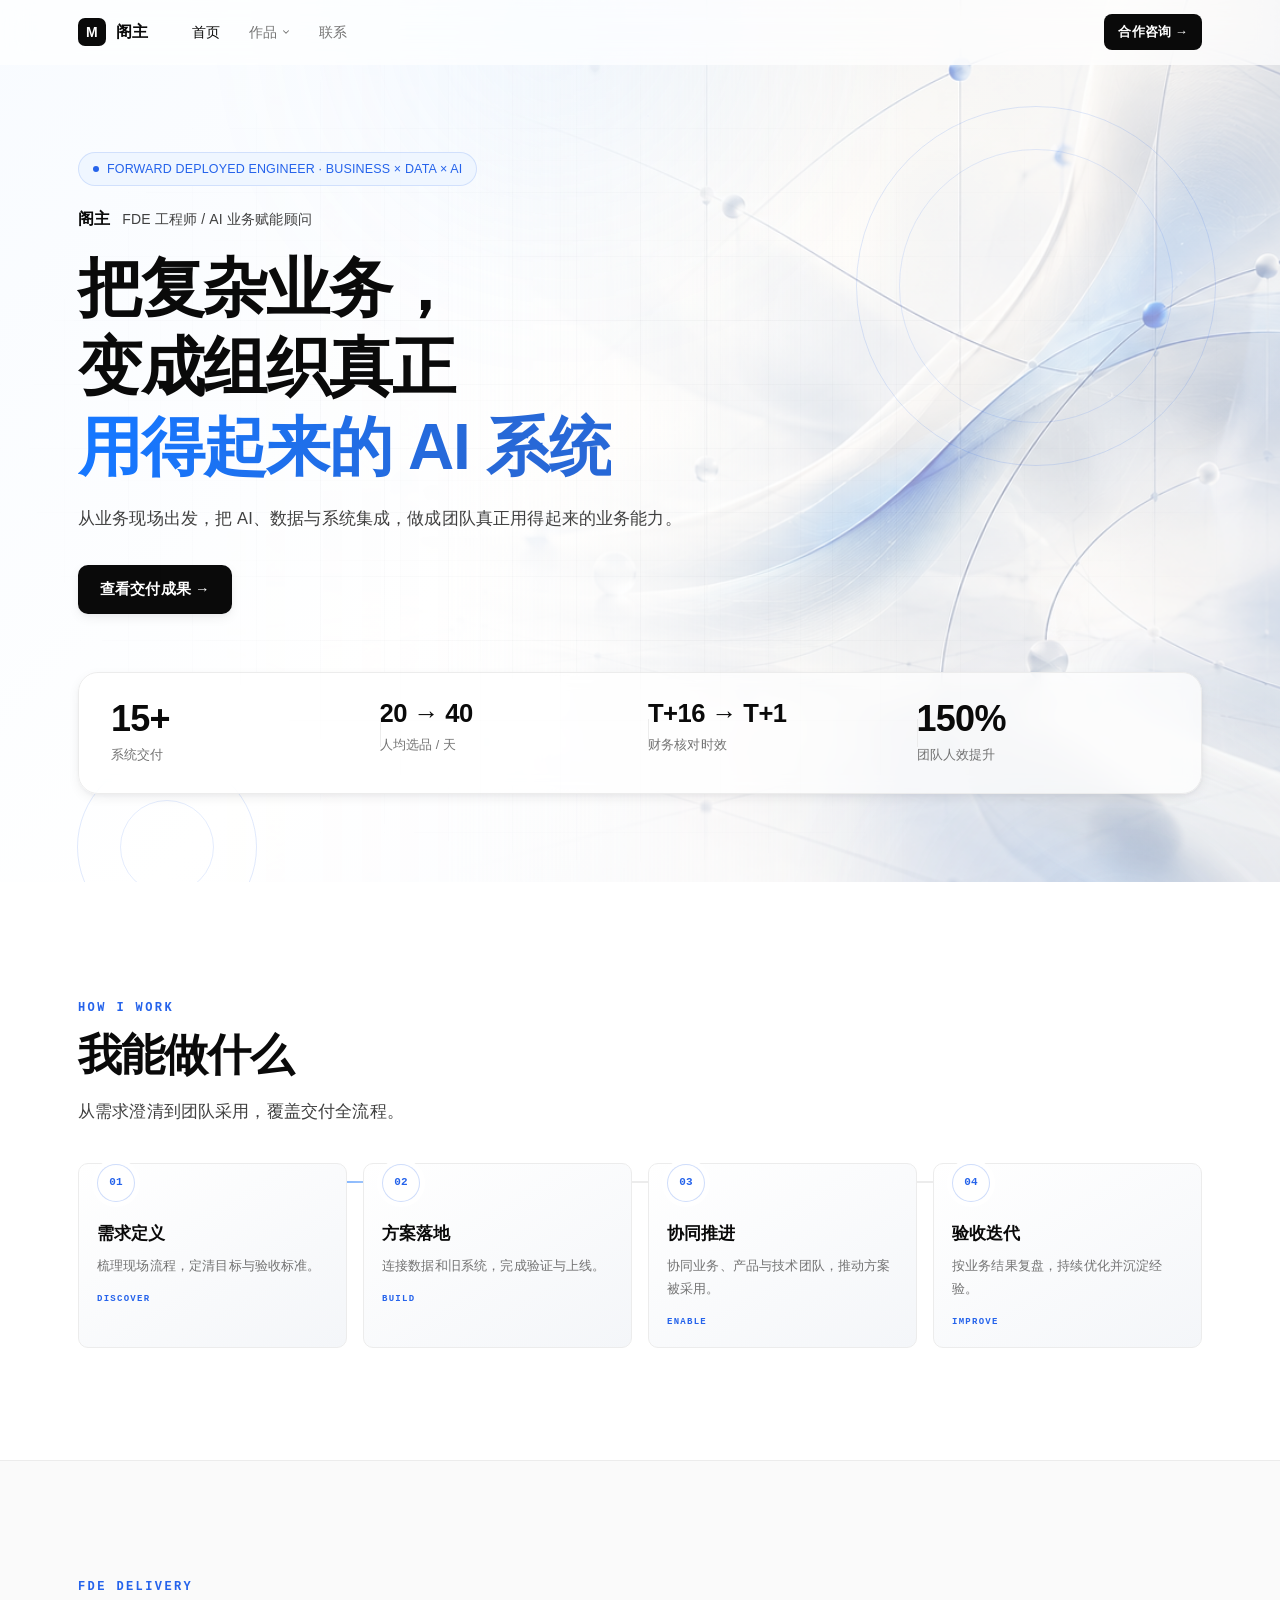
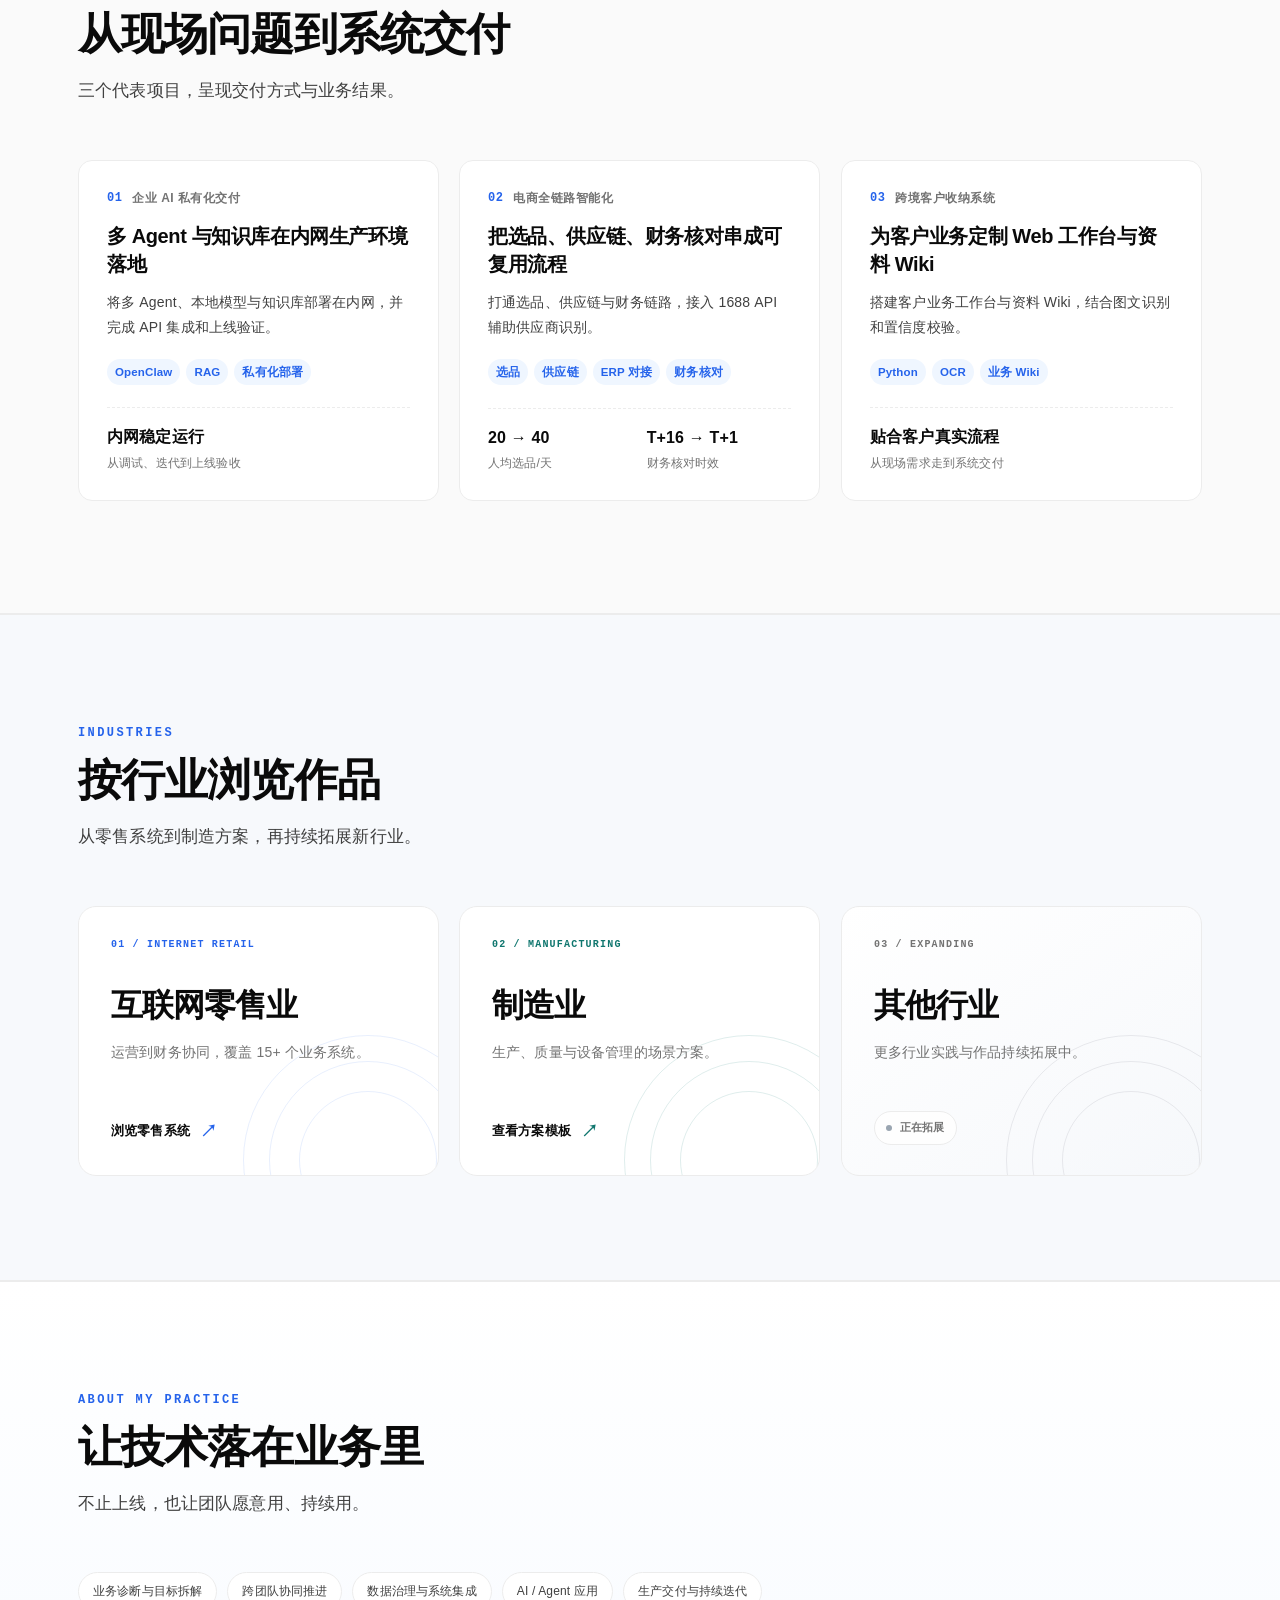
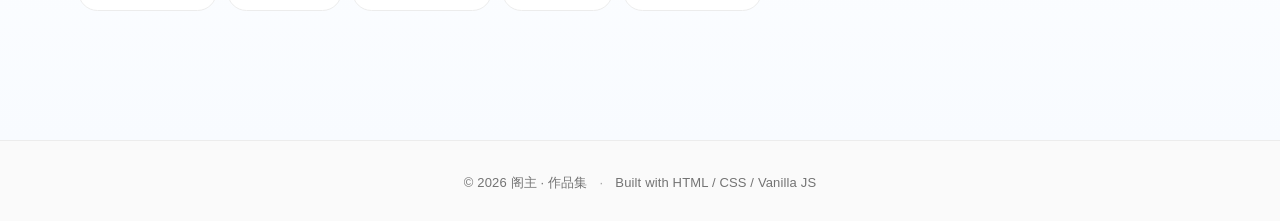
<file: index.html>
<!DOCTYPE html>
<html lang="zh-CN">
<head>
  <meta charset="UTF-8" />
  <meta name="viewport" content="width=device-width, initial-scale=1.0" />
  <title>阁主 · FDE 工程师 / AI 业务赋能顾问 · 作品集</title>
  <link rel="icon" type="image/svg+xml" href="assets/favicon.svg" />
  <meta name="description" content="阁主 · FDE 工程师 / AI 业务赋能顾问：从业务现场出发，把 AI、数据与系统集成做成团队用得起来的业务能力。" />
  <meta property="og:type" content="website" />
  <meta property="og:title" content="阁主 · FDE 工程师 / AI 业务赋能顾问 · 作品集" />
  <meta property="og:description" content="从业务诊断、数据治理到 Agent 构建、私有化部署与组织推广，交付可验证、可持续采用的企业 AI 系统。" />
  <meta property="og:image" content="assets/og-image.svg" />

  <link rel="stylesheet" href="assets/style.css?v=home-motion-20261005" />
</head>
<body data-page="index">

  <!-- HERO -->
  <section class="hero" id="hero">
    <div class="hero__bg" aria-hidden="true">
      <div class="hero__art"><img src="assets/hero-flow-atmosphere.png" alt="" width="1664" height="1024" fetchpriority="high" /></div>
      <div class="hero__grid"></div>
      <div class="hero__glow hero__glow--1"></div>
      <div class="hero__glow hero__glow--2"></div>
      <div class="hero__signal hero__signal--1"></div>
      <div class="hero__signal hero__signal--2"></div>
    </div>

    <div class="container hero__inner">
      <div class="hero__copy">
        <div class="hero__eyebrow">
          <span class="hero__dot"></span>
          <span>FORWARD DEPLOYED ENGINEER · BUSINESS × DATA × AI</span>
        </div>

        <div class="hero__identity" aria-label="个人职业身份">
          <strong>阁主</strong>
          <span>FDE 工程师 / AI 业务赋能顾问</span>
        </div>

        <h1 class="hero__title">
          <span class="hero__title-line">把复杂业务，</span>
          <span class="hero__title-line">变成组织真正</span>
          <span class="hero__title-line"><span class="hero__title-em">用得起来的 AI 系统</span></span>
        </h1>

        <p class="hero__sub">
          从业务现场出发，把 AI、数据与系统集成，做成团队真正用得起来的业务能力。
        </p>

        <div class="hero__cta">
          <a class="btn btn--primary" href="retail.html">查看交付成果 →</a>
        </div>
      </div>

      <ul class="hero__stats" aria-label="关键数据">
        <li class="hero__stat">
          <span class="hero__stat-num" data-count="15" data-suffix="+">0</span>
          <span class="hero__stat-label">系统交付</span>
        </li>
        <li class="hero__stat">
          <span class="hero__stat-num hero__stat-num--text">20 → 40</span>
          <span class="hero__stat-label">人均选品 / 天</span>
        </li>
        <li class="hero__stat">
          <span class="hero__stat-num hero__stat-num--text">T+16 → T+1</span>
          <span class="hero__stat-label">财务核对时效</span>
        </li>
        <li class="hero__stat">
          <span class="hero__stat-num" data-count="150" data-suffix="%">0</span>
          <span class="hero__stat-label">团队人效提升</span>
        </li>
      </ul>

    </div>
  </section>

  <section class="fde-model" id="fde-model">
    <div class="container">
      <header class="section__head" data-reveal>
        <span class="section__eyebrow">HOW I WORK</span>
        <h2 class="section__title">我能做什么</h2>
        <p class="section__desc">从需求澄清到团队采用，覆盖交付全流程。</p>
      </header>
      <div class="fde-model__flow" aria-label="FDE 项目交付的四个阶段">
        <div class="fde-model__track" aria-hidden="true"><span></span></div>
        <article class="fde-model__item" data-reveal="left">
          <span class="fde-model__num">01</span><h3>需求定义</h3>
          <p>梳理现场流程，定清目标与验收标准。</p>
          <small>DISCOVER</small>
        </article>
        <article class="fde-model__item" data-reveal>
          <span class="fde-model__num">02</span><h3>方案落地</h3>
          <p>连接数据和旧系统，完成验证与上线。</p>
          <small>BUILD</small>
        </article>
        <article class="fde-model__item" data-reveal>
          <span class="fde-model__num">03</span><h3>协同推进</h3>
          <p>协同业务、产品与技术团队，推动方案被采用。</p>
          <small>ENABLE</small>
        </article>
        <article class="fde-model__item" data-reveal="right">
          <span class="fde-model__num">04</span><h3>验收迭代</h3>
          <p>按业务结果复盘，持续优化并沉淀经验。</p>
          <small>IMPROVE</small>
        </article>
      </div>
    </div>
  </section>

  <!-- FDE 代表成果：补充简历中的量化交付，不替代现有作品集 -->
  <section class="fde-cases" id="featured-cases">
    <div class="container">
      <header class="section__head" data-reveal>
        <span class="section__eyebrow">FDE DELIVERY</span>
        <h2 class="section__title">从现场问题到系统交付</h2>
        <p class="section__desc">三个代表项目，呈现交付方式与业务结果。</p>
      </header>

      <div class="fde-cases__grid">
        <article class="fde-case" data-reveal="left">
          <div class="fde-case__meta"><span>01</span> 企业 AI 私有化交付</div>
          <h3>多 Agent 与知识库在内网生产环境落地</h3>
          <p>将多 Agent、本地模型与知识库部署在内网，并完成 API 集成和上线验证。</p>
          <ul class="fde-case__tags" aria-label="相关技术">
            <li>OpenClaw</li><li>RAG</li><li>私有化部署</li>
          </ul>
          <div class="fde-case__result"><strong>内网稳定运行</strong><span>从调试、迭代到上线验收</span></div>
        </article>

        <article class="fde-case" data-reveal="scale">
          <div class="fde-case__meta"><span>02</span> 电商全链路智能化</div>
          <h3>把选品、供应链、财务核对串成可复用流程</h3>
          <p>打通选品、供应链与财务链路，接入 1688 API 辅助供应商识别。</p>
          <ul class="fde-case__tags" aria-label="业务结果">
            <li>选品</li><li>供应链</li><li>ERP 对接</li><li>财务核对</li>
          </ul>
          <div class="fde-case__metrics">
            <div><strong>20 → 40</strong><span>人均选品/天</span></div>
            <div><strong>T+16 → T+1</strong><span>财务核对时效</span></div>
          </div>
        </article>

        <article class="fde-case" data-reveal="right">
          <div class="fde-case__meta"><span>03</span> 跨境客户收纳系统</div>
          <h3>为客户业务定制 Web 工作台与资料 Wiki</h3>
          <p>搭建客户业务工作台与资料 Wiki，结合图文识别和置信度校验。</p>
          <ul class="fde-case__tags" aria-label="相关技术">
            <li>Python</li><li>OCR</li><li>业务 Wiki</li>
          </ul>
          <div class="fde-case__result"><strong>贴合客户真实流程</strong><span>从现场需求走到系统交付</span></div>
        </article>
      </div>
    </div>
  </section>

  <!-- 行业作品入口 -->
  <section class="industries" id="industries">
    <div class="container">
      <header class="section__head" data-reveal>
        <span class="section__eyebrow">INDUSTRIES</span>
        <h2 class="section__title">按行业浏览作品</h2>
        <p class="section__desc">从零售系统到制造方案，再持续拓展新行业。</p>
      </header>

      <div class="industries__grid">
        <a class="industry-card industry-card--retail" href="retail.html" data-reveal="left">
          <span class="industry-card__meta">01 / INTERNET RETAIL</span>
          <h3>互联网零售业</h3>
          <p>运营到财务协同，覆盖 15+ 个业务系统。</p>
          <span class="industry-card__link">浏览零售系统 <span aria-hidden="true">↗</span></span>
          <i class="industry-card__orb" aria-hidden="true"></i>
        </a>
        <a class="industry-card industry-card--manufacturing" href="manufacturing.html" data-reveal="right">
          <span class="industry-card__meta">02 / MANUFACTURING</span>
          <h3>制造业</h3>
          <p>生产、质量与设备管理的场景方案。</p>
          <span class="industry-card__link">查看方案模板 <span aria-hidden="true">↗</span></span>
          <i class="industry-card__orb" aria-hidden="true"></i>
        </a>
        <article class="industry-card industry-card--upcoming" data-reveal aria-label="其他行业，正在拓展">
          <span class="industry-card__meta">03 / EXPANDING</span>
          <h3>其他行业</h3>
          <p>更多行业实践与作品持续拓展中。</p>
          <span class="industry-card__status">正在拓展</span>
          <i class="industry-card__orb" aria-hidden="true"></i>
        </article>
      </div>
    </div>
  </section>

  <!-- FDE 能力摘要 -->
  <section class="about" id="about">
    <div class="container">
      <header class="section__head" data-reveal>
        <span class="section__eyebrow">ABOUT MY PRACTICE</span>
        <h2 class="section__title">让技术落在业务里</h2>
        <p class="section__desc">不止上线，也让团队愿意用、持续用。</p>
      </header>
      <div class="about__signals" data-reveal>
        <span>业务诊断与目标拆解</span><span>跨团队协同推进</span><span>数据治理与系统集成</span><span>AI / Agent 应用</span><span>生产交付与持续迭代</span>
      </div>
    </div>
  </section>

  <script src="assets/header.js?v=industry-nav-20261005"></script>
  <script src="assets/nav.js"></script>
</body>
</html>
</file>
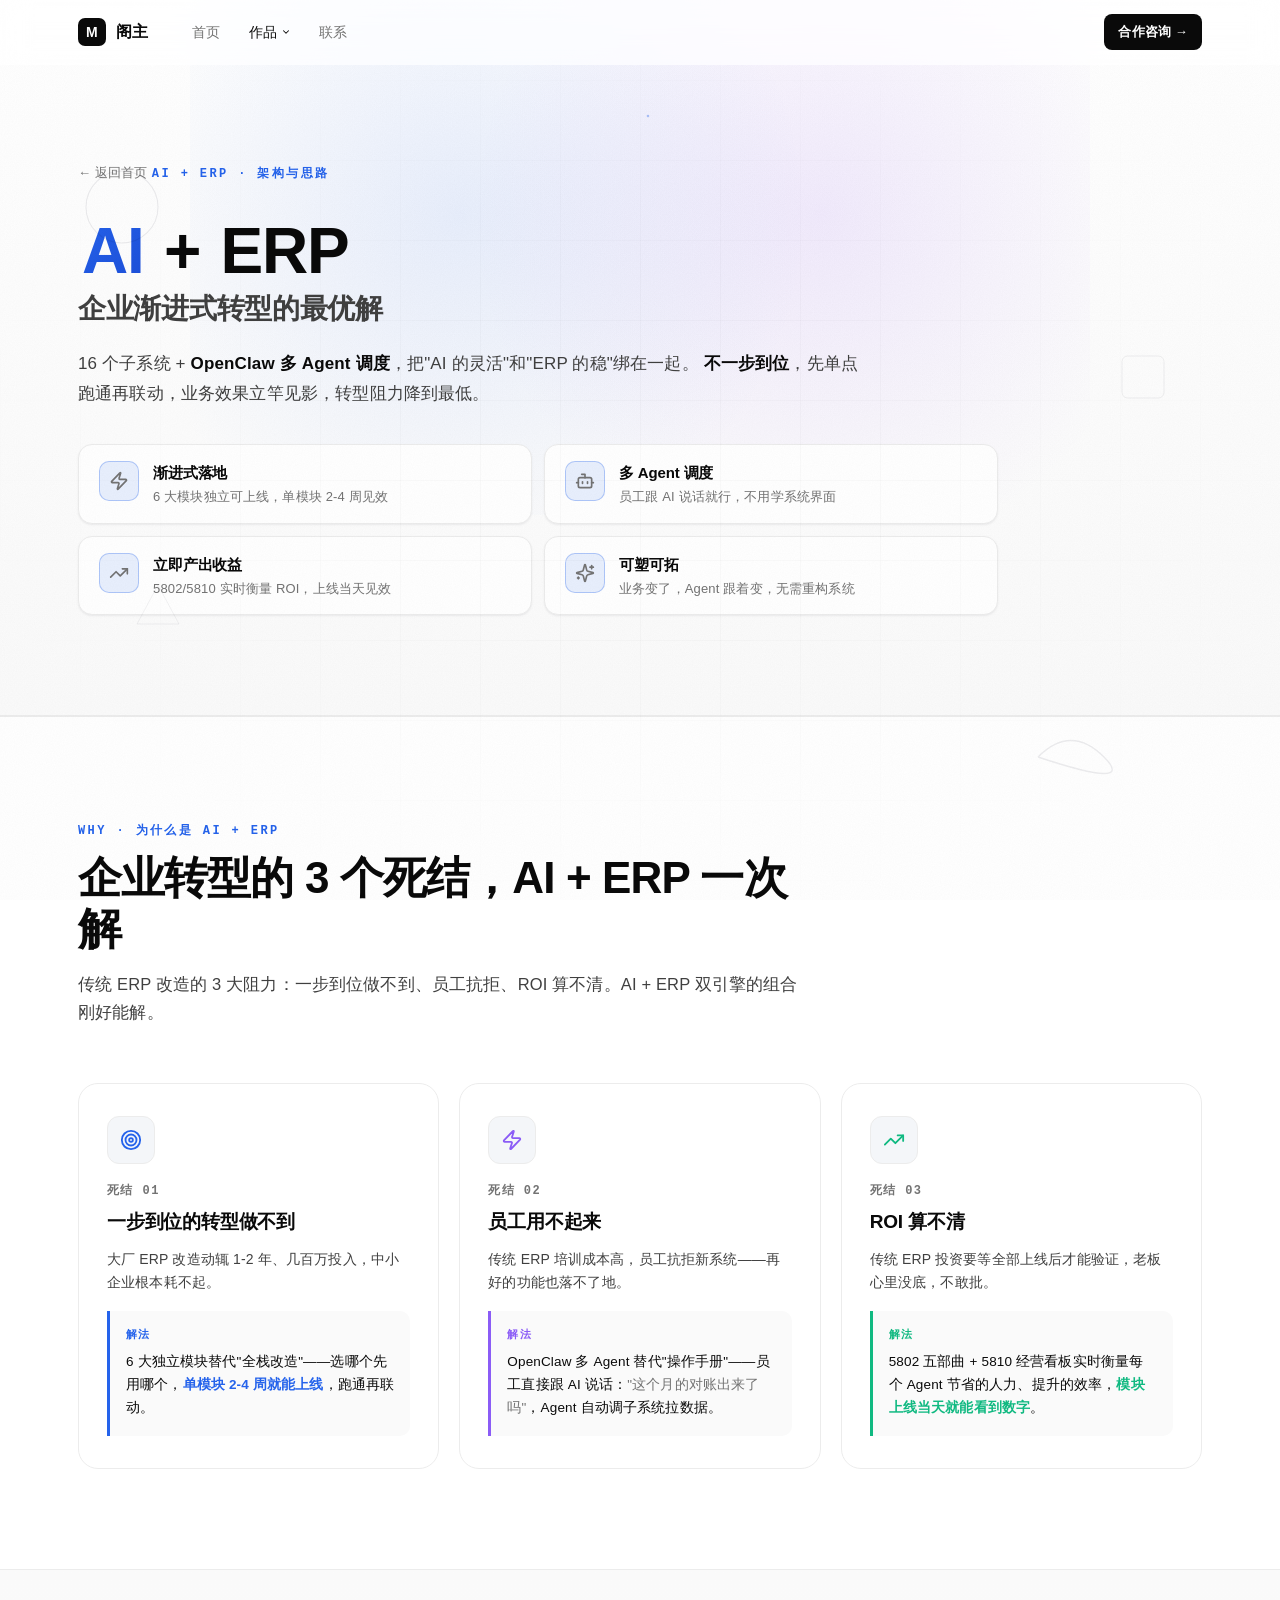
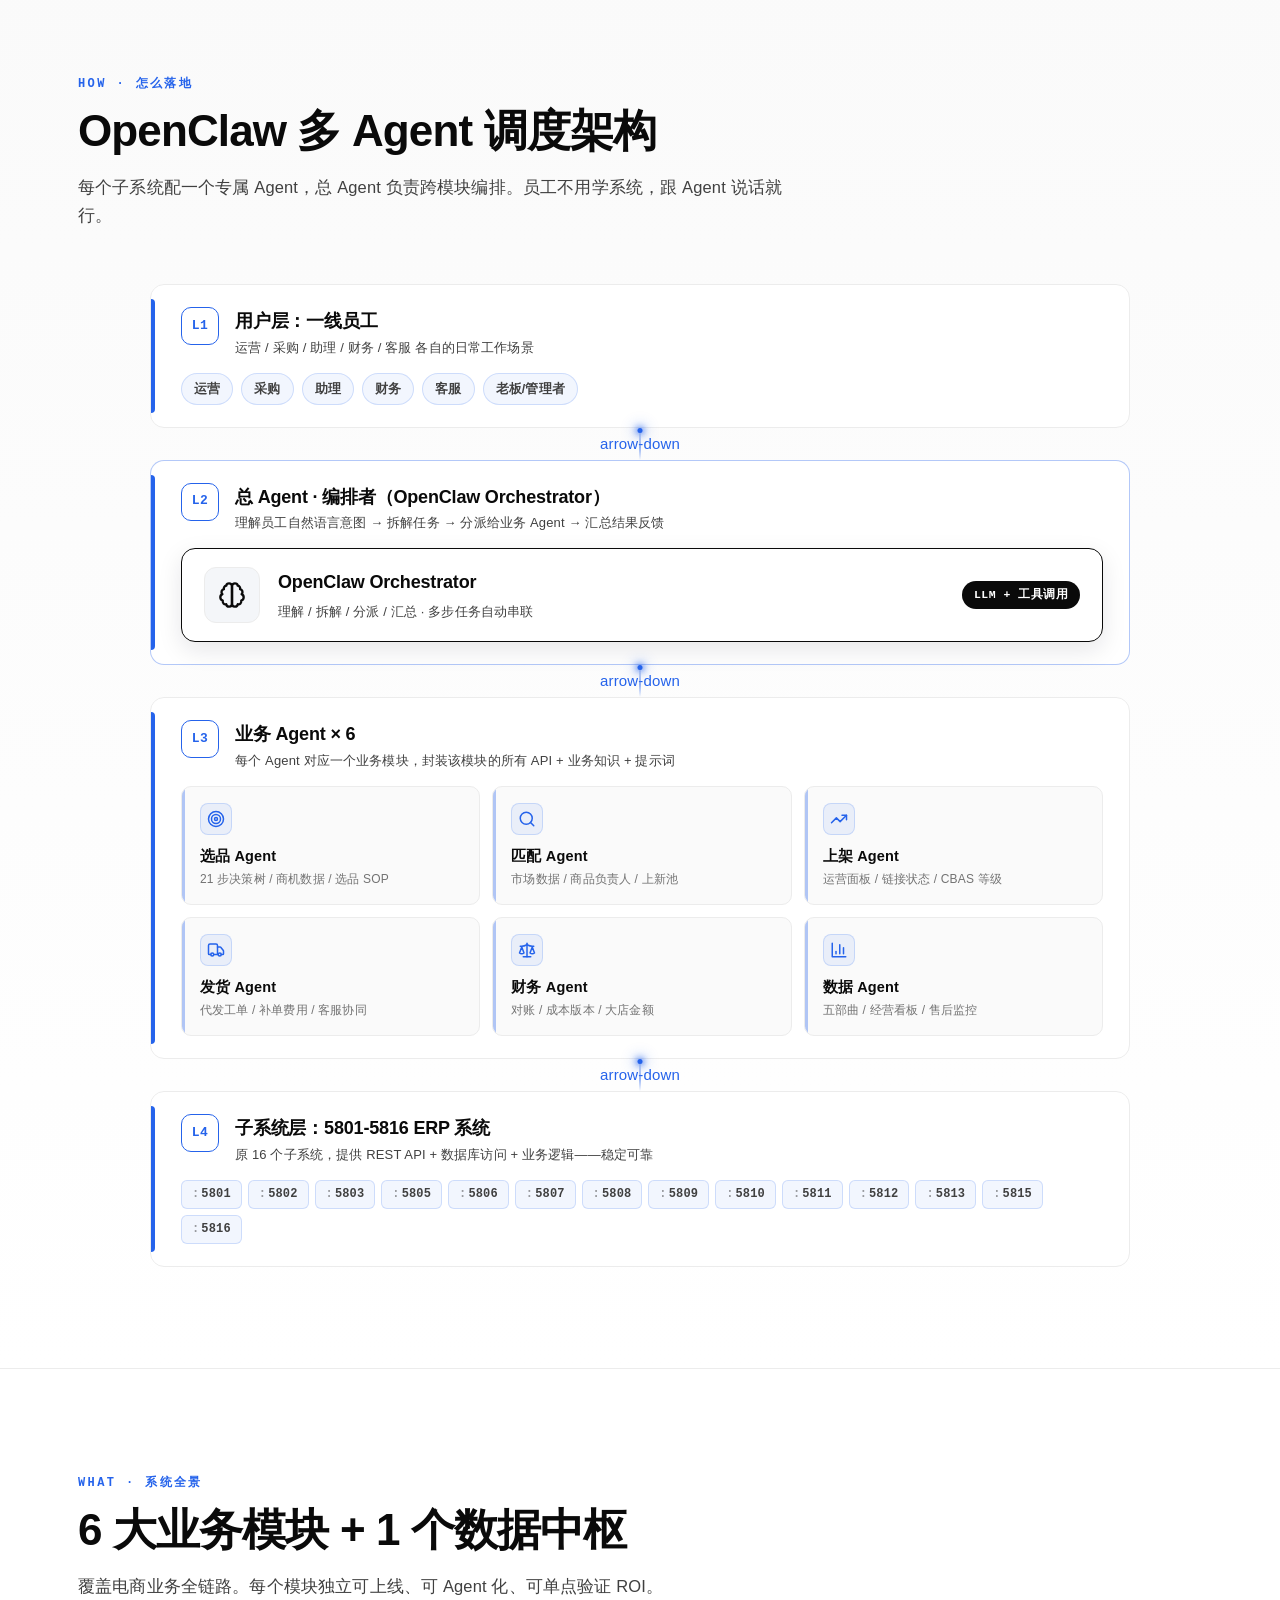
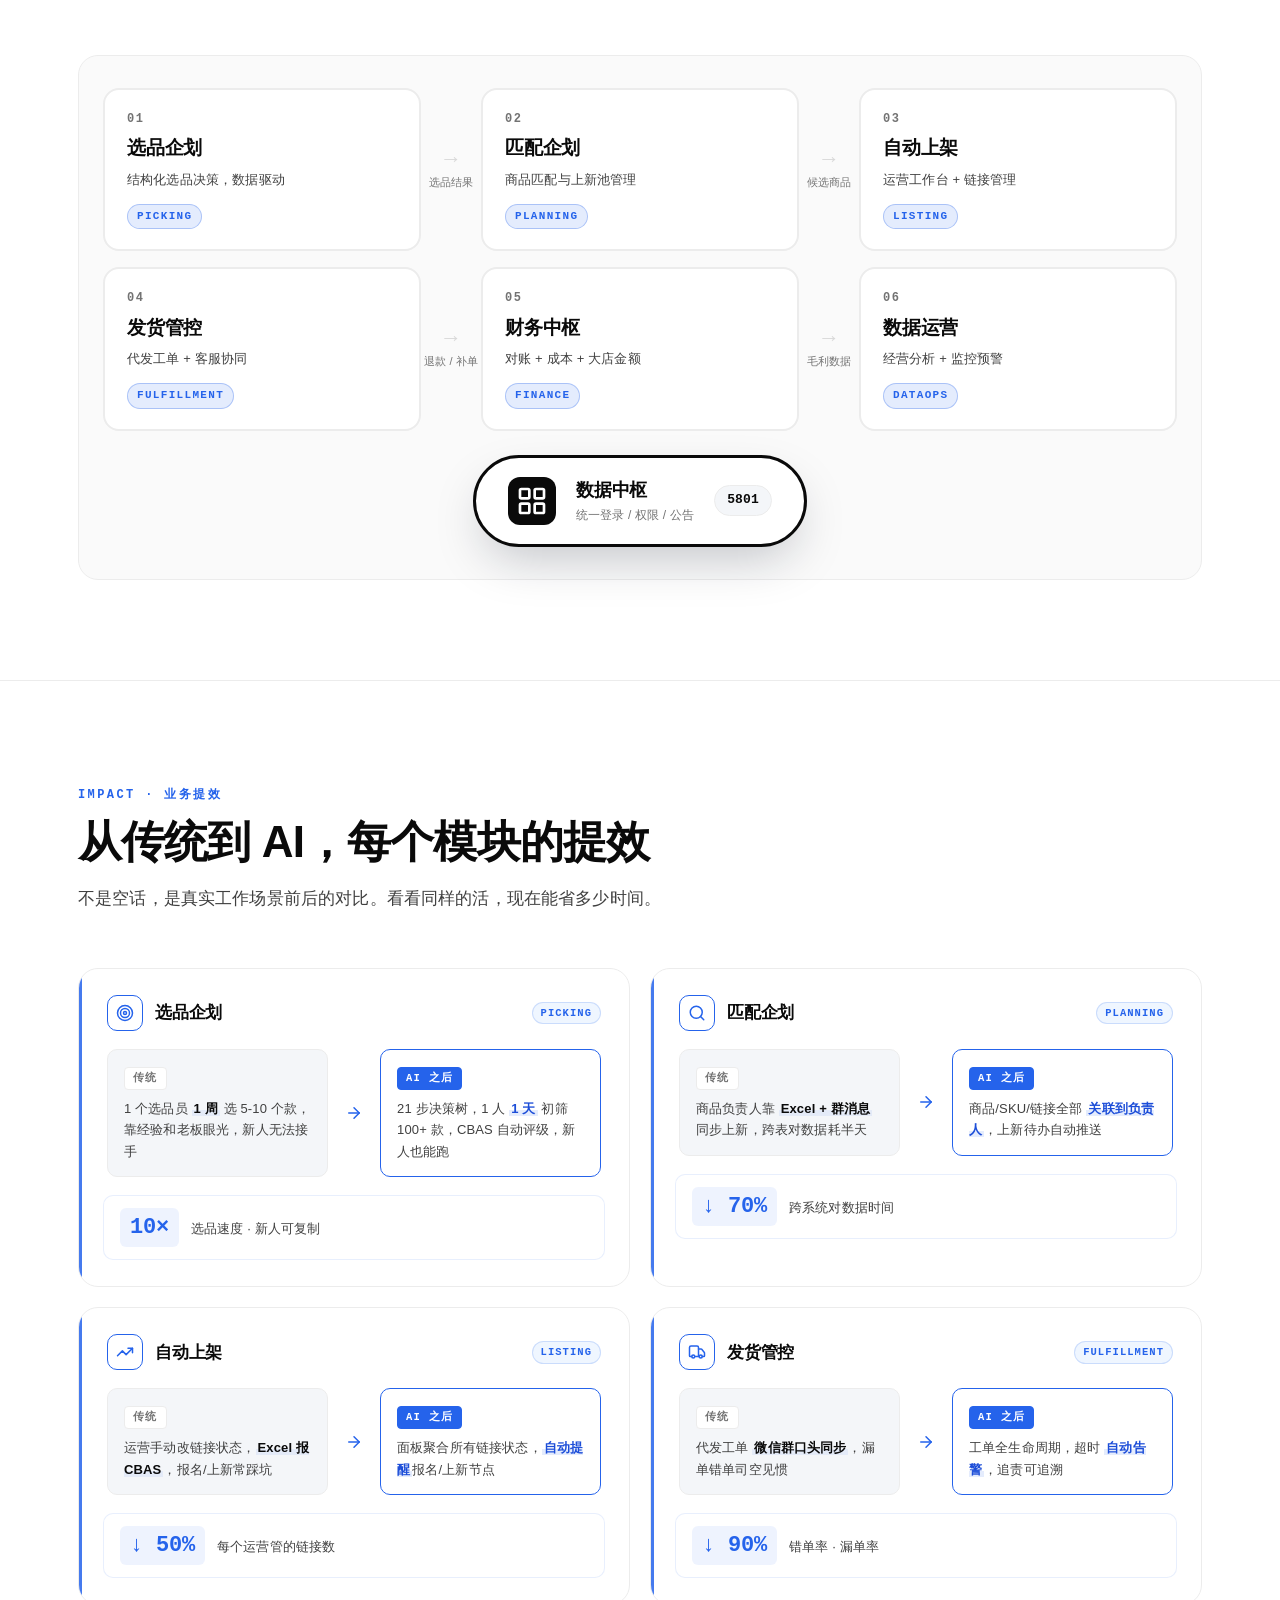
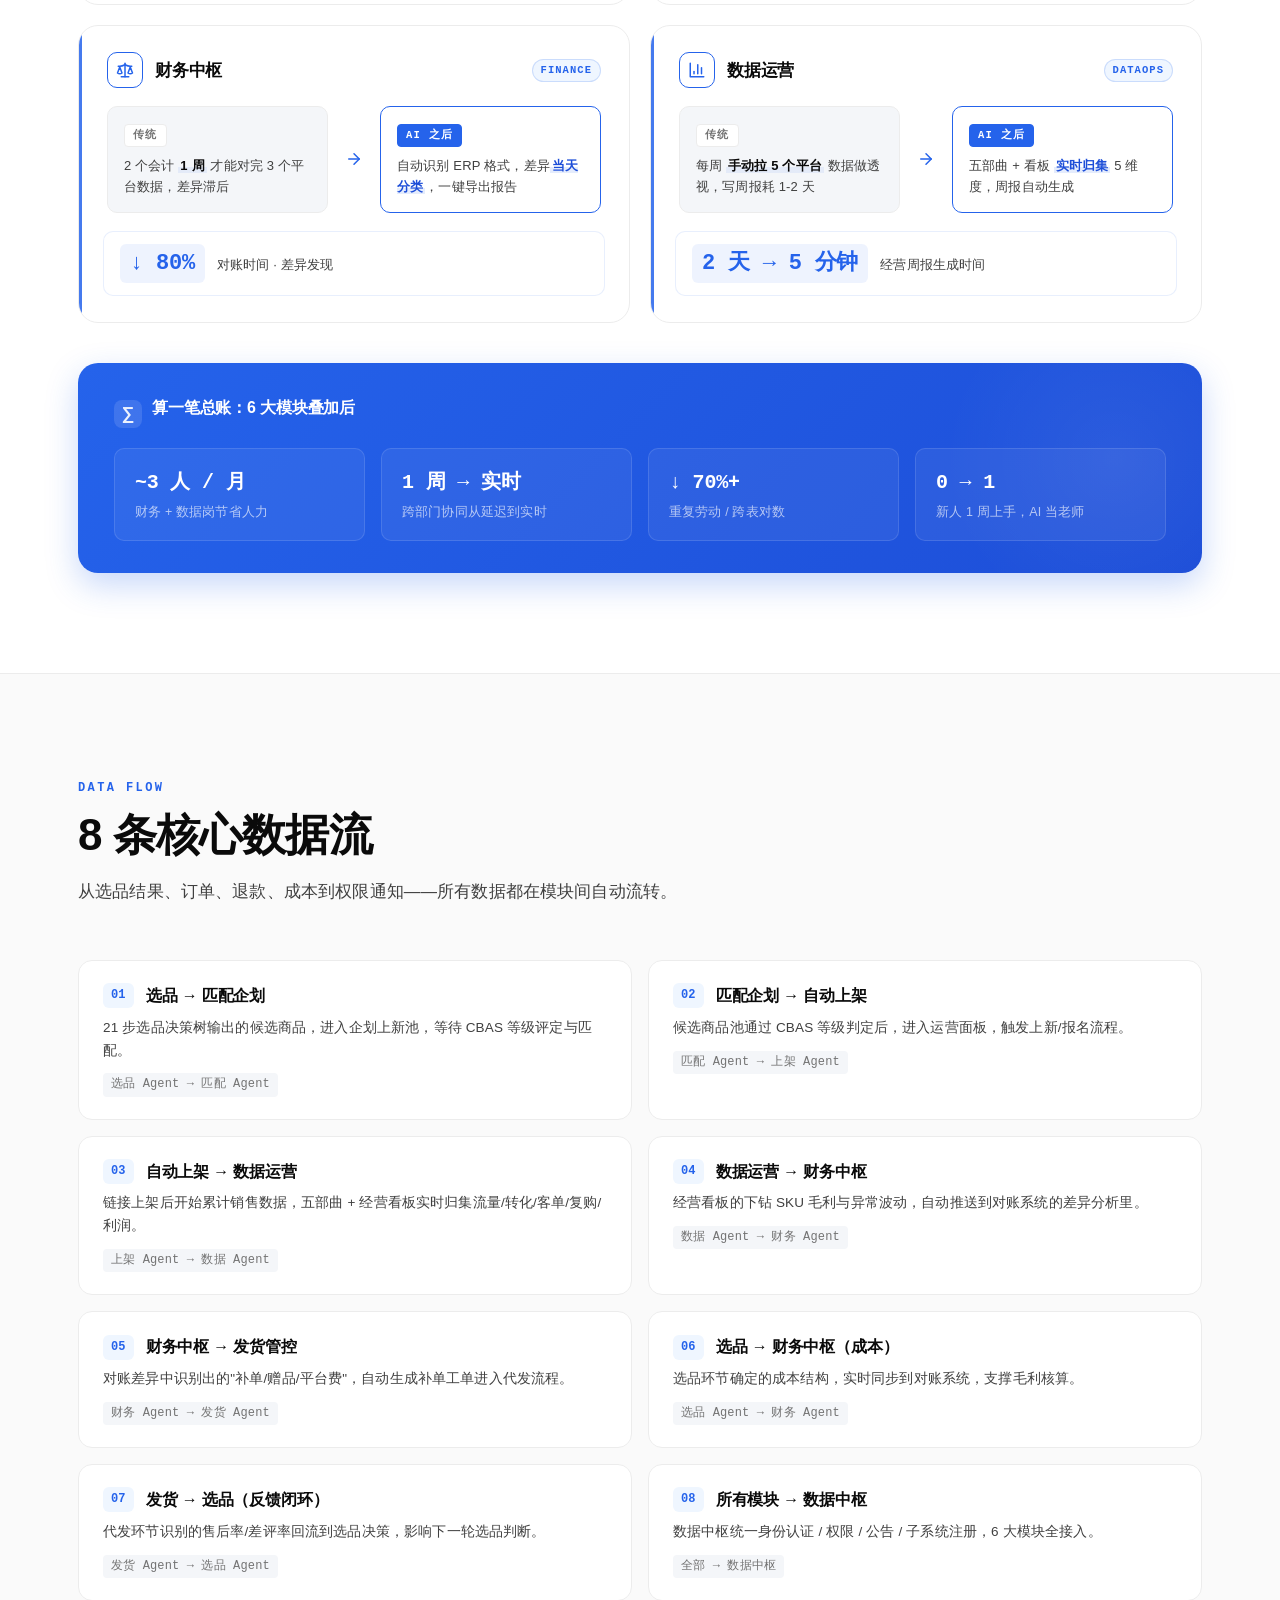
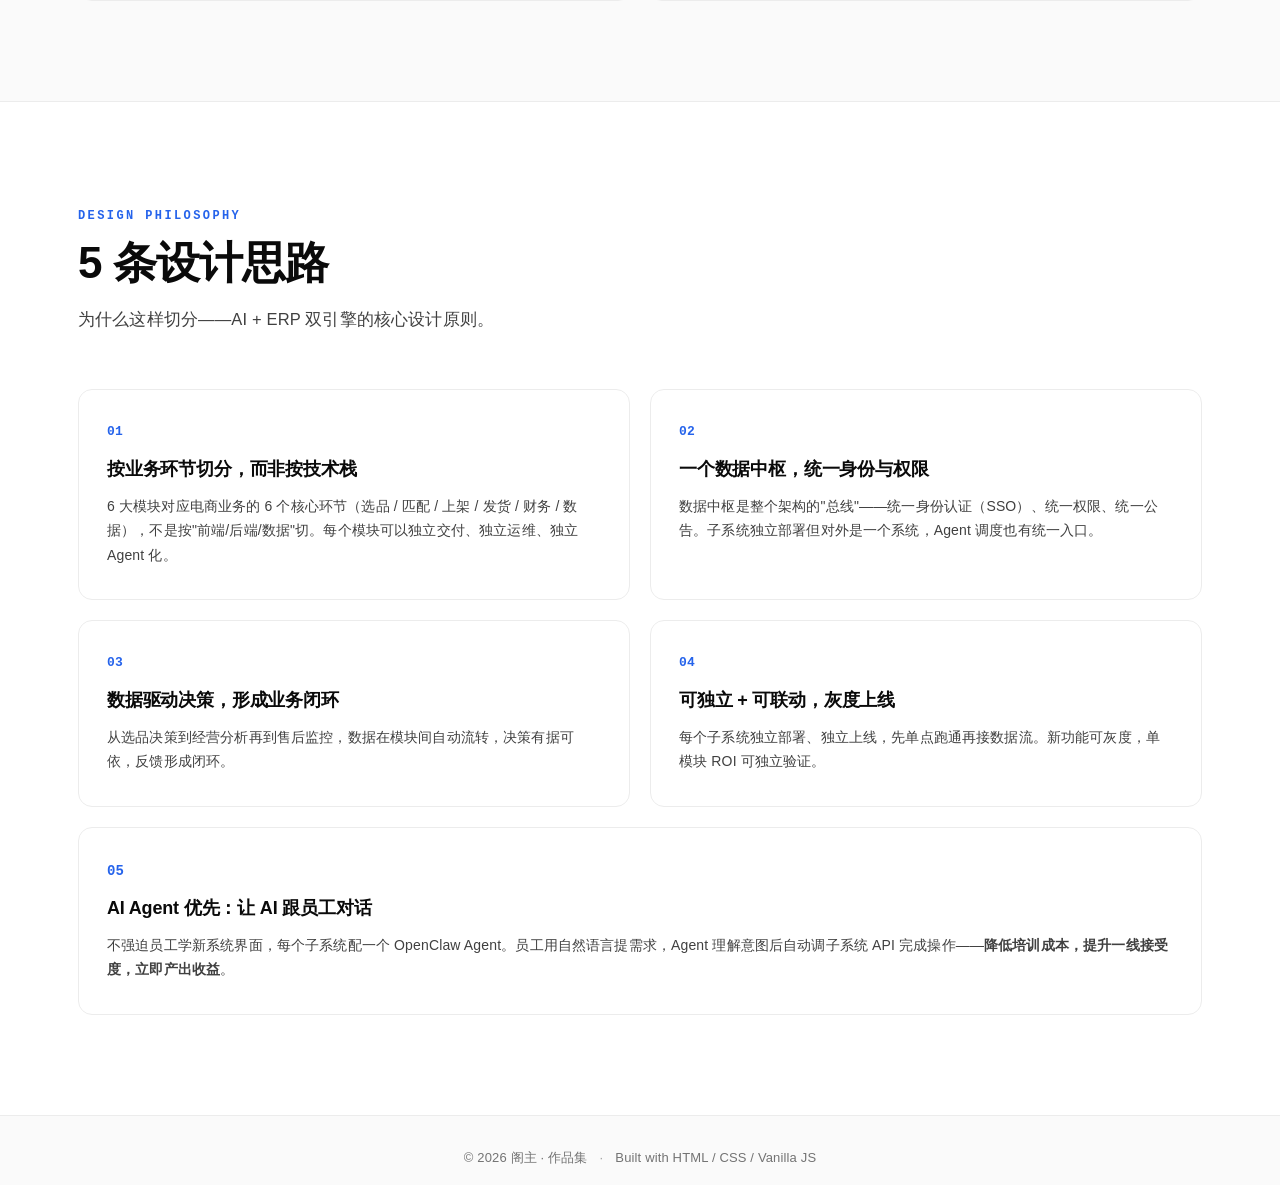
<file: architecture.html>
<!DOCTYPE html>
<html lang="zh-CN">
<head>
  <meta charset="UTF-8" />
  <meta name="viewport" content="width=device-width, initial-scale=1.0" />
  <title>作品架构 & 设计思路 · 阁主</title>
  <link rel="icon" type="image/svg+xml" href="assets/favicon.svg" />
  <meta name="description" content="16 个电商 ERP / AI 子系统 + OpenClaw 多 Agent 调度，AI + ERP 双引擎的企业渐进式转型方案。" />
  <meta property="og:type" content="website" />
  <meta property="og:title" content="作品架构 & 设计思路 · 阁主" />
  <meta property="og:description" content="16 个电商 ERP / AI 子系统 + OpenClaw 多 Agent 调度，AI + ERP 双引擎的企业渐进式转型方案。" />
  <meta property="og:image" content="assets/og-image.svg" />

  <link rel="stylesheet" href="assets/style.css?v=a71de00" />
</head>
<body data-page="architecture">

  <!-- ====== HERO (AI + ERP 双引擎) ====== -->
  <section class="arch-hero">
    <div class="container">
      <div class="arch-hero__inner" data-reveal>
        <a class="cat-hero__back" href="index.html">← 返回首页</a>
        <span class="section__eyebrow">AI + ERP · 架构与思路</span>
        <h1 class="arch-hero__title">
          <span class="arch-hero__title-ai">AI</span> + <span class="arch-hero__title-erp">ERP</span>
          <span class="arch-hero__title-sub">企业渐进式转型的最优解</span>
        </h1>
        <p class="arch-hero__sub">
          16 个子系统 + <strong>OpenClaw 多 Agent 调度</strong>，把"AI 的灵活"和"ERP 的稳"绑在一起。
          <strong>不一步到位</strong>，先单点跑通再联动，业务效果立竿见影，转型阻力降到最低。
        </p>
        <ul class="arch-hero__value">
          <li>
            <span class="arch-hero__value-icon" style="--c:#2563eb" data-icon="zap"></span>
            <div>
              <strong>渐进式落地</strong>
              <span>6 大模块独立可上线，单模块 2-4 周见效</span>
            </div>
          </li>
          <li>
            <span class="arch-hero__value-icon" style="--c:#2563eb" data-icon="bot"></span>
            <div>
              <strong>多 Agent 调度</strong>
              <span>员工跟 AI 说话就行，不用学系统界面</span>
            </div>
          </li>
          <li>
            <span class="arch-hero__value-icon" style="--c:#2563eb" data-icon="trending-up"></span>
            <div>
              <strong>立即产出收益</strong>
              <span>5802/5810 实时衡量 ROI，上线当天见效</span>
            </div>
          </li>
          <li>
            <span class="arch-hero__value-icon" style="--c:#2563eb" data-icon="sparkles"></span>
            <div>
              <strong>可塑可拓</strong>
              <span>业务变了，Agent 跟着变，无需重构系统</span>
            </div>
          </li>
        </ul>
      </div>
    </div>
  </section>

  <!-- ====== 核心理念 (Why): 3 大死结 ====== -->
  <section class="arch-why">
    <div class="container">
      <header class="section__head" data-reveal>
        <span class="section__eyebrow">WHY · 为什么是 AI + ERP</span>
        <h2 class="section__title">企业转型的 3 个死结，AI + ERP 一次解</h2>
        <p class="section__desc">传统 ERP 改造的 3 大阻力：一步到位做不到、员工抗拒、ROI 算不清。AI + ERP 双引擎的组合刚好能解。</p>
      </header>

      <div class="arch-why-grid" data-reveal>
        <article class="arch-why-card arch-why-card--blue">
          <div class="arch-why-card__icon" data-icon="target"></div>
          <div class="arch-why-card__num">死结 01</div>
          <h3>一步到位的转型做不到</h3>
          <p>大厂 ERP 改造动辄 1-2 年、几百万投入，中小企业根本耗不起。</p>
          <div class="arch-why-card__fix">
            <div class="arch-why-card__fix-label">解法</div>
            <p>6 大独立模块替代"全栈改造"——选哪个先用哪个，<strong>单模块 2-4 周就能上线</strong>，跑通再联动。</p>
          </div>
        </article>

        <article class="arch-why-card arch-why-card--purple">
          <div class="arch-why-card__icon" data-icon="zap"></div>
          <div class="arch-why-card__num">死结 02</div>
          <h3>员工用不起来</h3>
          <p>传统 ERP 培训成本高，员工抗拒新系统——再好的功能也落不了地。</p>
          <div class="arch-why-card__fix">
            <div class="arch-why-card__fix-label">解法</div>
            <p>OpenClaw 多 Agent 替代"操作手册"——员工直接跟 AI 说话：<em>"这个月的对账出来了吗"</em>，Agent 自动调子系统拉数据。</p>
          </div>
        </article>

        <article class="arch-why-card arch-why-card--green">
          <div class="arch-why-card__icon" data-icon="trending-up"></div>
          <div class="arch-why-card__num">死结 03</div>
          <h3>ROI 算不清</h3>
          <p>传统 ERP 投资要等全部上线后才能验证，老板心里没底，不敢批。</p>
          <div class="arch-why-card__fix">
            <div class="arch-why-card__fix-label">解法</div>
            <p>5802 五部曲 + 5810 经营看板实时衡量每个 Agent 节省的人力、提升的效率，<strong>模块上线当天就能看到数字</strong>。</p>
          </div>
        </article>
      </div>
    </div>
  </section>

  <!-- ====== OpenClaw 多 Agent 调度架构 (How) ====== -->
  <section class="arch-agents">
    <div class="container">
      <header class="section__head" data-reveal>
        <span class="section__eyebrow">HOW · 怎么落地</span>
        <h2 class="section__title">OpenClaw 多 Agent 调度架构</h2>
        <p class="section__desc">每个子系统配一个专属 Agent，总 Agent 负责跨模块编排。员工不用学系统，跟 Agent 说话就行。</p>
      </header>

      <div class="arch-agents-stack" data-reveal>
        <div class="arch-agents-layer arch-agents-layer--users">
          <div class="arch-agents-layer__head">
            <span class="arch-agents-layer__badge">L1</span>
            <div>
              <h3>用户层：一线员工</h3>
              <p>运营 / 采购 / 助理 / 财务 / 客服 各自的日常工作场景</p>
            </div>
          </div>
          <div class="arch-agents-chips">
            <span class="arch-agents-chip">运营</span>
            <span class="arch-agents-chip">采购</span>
            <span class="arch-agents-chip">助理</span>
            <span class="arch-agents-chip">财务</span>
            <span class="arch-agents-chip">客服</span>
            <span class="arch-agents-chip">老板/管理者</span>
          </div>
        </div>

        <div class="arch-agents-arrow" data-icon="arrow-down"></div>

        <div class="arch-agents-layer arch-agents-layer--orchestrator">
          <div class="arch-agents-layer__head">
            <span class="arch-agents-layer__badge arch-agents-layer__badge--hot">L2</span>
            <div>
              <h3>总 Agent · 编排者（OpenClaw Orchestrator）</h3>
              <p>理解员工自然语言意图 → 拆解任务 → 分派给业务 Agent → 汇总结果反馈</p>
            </div>
          </div>
          <div class="arch-agents-core">
            <div class="arch-agents-core__icon" data-icon="brain"></div>
            <div class="arch-agents-core__text">
              <strong>OpenClaw Orchestrator</strong>
              <span>理解 / 拆解 / 分派 / 汇总 · 多步任务自动串联</span>
            </div>
            <div class="arch-agents-core__tag">LLM + 工具调用</div>
          </div>
        </div>

        <div class="arch-agents-arrow" data-icon="arrow-down"></div>

        <div class="arch-agents-layer arch-agents-layer--biz">
          <div class="arch-agents-layer__head">
            <span class="arch-agents-layer__badge">L3</span>
            <div>
              <h3>业务 Agent × 6</h3>
              <p>每个 Agent 对应一个业务模块，封装该模块的所有 API + 业务知识 + 提示词</p>
            </div>
          </div>
          <div class="arch-agents-biz-grid">
            <div class="arch-agents-biz" data-biz="picking">
              <div class="arch-agents-biz__icon" data-icon="target"></div>
              <div class="arch-agents-biz__name">选品 Agent</div>
              <div class="arch-agents-biz__desc">21 步决策树 / 商机数据 / 选品 SOP</div>
            </div>
            <div class="arch-agents-biz" data-biz="planning">
              <div class="arch-agents-biz__icon" data-icon="search"></div>
              <div class="arch-agents-biz__name">匹配 Agent</div>
              <div class="arch-agents-biz__desc">市场数据 / 商品负责人 / 上新池</div>
            </div>
            <div class="arch-agents-biz" data-biz="listing">
              <div class="arch-agents-biz__icon" data-icon="trending-up"></div>
              <div class="arch-agents-biz__name">上架 Agent</div>
              <div class="arch-agents-biz__desc">运营面板 / 链接状态 / CBAS 等级</div>
            </div>
            <div class="arch-agents-biz" data-biz="fulfillment">
              <div class="arch-agents-biz__icon" data-icon="truck"></div>
              <div class="arch-agents-biz__name">发货 Agent</div>
              <div class="arch-agents-biz__desc">代发工单 / 补单费用 / 客服协同</div>
            </div>
            <div class="arch-agents-biz" data-biz="finance">
              <div class="arch-agents-biz__icon" data-icon="scale"></div>
              <div class="arch-agents-biz__name">财务 Agent</div>
              <div class="arch-agents-biz__desc">对账 / 成本版本 / 大店金额</div>
            </div>
            <div class="arch-agents-biz" data-biz="dataops">
              <div class="arch-agents-biz__icon" data-icon="bar-chart-3"></div>
              <div class="arch-agents-biz__name">数据 Agent</div>
              <div class="arch-agents-biz__desc">五部曲 / 经营看板 / 售后监控</div>
            </div>
          </div>
        </div>

        <div class="arch-agents-arrow" data-icon="arrow-down"></div>

        <div class="arch-agents-layer arch-agents-layer--subs">
          <div class="arch-agents-layer__head">
            <span class="arch-agents-layer__badge arch-agents-layer__badge--solid">L4</span>
            <div>
              <h3>子系统层：5801-5816 ERP 系统</h3>
              <p>原 16 个子系统，提供 REST API + 数据库访问 + 业务逻辑——稳定可靠</p>
            </div>
          </div>
          <div class="arch-agents-subs">
            <code>5801</code><code>5802</code><code>5803</code><code>5805</code><code>5806</code><code>5807</code><code>5808</code><code>5809</code><code>5810</code><code>5811</code><code>5812</code><code>5813</code><code>5815</code><code>5816</code>
          </div>
        </div>
      </div>
    </div>
  </section>

  <!-- ====== 系统全景图 (What): 6 模块 + 1 中枢 (简化版) ====== -->
  <section class="arch-diagram-section">
    <div class="container">
      <header class="section__head" data-reveal>
        <span class="section__eyebrow">WHAT · 系统全景</span>
        <h2 class="section__title">6 大业务模块 + 1 个数据中枢</h2>
        <p class="section__desc">覆盖电商业务全链路。每个模块独立可上线、可 Agent 化、可单点验证 ROI。</p>
      </header>

      <div class="arch-canvas" id="archCanvas" data-reveal>
        <article class="arch-node" data-node="picking" data-flow-keys="1,6,7,8" style="grid-area: 1 / 1">
          <div class="arch-node__num">01</div>
          <h3 class="arch-node__title">选品企划</h3>
          <p class="arch-node__desc">结构化选品决策，数据驱动</p>
          <div class="arch-node__tag" style="--c: #2563eb">PICKING</div>
        </article>

        <div class="arch-flow" data-flow-keys="1" style="grid-area: 1 / 2">
          <span class="arch-flow__icon">→</span>
          <span class="arch-flow__label">选品结果</span>
        </div>

        <article class="arch-node" data-node="planning" data-flow-keys="1,2,8" style="grid-area: 1 / 3">
          <div class="arch-node__num">02</div>
          <h3 class="arch-node__title">匹配企划</h3>
          <p class="arch-node__desc">商品匹配与上新池管理</p>
          <div class="arch-node__tag" style="--c: #2563eb">PLANNING</div>
        </article>

        <div class="arch-flow" data-flow-keys="2" style="grid-area: 1 / 4">
          <span class="arch-flow__icon">→</span>
          <span class="arch-flow__label">候选商品</span>
        </div>

        <article class="arch-node" data-node="listing" data-flow-keys="2,3,8" style="grid-area: 1 / 5">
          <div class="arch-node__num">03</div>
          <h3 class="arch-node__title">自动上架</h3>
          <p class="arch-node__desc">运营工作台 + 链接管理</p>
          <div class="arch-node__tag" style="--c: #2563eb">LISTING</div>
        </article>

        <article class="arch-node" data-node="fulfillment" data-flow-keys="5,7,8" style="grid-area: 2 / 1">
          <div class="arch-node__num">04</div>
          <h3 class="arch-node__title">发货管控</h3>
          <p class="arch-node__desc">代发工单 + 客服协同</p>
          <div class="arch-node__tag" style="--c: #2563eb">FULFILLMENT</div>
        </article>

        <div class="arch-flow" data-flow-keys="5" style="grid-area: 2 / 2">
          <span class="arch-flow__icon">→</span>
          <span class="arch-flow__label">退款 / 补单</span>
        </div>

        <article class="arch-node" data-node="finance" data-flow-keys="4,5,6,8" style="grid-area: 2 / 3">
          <div class="arch-node__num">05</div>
          <h3 class="arch-node__title">财务中枢</h3>
          <p class="arch-node__desc">对账 + 成本 + 大店金额</p>
          <div class="arch-node__tag" style="--c: #2563eb">FINANCE</div>
        </article>

        <div class="arch-flow" data-flow-keys="4" style="grid-area: 2 / 4">
          <span class="arch-flow__icon">→</span>
          <span class="arch-flow__label">毛利数据</span>
        </div>

        <article class="arch-node" data-node="dataops" data-flow-keys="3,4,8" style="grid-area: 2 / 5">
          <div class="arch-node__num">06</div>
          <h3 class="arch-node__title">数据运营</h3>
          <p class="arch-node__desc">经营分析 + 监控预警</p>
          <div class="arch-node__tag" style="--c: #2563eb">DATAOPS</div>
        </article>

        <div class="arch-center" data-node="center" data-flow-keys="8" style="grid-area: 3 / 1 / 3 / 6">
          <div class="arch-center__core">
            <div class="arch-center__icon">
              <svg width="32" height="32" viewBox="0 0 24 24" fill="none" stroke="currentColor" stroke-width="2" stroke-linecap="round" stroke-linejoin="round">
                <rect width="7" height="7" x="3" y="3" rx="1"/><rect width="7" height="7" x="14" y="3" rx="1"/><rect width="7" height="7" x="14" y="14" rx="1"/><rect width="7" height="7" x="3" y="14" rx="1"/>
              </svg>
            </div>
            <div class="arch-center__text">
              <div class="arch-center__label">数据中枢</div>
              <div class="arch-center__sub">统一登录 / 权限 / 公告</div>
            </div>
            <div class="arch-center__port">5801</div>
          </div>
        </div>
      </div>
    </div>
  </section>

  <!-- ====== 业务提效 (Impact): 6 模块提效对比 ====== -->
  <section class="arch-impact">
    <div class="container">
      <header class="section__head" data-reveal>
        <span class="section__eyebrow">IMPACT · 业务提效</span>
        <h2 class="section__title">从传统到 AI，每个模块的提效</h2>
        <p class="section__desc">不是空话，是真实工作场景前后的对比。看看同样的活，现在能省多少时间。</p>
      </header>

      <div class="arch-impact-grid" data-reveal>
        <article class="arch-impact-card" data-biz="picking">
          <div class="arch-impact-card__head">
            <div class="arch-impact-card__icon" data-icon="target"></div>
            <h3>选品企划</h3>
            <span class="arch-impact-card__tag">PICKING</span>
          </div>
          <div class="arch-impact-card__compare">
            <div class="arch-impact-card__before">
              <div class="arch-impact-card__label">传统</div>
              <p>1 个选品员 <strong>1 周</strong> 选 5-10 个款，靠经验和老板眼光，新人无法接手</p>
            </div>
            <div class="arch-impact-card__arrow" data-icon="arrow-right"></div>
            <div class="arch-impact-card__after">
              <div class="arch-impact-card__label arch-impact-card__label--ok">AI 之后</div>
              <p>21 步决策树，1 人 <strong>1 天</strong> 初筛 100+ 款，CBAS 自动评级，新人也能跑</p>
            </div>
          </div>
          <div class="arch-impact-card__metric">
            <strong>10×</strong>
            <span>选品速度 · 新人可复制</span>
          </div>
        </article>

        <article class="arch-impact-card" data-biz="planning">
          <div class="arch-impact-card__head">
            <div class="arch-impact-card__icon" data-icon="search"></div>
            <h3>匹配企划</h3>
            <span class="arch-impact-card__tag">PLANNING</span>
          </div>
          <div class="arch-impact-card__compare">
            <div class="arch-impact-card__before">
              <div class="arch-impact-card__label">传统</div>
              <p>商品负责人靠 <strong>Excel + 群消息</strong> 同步上新，跨表对数据耗半天</p>
            </div>
            <div class="arch-impact-card__arrow" data-icon="arrow-right"></div>
            <div class="arch-impact-card__after">
              <div class="arch-impact-card__label arch-impact-card__label--ok">AI 之后</div>
              <p>商品/SKU/链接全部 <strong>关联到负责人</strong>，上新待办自动推送</p>
            </div>
          </div>
          <div class="arch-impact-card__metric">
            <strong>↓ 70%</strong>
            <span>跨系统对数据时间</span>
          </div>
        </article>

        <article class="arch-impact-card" data-biz="listing">
          <div class="arch-impact-card__head">
            <div class="arch-impact-card__icon" data-icon="trending-up"></div>
            <h3>自动上架</h3>
            <span class="arch-impact-card__tag">LISTING</span>
          </div>
          <div class="arch-impact-card__compare">
            <div class="arch-impact-card__before">
              <div class="arch-impact-card__label">传统</div>
              <p>运营手动改链接状态，<strong>Excel 报 CBAS</strong>，报名/上新常踩坑</p>
            </div>
            <div class="arch-impact-card__arrow" data-icon="arrow-right"></div>
            <div class="arch-impact-card__after">
              <div class="arch-impact-card__label arch-impact-card__label--ok">AI 之后</div>
              <p>面板聚合所有链接状态，<strong>自动提醒</strong>报名/上新节点</p>
            </div>
          </div>
          <div class="arch-impact-card__metric">
            <strong>↓ 50%</strong>
            <span>每个运营管的链接数</span>
          </div>
        </article>

        <article class="arch-impact-card" data-biz="fulfillment">
          <div class="arch-impact-card__head">
            <div class="arch-impact-card__icon" data-icon="truck"></div>
            <h3>发货管控</h3>
            <span class="arch-impact-card__tag">FULFILLMENT</span>
          </div>
          <div class="arch-impact-card__compare">
            <div class="arch-impact-card__before">
              <div class="arch-impact-card__label">传统</div>
              <p>代发工单 <strong>微信群口头同步</strong>，漏单错单司空见惯</p>
            </div>
            <div class="arch-impact-card__arrow" data-icon="arrow-right"></div>
            <div class="arch-impact-card__after">
              <div class="arch-impact-card__label arch-impact-card__label--ok">AI 之后</div>
              <p>工单全生命周期，超时 <strong>自动告警</strong>，追责可追溯</p>
            </div>
          </div>
          <div class="arch-impact-card__metric">
            <strong>↓ 90%</strong>
            <span>错单率 · 漏单率</span>
          </div>
        </article>

        <article class="arch-impact-card" data-biz="finance">
          <div class="arch-impact-card__head">
            <div class="arch-impact-card__icon" data-icon="scale"></div>
            <h3>财务中枢</h3>
            <span class="arch-impact-card__tag">FINANCE</span>
          </div>
          <div class="arch-impact-card__compare">
            <div class="arch-impact-card__before">
              <div class="arch-impact-card__label">传统</div>
              <p>2 个会计 <strong>1 周</strong> 才能对完 3 个平台数据，差异滞后</p>
            </div>
            <div class="arch-impact-card__arrow" data-icon="arrow-right"></div>
            <div class="arch-impact-card__after">
              <div class="arch-impact-card__label arch-impact-card__label--ok">AI 之后</div>
              <p>自动识别 ERP 格式，差异<strong>当天分类</strong>，一键导出报告</p>
            </div>
          </div>
          <div class="arch-impact-card__metric">
            <strong>↓ 80%</strong>
            <span>对账时间 · 差异发现</span>
          </div>
        </article>

        <article class="arch-impact-card" data-biz="dataops">
          <div class="arch-impact-card__head">
            <div class="arch-impact-card__icon" data-icon="bar-chart-3"></div>
            <h3>数据运营</h3>
            <span class="arch-impact-card__tag">DATAOPS</span>
          </div>
          <div class="arch-impact-card__compare">
            <div class="arch-impact-card__before">
              <div class="arch-impact-card__label">传统</div>
              <p>每周 <strong>手动拉 5 个平台</strong> 数据做透视，写周报耗 1-2 天</p>
            </div>
            <div class="arch-impact-card__arrow" data-icon="arrow-right"></div>
            <div class="arch-impact-card__after">
              <div class="arch-impact-card__label arch-impact-card__label--ok">AI 之后</div>
              <p>五部曲 + 看板 <strong>实时归集</strong> 5 维度，周报自动生成</p>
            </div>
          </div>
          <div class="arch-impact-card__metric">
            <strong>2 天 → 5 分钟</strong>
            <span>经营周报生成时间</span>
          </div>
        </article>
      </div>

      <div class="arch-impact-sum" data-reveal>
        <div class="arch-impact-sum__title">算一笔总账：6 大模块叠加后</div>
        <div class="arch-impact-sum__grid">
          <div class="arch-impact-sum__item">
            <strong>~3 人 / 月</strong>
            <span>财务 + 数据岗节省人力</span>
          </div>
          <div class="arch-impact-sum__item">
            <strong>1 周 → 实时</strong>
            <span>跨部门协同从延迟到实时</span>
          </div>
          <div class="arch-impact-sum__item">
            <strong>↓ 70%+</strong>
            <span>重复劳动 / 跨表对数</span>
          </div>
          <div class="arch-impact-sum__item">
            <strong>0 → 1</strong>
            <span>新人 1 周上手，AI 当老师</span>
          </div>
        </div>
      </div>
    </div>
  </section>

  <!-- ====== 8 条数据流 ====== -->
  <section class="arch-flows-section">
    <div class="container">
      <header class="section__head" data-reveal>
        <span class="section__eyebrow">DATA FLOW</span>
        <h2 class="section__title">8 条核心数据流</h2>
        <p class="section__desc">从选品结果、订单、退款、成本到权限通知——所有数据都在模块间自动流转。</p>
      </header>

      <div class="arch-flow-list" data-reveal>
        <article class="arch-flow-card" data-flow="1">
          <div class="arch-flow-card__head">
            <span class="arch-flow-card__num">01</span>
            <h3>选品 → 匹配企划</h3>
          </div>
          <p>21 步选品决策树输出的候选商品，进入企划上新池，等待 CBAS 等级评定与匹配。</p>
          <code>选品 Agent → 匹配 Agent</code>
        </article>

        <article class="arch-flow-card" data-flow="2">
          <div class="arch-flow-card__head">
            <span class="arch-flow-card__num">02</span>
            <h3>匹配企划 → 自动上架</h3>
          </div>
          <p>候选商品池通过 CBAS 等级判定后，进入运营面板，触发上新/报名流程。</p>
          <code>匹配 Agent → 上架 Agent</code>
        </article>

        <article class="arch-flow-card" data-flow="3">
          <div class="arch-flow-card__head">
            <span class="arch-flow-card__num">03</span>
            <h3>自动上架 → 数据运营</h3>
          </div>
          <p>链接上架后开始累计销售数据，五部曲 + 经营看板实时归集流量/转化/客单/复购/利润。</p>
          <code>上架 Agent → 数据 Agent</code>
        </article>

        <article class="arch-flow-card" data-flow="4">
          <div class="arch-flow-card__head">
            <span class="arch-flow-card__num">04</span>
            <h3>数据运营 → 财务中枢</h3>
          </div>
          <p>经营看板的下钻 SKU 毛利与异常波动，自动推送到对账系统的差异分析里。</p>
          <code>数据 Agent → 财务 Agent</code>
        </article>

        <article class="arch-flow-card" data-flow="5">
          <div class="arch-flow-card__head">
            <span class="arch-flow-card__num">05</span>
            <h3>财务中枢 → 发货管控</h3>
          </div>
          <p>对账差异中识别出的"补单/赠品/平台费"，自动生成补单工单进入代发流程。</p>
          <code>财务 Agent → 发货 Agent</code>
        </article>

        <article class="arch-flow-card" data-flow="6">
          <div class="arch-flow-card__head">
            <span class="arch-flow-card__num">06</span>
            <h3>选品 → 财务中枢（成本）</h3>
          </div>
          <p>选品环节确定的成本结构，实时同步到对账系统，支撑毛利核算。</p>
          <code>选品 Agent → 财务 Agent</code>
        </article>

        <article class="arch-flow-card" data-flow="7">
          <div class="arch-flow-card__head">
            <span class="arch-flow-card__num">07</span>
            <h3>发货 → 选品（反馈闭环）</h3>
          </div>
          <p>代发环节识别的售后率/差评率回流到选品决策，影响下一轮选品判断。</p>
          <code>发货 Agent → 选品 Agent</code>
        </article>

        <article class="arch-flow-card" data-flow="8">
          <div class="arch-flow-card__head">
            <span class="arch-flow-card__num">08</span>
            <h3>所有模块 → 数据中枢</h3>
          </div>
          <p>数据中枢统一身份认证 / 权限 / 公告 / 子系统注册，6 大模块全接入。</p>
          <code>全部 → 数据中枢</code>
        </article>
      </div>
    </div>
  </section>

  <!-- ====== 5 条设计思路 ====== -->
  <section class="arch-philosophy">
    <div class="container">
      <header class="section__head" data-reveal>
        <span class="section__eyebrow">DESIGN PHILOSOPHY</span>
        <h2 class="section__title">5 条设计思路</h2>
        <p class="section__desc">为什么这样切分——AI + ERP 双引擎的核心设计原则。</p>
      </header>

      <div class="arch-philosophy-grid" data-reveal>
        <article class="arch-philo-card">
          <div class="arch-philo-card__num">01</div>
          <h3>按业务环节切分，而非按技术栈</h3>
          <p>6 大模块对应电商业务的 6 个核心环节（选品 / 匹配 / 上架 / 发货 / 财务 / 数据），不是按"前端/后端/数据"切。每个模块可以独立交付、独立运维、独立 Agent 化。</p>
        </article>

        <article class="arch-philo-card">
          <div class="arch-philo-card__num">02</div>
          <h3>一个数据中枢，统一身份与权限</h3>
          <p>数据中枢是整个架构的"总线"——统一身份认证（SSO）、统一权限、统一公告。子系统独立部署但对外是一个系统，Agent 调度也有统一入口。</p>
        </article>

        <article class="arch-philo-card">
          <div class="arch-philo-card__num">03</div>
          <h3>数据驱动决策，形成业务闭环</h3>
          <p>从选品决策到经营分析再到售后监控，数据在模块间自动流转，决策有据可依，反馈形成闭环。</p>
        </article>

        <article class="arch-philo-card">
          <div class="arch-philo-card__num">04</div>
          <h3>可独立 + 可联动，灰度上线</h3>
          <p>每个子系统独立部署、独立上线，先单点跑通再接数据流。新功能可灰度，单模块 ROI 可独立验证。</p>
        </article>

        <article class="arch-philo-card arch-philo-card--ai">
          <div class="arch-philo-card__num">05</div>
          <h3>AI Agent 优先：让 AI 跟员工对话</h3>
          <p>不强迫员工学新系统界面，每个子系统配一个 OpenClaw Agent。员工用自然语言提需求，Agent 理解意图后自动调子系统 API 完成操作——<strong>降低培训成本，提升一线接受度，立即产出收益</strong>。</p>
        </article>
      </div>
    </div>
  </section>

  <script src="assets/icons.js"></script>
  <script src="assets/data.js"></script>
  <script src="assets/header.js?v=industry-nav-20261005"></script>
  <script src="assets/nav.js"></script>
  <script src="assets/architecture.js"></script>
  <script>
    /* 注入 [data-icon] 元素的 SVG */
    (function () {
      const iconMap = {
        'zap': 'zap', 'bot': 'bot', 'trending-up': 'trending-up', 'sparkles': 'sparkles',
        'target': 'target', 'brain': 'brain', 'arrow-down': 'arrow-down', 'arrow-right': 'arrow-right',
        'search': 'search', 'truck': 'truck', 'scale': 'scale', 'bar-chart-3': 'bar-chart-3',
        'check-circle': 'check-circle'
      };
      document.querySelectorAll('[data-icon]').forEach(el => {
        const key = el.getAttribute('data-icon');
        if (iconMap[key]) {
          el.innerHTML = window.renderIcon(iconMap[key], 18);
        }
      });
    })();
  </script>
</body>
</html>
</file>
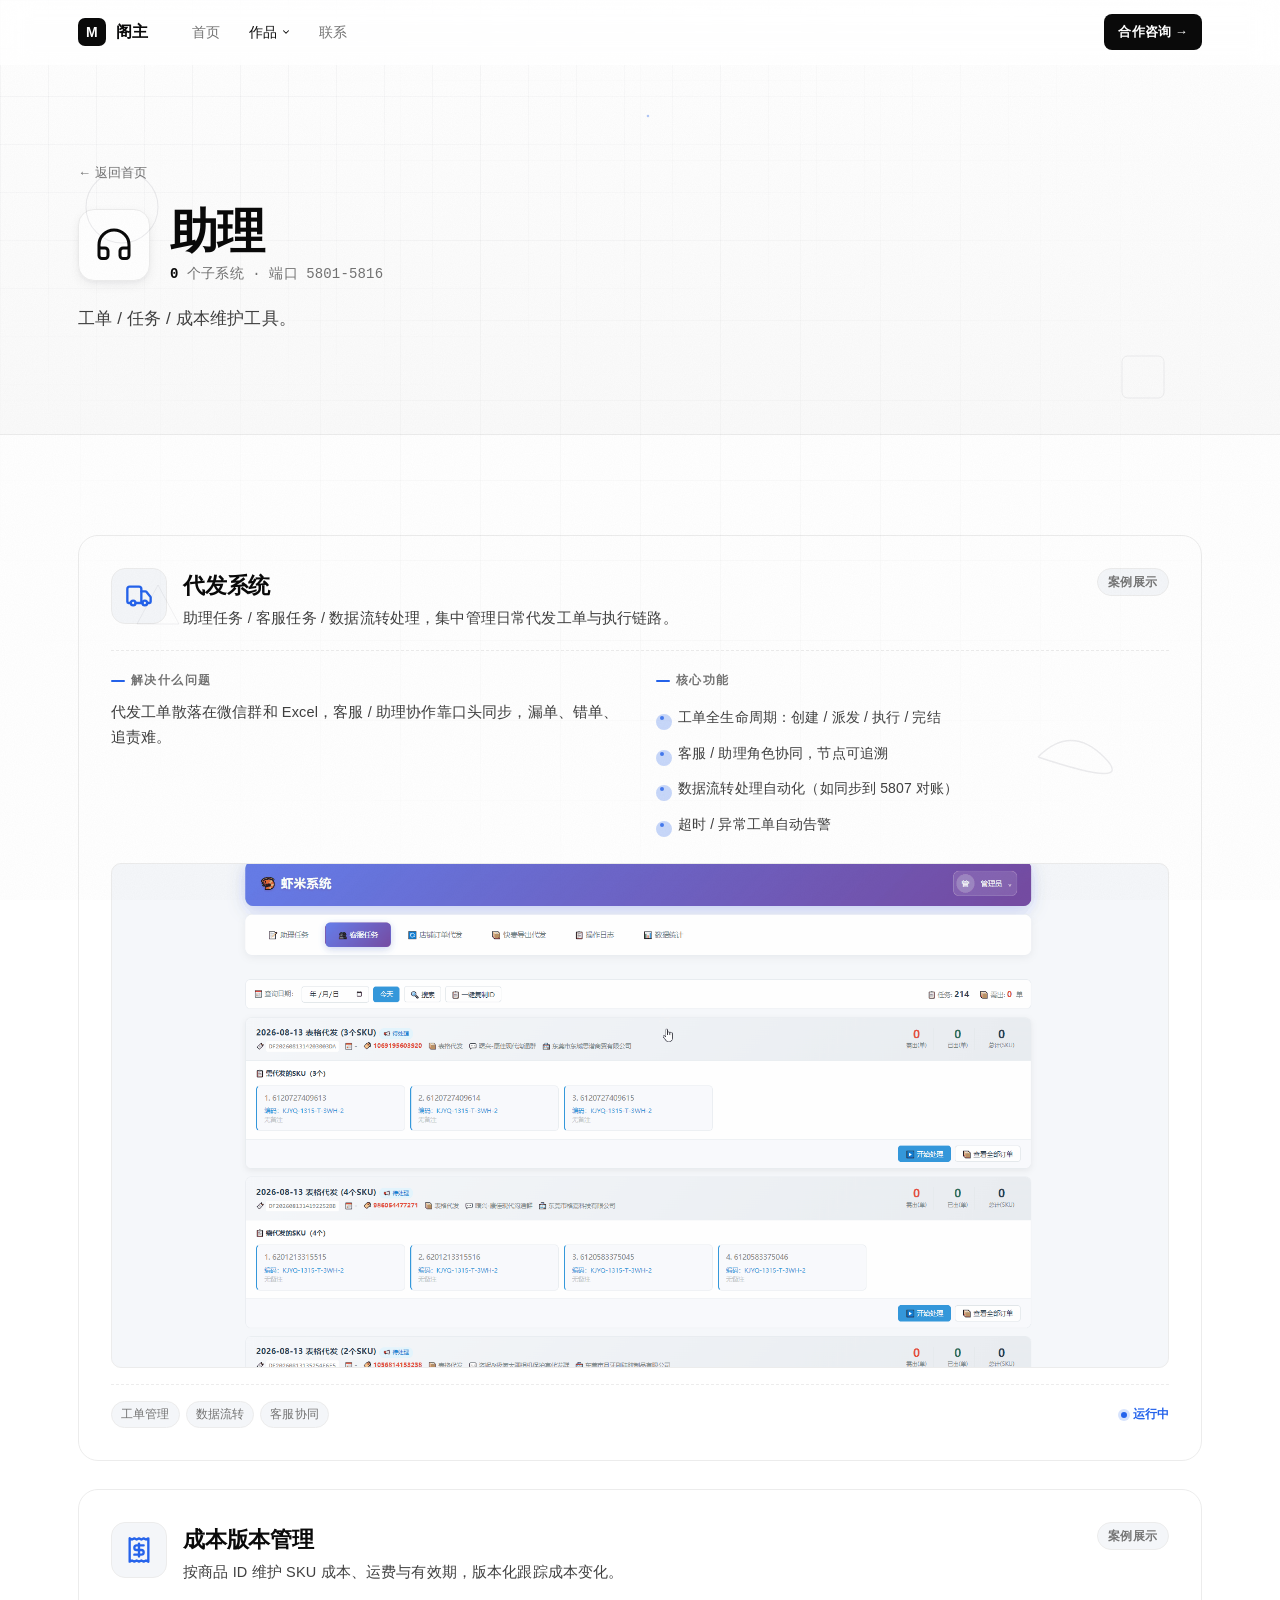
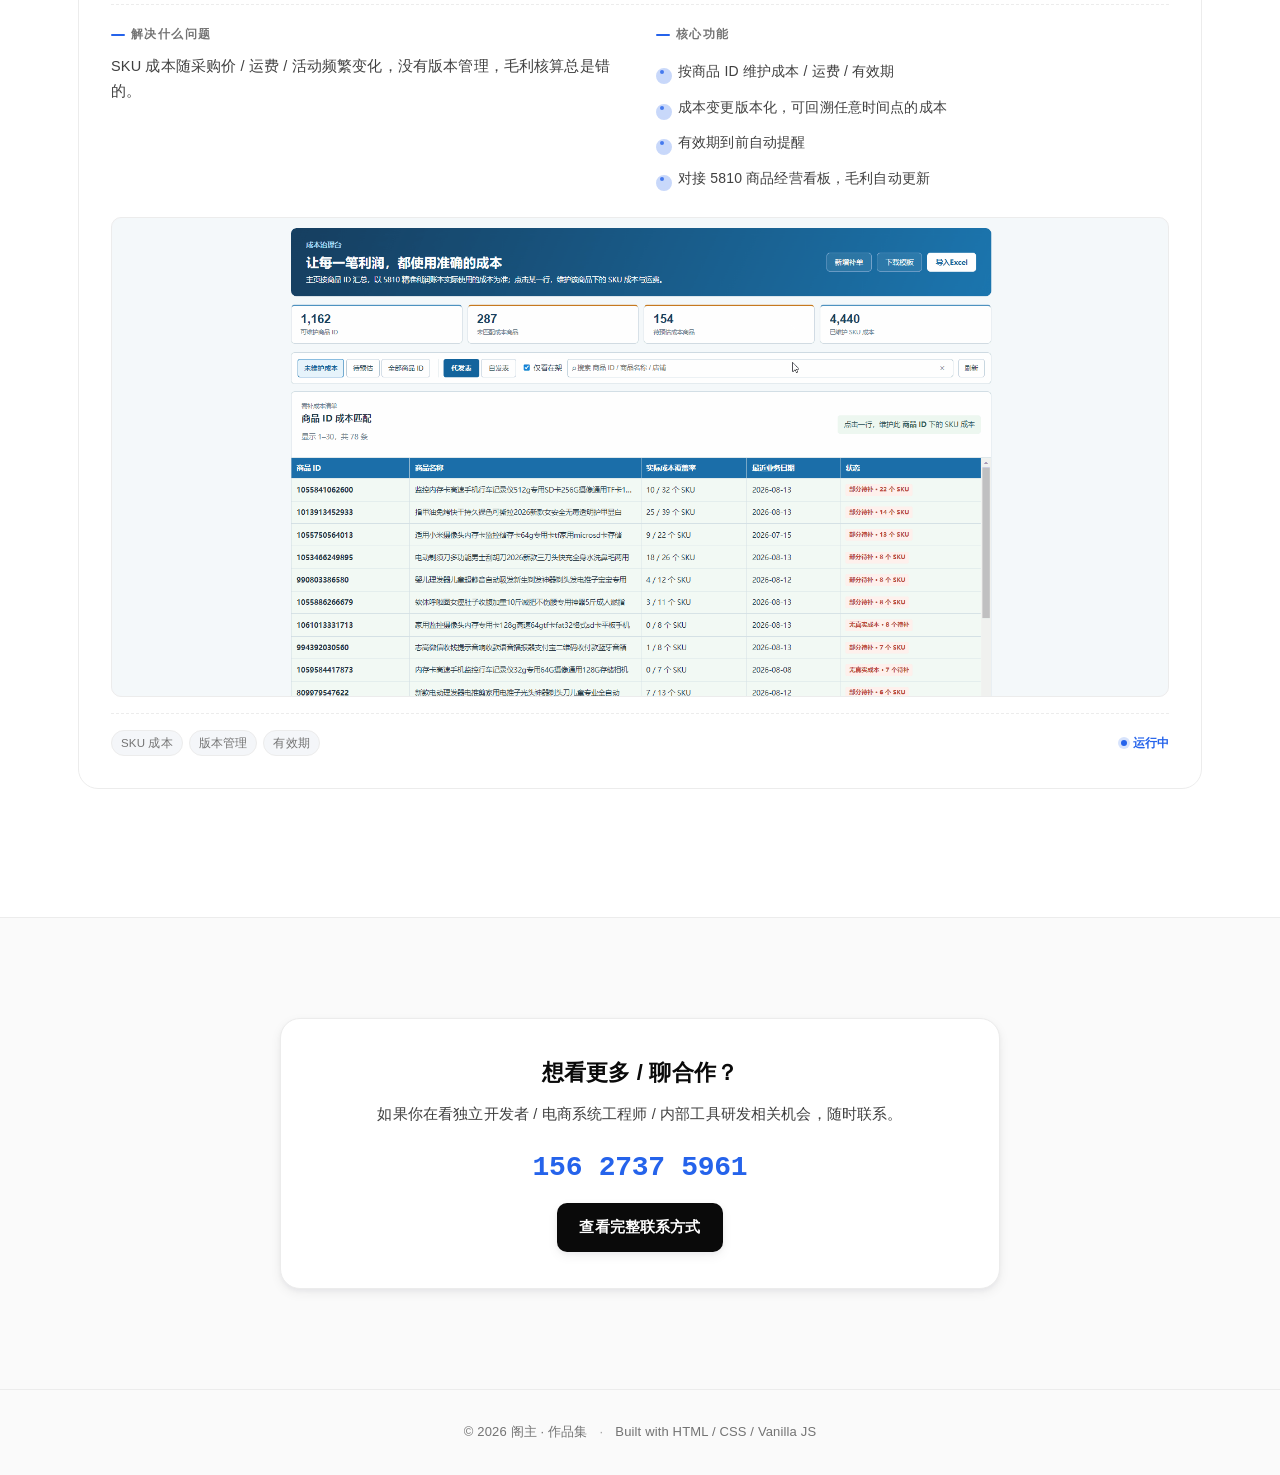
<file: assistant.html>
<!DOCTYPE html>
<html lang="zh-CN">
<head>
  <meta charset="UTF-8" />
  <meta name="viewport" content="width=device-width, initial-scale=1.0" />
  <title>助理系统 · 阁主作品集</title>

  <link rel="icon" type="image/svg+xml" href="assets/favicon.svg" />
  <meta name="description" content="助理域 2 个系统：工单流转、任务调度、成本维护工具。" />
  <meta property="og:type" content="website" />
  <meta property="og:title" content="助理系统 · 阁主作品集" />
  <meta property="og:description" content="助理域 2 个系统：工单流转、任务调度、成本维护工具。" />
  <meta property="og:image" content="assets/og-image.svg" />

  <link rel="stylesheet" href="assets/style.css?v=a71de00" />
</head>
<body data-page="assistant" data-cat="assistant">

  <section class="cat-hero" id="catHero"></section>

  <section class="works-list">
    <div class="container">
      <div id="worksList"></div>
    </div>
  </section>

  <section class="contact-strip" id="contactStrip"></section>

  <script src="assets/icons.js"></script>
  <script src="assets/data.js"></script>
  <script src="assets/header.js?v=industry-nav-20261005"></script>
  <script src="assets/nav.js"></script>
  <script src="assets/category-page.js?v=source-20260927"></script>
</body>
</html>
</file>
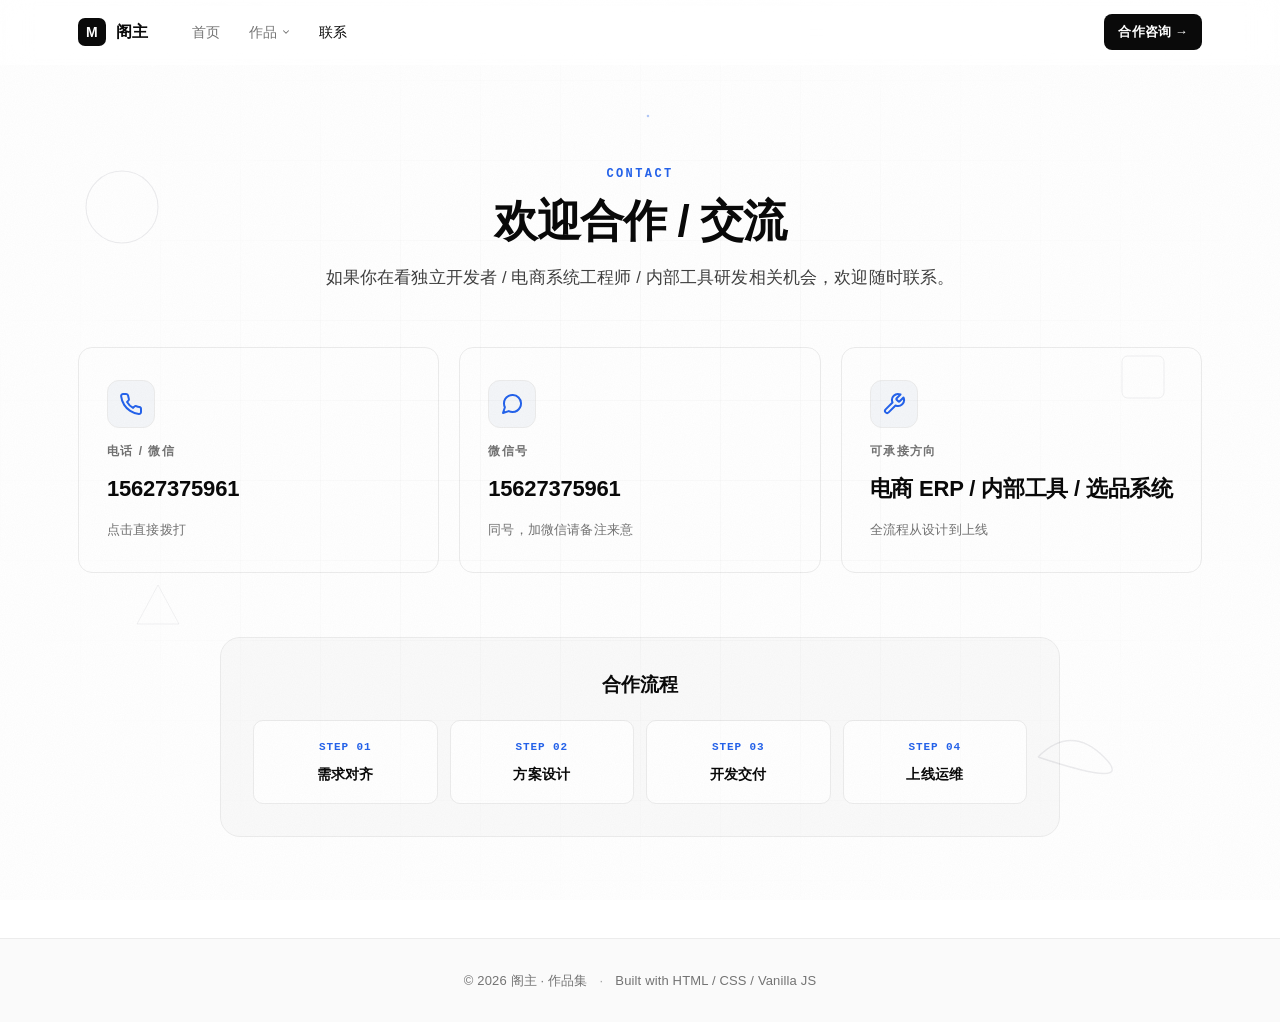
<file: contact.html>
<!DOCTYPE html>
<html lang="zh-CN">
<head>
  <meta charset="UTF-8" />
  <meta name="viewport" content="width=device-width, initial-scale=1.0" />
  <title>联系 · 阁主作品集</title>

  <link rel="icon" type="image/svg+xml" href="assets/favicon.svg" />
  <meta name="description" content="联系阁主：电话/微信 15627375961，电商 ERP / 内部工具 / 选品系统合作咨询。" />
  <meta property="og:type" content="website" />
  <meta property="og:title" content="联系 · 阁主作品集" />
  <meta property="og:description" content="联系阁主：电话/微信 15627375961，电商 ERP / 内部工具 / 选品系统合作咨询。" />
  <meta property="og:image" content="assets/og-image.svg" />

  <link rel="stylesheet" href="assets/style.css?v=a71de00" />
</head>
<body data-page="contact">

  <section class="contact-page">
    <div class="container">
      <header class="section__head section__head--center" data-reveal>
        <span class="section__eyebrow">CONTACT</span>
        <h1 class="section__title">欢迎合作 / 交流</h1>
        <p class="section__desc">如果你在看独立开发者 / 电商系统工程师 / 内部工具研发相关机会，欢迎随时联系。</p>
      </header>

      <div class="contact-page__cards" data-reveal>
        <a class="contact-page__card" href="tel:15627375961">
          <span class="contact-page__icon" id="iconPhone"></span>
          <span class="contact-page__label">电话 / 微信</span>
          <span class="contact-page__value">15627375961</span>
          <span class="contact-page__hint">点击直接拨打</span>
        </a>

        <div class="contact-page__card contact-page__static">
          <span class="contact-page__icon" id="iconWechat"></span>
          <span class="contact-page__label">微信号</span>
          <span class="contact-page__value">15627375961</span>
          <span class="contact-page__hint">同号，加微信请备注来意</span>
        </div>

        <div class="contact-page__card contact-page__static">
          <span class="contact-page__icon" id="iconWrench"></span>
          <span class="contact-page__label">可承接方向</span>
          <span class="contact-page__value">电商 ERP / 内部工具 / 选品系统</span>
          <span class="contact-page__hint">全流程从设计到上线</span>
        </div>
      </div>

      <section class="contact-process" aria-labelledby="contactProcessTitle" data-reveal>
        <h2 class="contact-process__title" id="contactProcessTitle">合作流程</h2>
        <ol class="contact-process__steps">
          <li class="contact-process__step"><span>STEP 01</span><strong>需求对齐</strong></li>
          <li class="contact-process__step"><span>STEP 02</span><strong>方案设计</strong></li>
          <li class="contact-process__step"><span>STEP 03</span><strong>开发交付</strong></li>
          <li class="contact-process__step"><span>STEP 04</span><strong>上线运维</strong></li>
        </ol>
      </section>
    </div>
  </section>

  <script src="assets/icons.js"></script>
  <script src="assets/header.js?v=industry-nav-20261005"></script>
  <script src="assets/nav.js"></script>
  <script>
    /* 注入 SVG 图标 */
    document.getElementById('iconPhone').innerHTML = window.renderIcon('phone', 24);
    document.getElementById('iconWechat').innerHTML = window.renderIcon('message-circle', 24);
    document.getElementById('iconWrench').innerHTML = window.renderIcon('wrench', 24);

    /* ===== 3D 视差 ===== */
    document.querySelectorAll('.contact-page__card').forEach(card => {
      let rect = null, raf = 0, tx = 0, ty = 0, cx = 0, cy = 0;
      const MAX = 5;
      function apply() {
        cx += (tx - cx) * 0.18;
        cy += (ty - cy) * 0.18;
        card.style.transform = `translateY(-4px) rotateY(${cx.toFixed(2)}deg) rotateX(${cy.toFixed(2)}deg)`;
        if (Math.abs(tx - cx) > 0.05 || Math.abs(ty - cy) > 0.05) raf = requestAnimationFrame(apply);
        else raf = 0;
      }
      card.addEventListener('mouseenter', () => {
        rect = card.getBoundingClientRect();
        if (!raf) raf = requestAnimationFrame(apply);
      });
      card.addEventListener('mousemove', (e) => {
        if (!rect) rect = card.getBoundingClientRect();
        const x = (e.clientX - rect.left) / rect.width - 0.5;
        const y = (e.clientY - rect.top) / rect.height - 0.5;
        tx = x * MAX; ty = -y * MAX;
        if (!raf) raf = requestAnimationFrame(apply);
      });
      card.addEventListener('mouseleave', () => {
        tx = 0; ty = 0;
        if (!raf) raf = requestAnimationFrame(apply);
        card.style.transform = '';
        rect = null;
      });
    });
  </script>
</body>
</html>
</file>
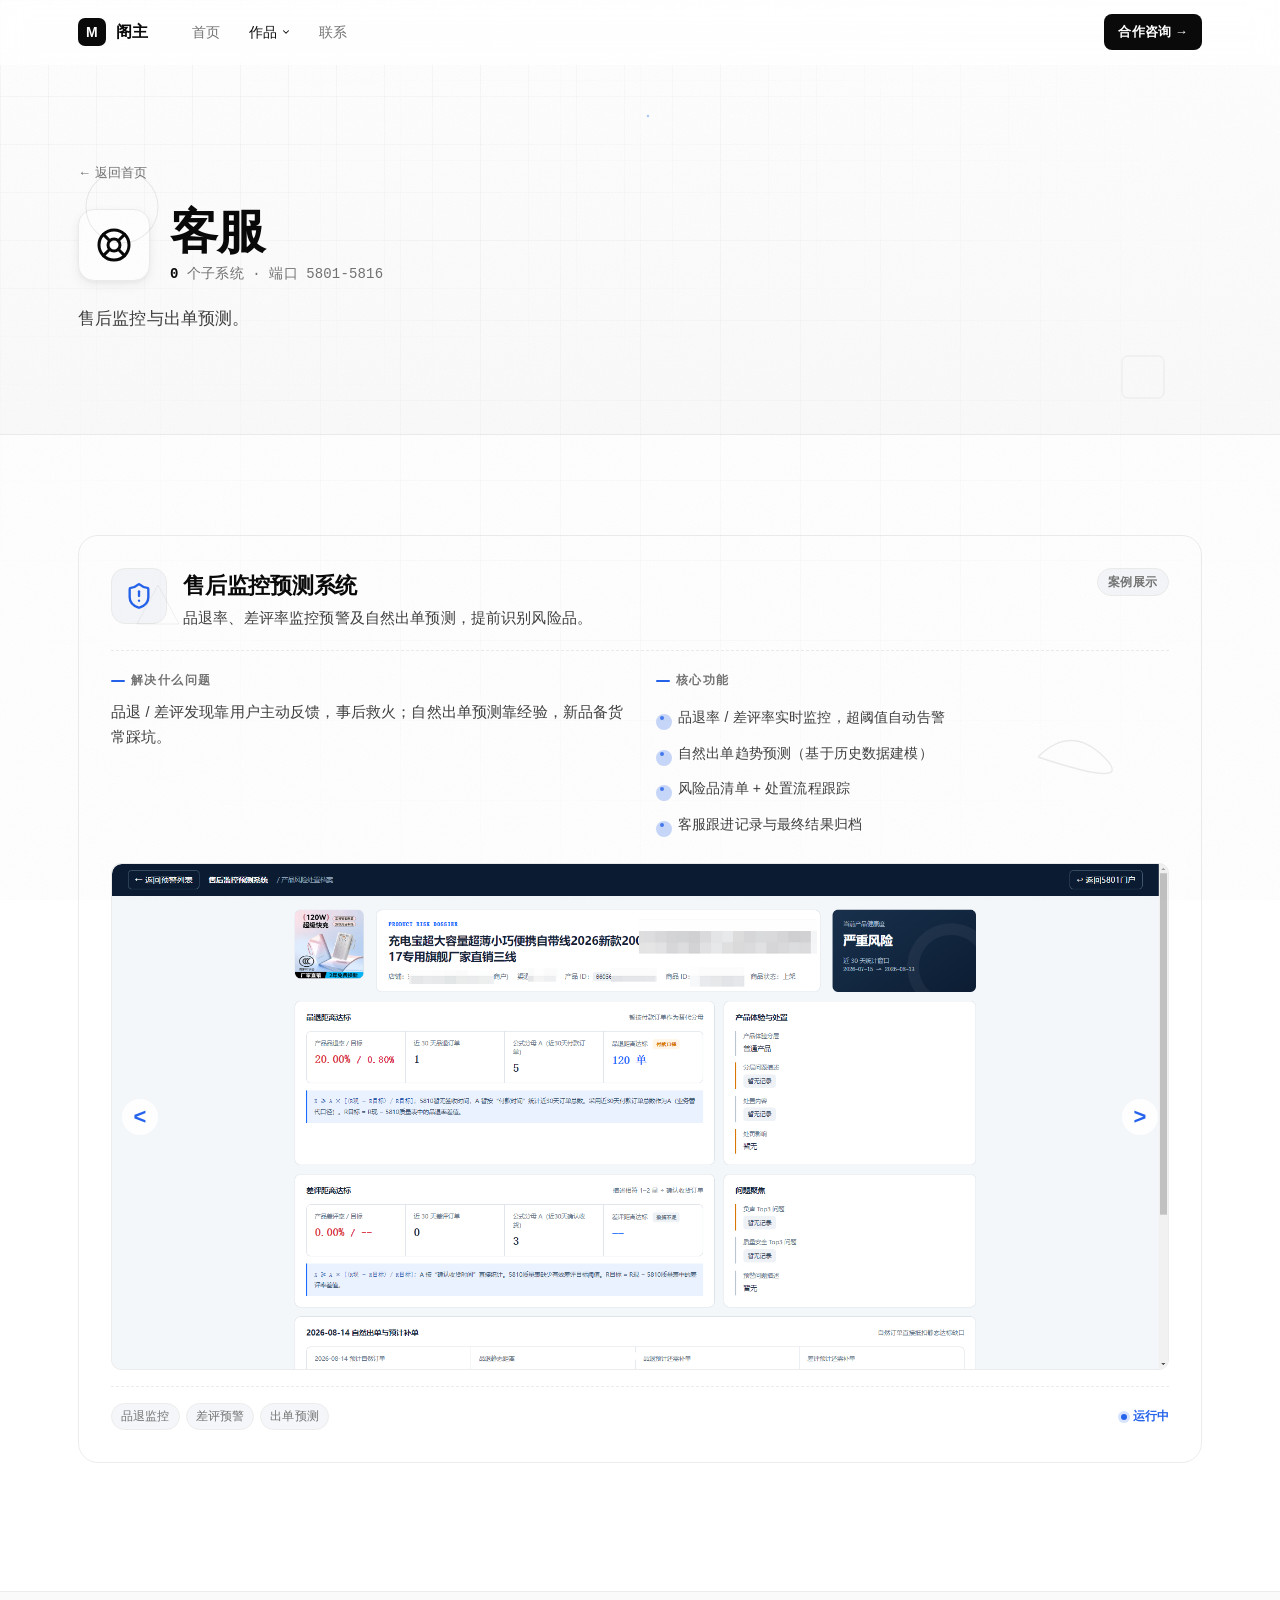
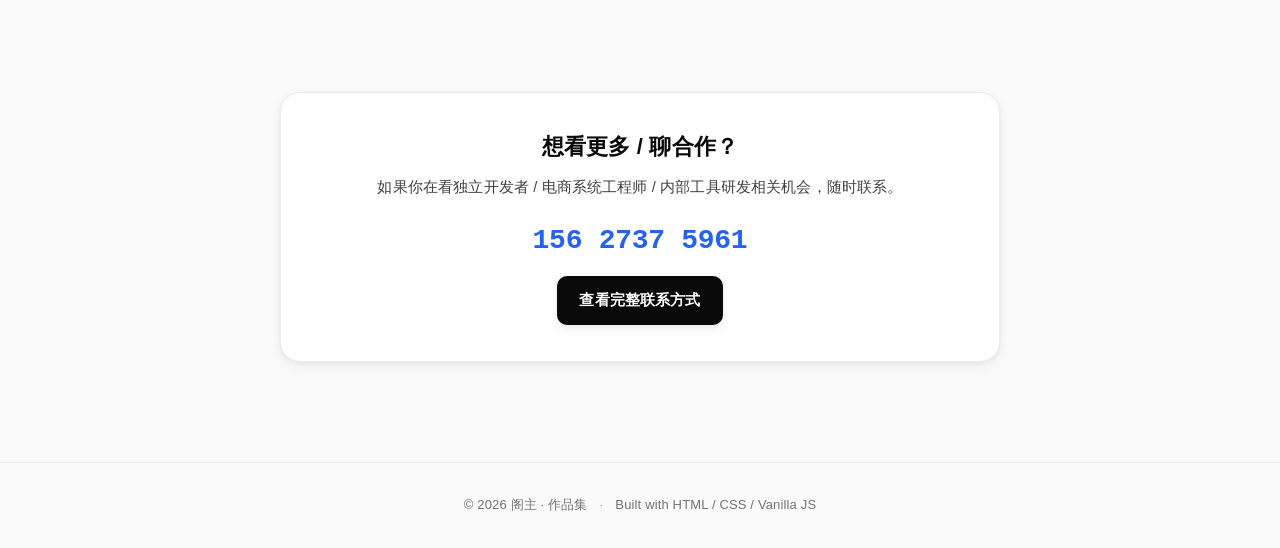
<file: cs.html>
<!DOCTYPE html>
<html lang="zh-CN">
<head>
  <meta charset="UTF-8" />
  <meta name="viewport" content="width=device-width, initial-scale=1.0" />
  <title>客服系统 · 阁主作品集</title>

  <link rel="icon" type="image/svg+xml" href="assets/favicon.svg" />
  <meta name="description" content="客服域 2 个系统：售后工单、风险预警、跨平台客服聚合。" />
  <meta property="og:type" content="website" />
  <meta property="og:title" content="客服系统 · 阁主作品集" />
  <meta property="og:description" content="客服域 2 个系统：售后工单、风险预警、跨平台客服聚合。" />
  <meta property="og:image" content="assets/og-image.svg" />

  <link rel="stylesheet" href="assets/style.css?v=a71de00" />
</head>
<body data-page="cs" data-cat="cs">

  <section class="cat-hero" id="catHero"></section>

  <section class="works-list">
    <div class="container">
      <div id="worksList"></div>
    </div>
  </section>

  <section class="contact-strip" id="contactStrip"></section>

  <script src="assets/icons.js"></script>
  <script src="assets/data.js"></script>
  <script src="assets/header.js?v=industry-nav-20261005"></script>
  <script src="assets/nav.js"></script>
  <script src="assets/category-page.js?v=source-20260927"></script>
</body>
</html>
</file>
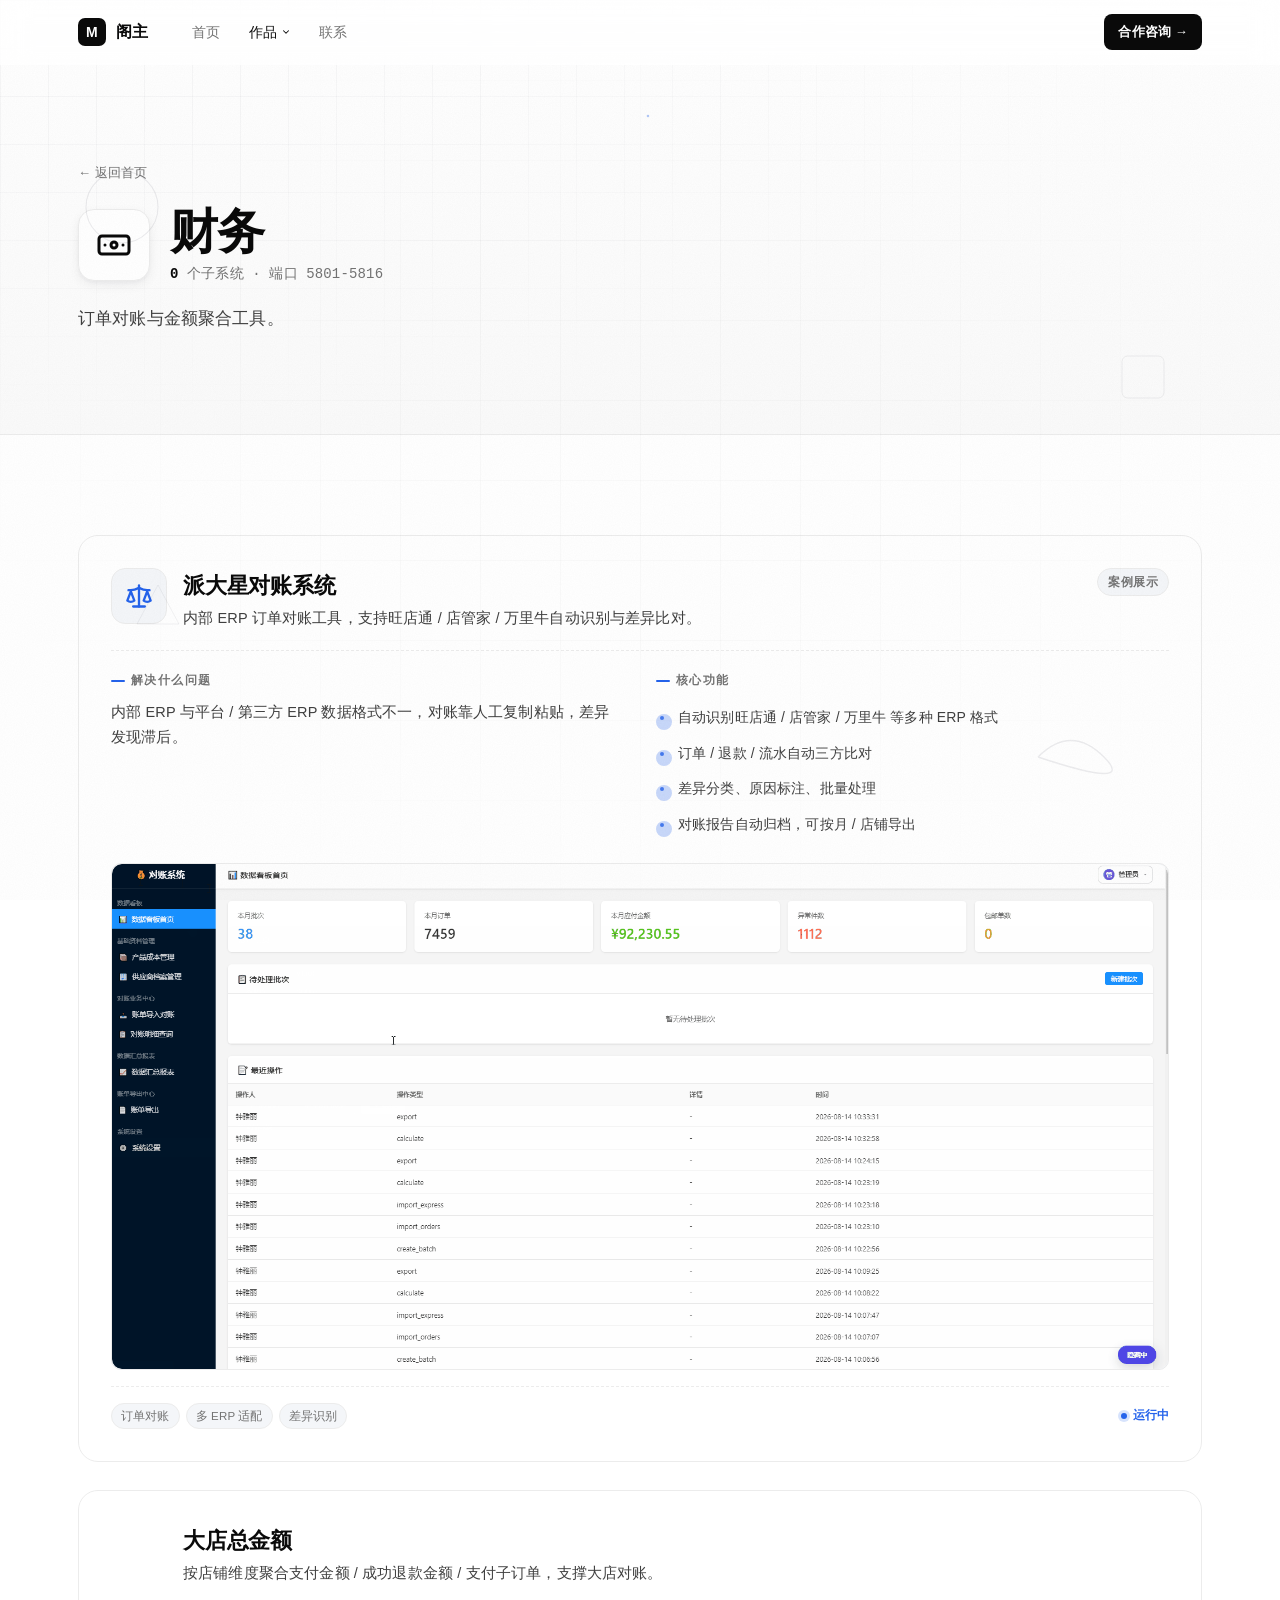
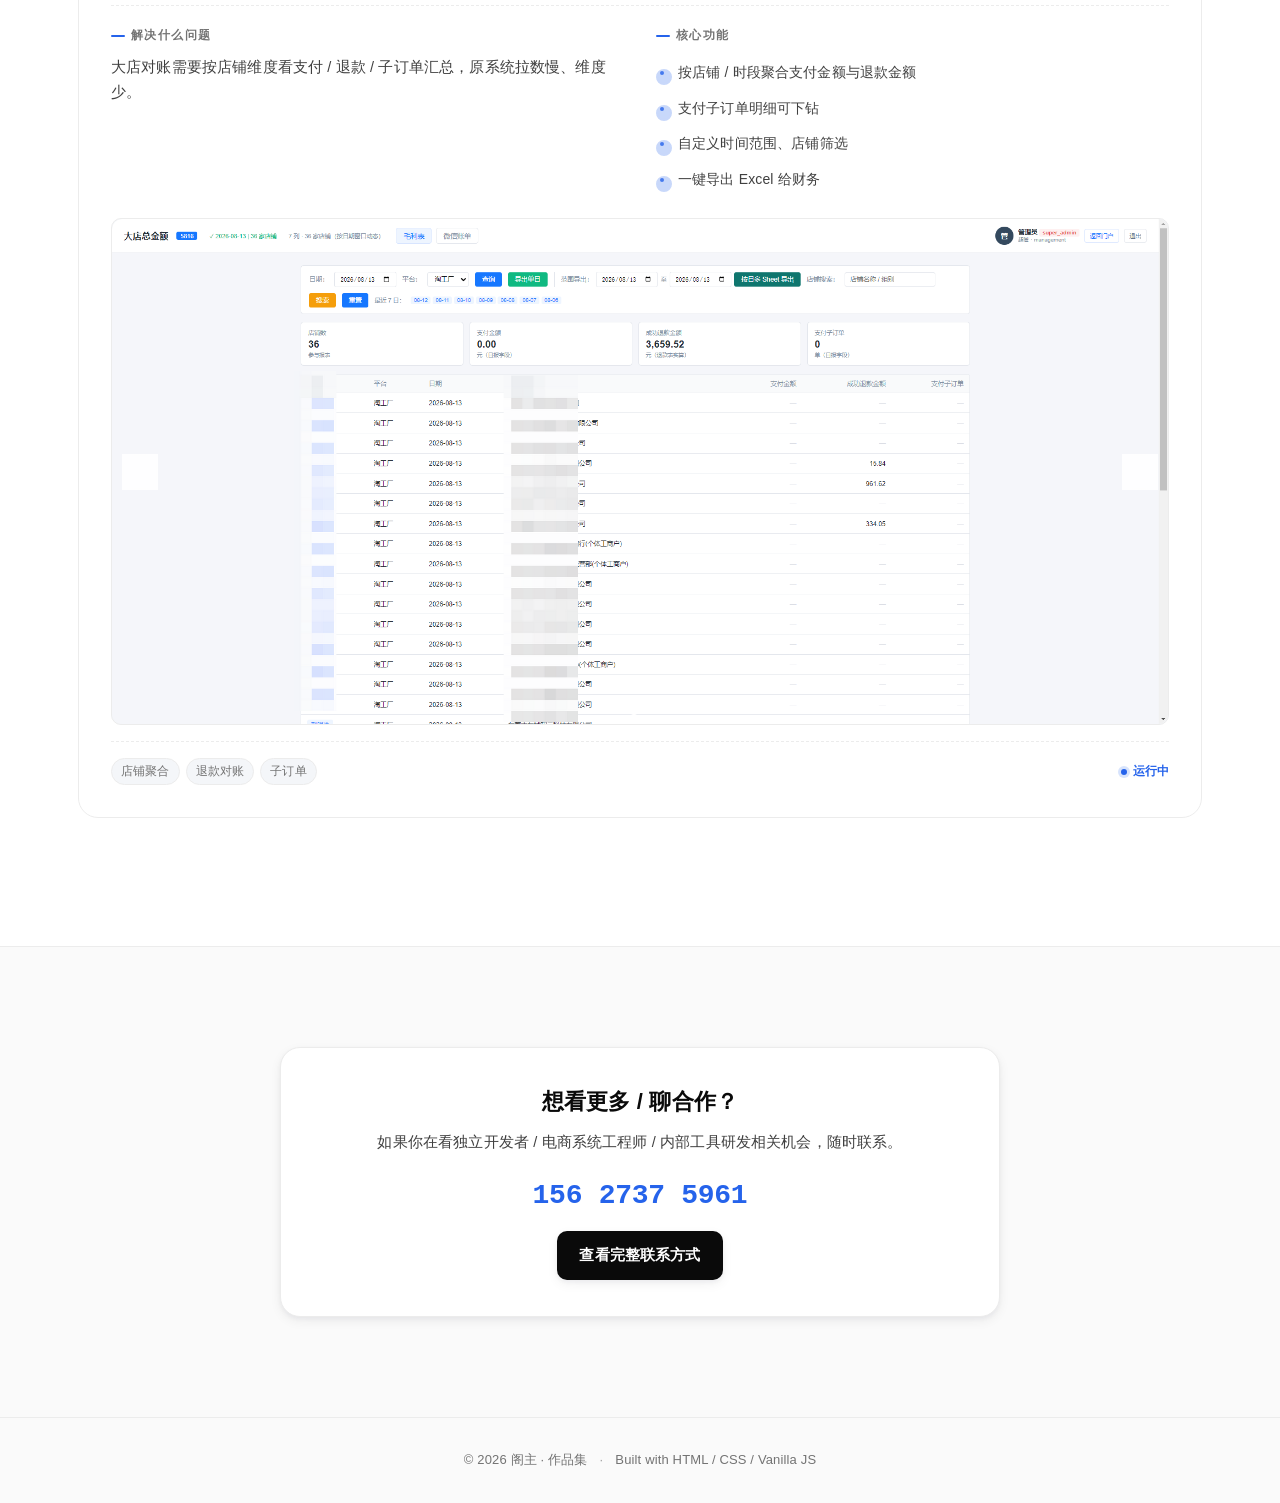
<file: finance.html>
<!DOCTYPE html>
<html lang="zh-CN">
<head>
  <meta charset="UTF-8" />
  <meta name="viewport" content="width=device-width, initial-scale=1.0" />
  <title>财务系统 · 阁主作品集</title>

  <link rel="icon" type="image/svg+xml" href="assets/favicon.svg" />
  <meta name="description" content="财务域 2 个系统：对账核销、利润分析、发票管理自动化。" />
  <meta property="og:type" content="website" />
  <meta property="og:title" content="财务系统 · 阁主作品集" />
  <meta property="og:description" content="财务域 2 个系统：对账核销、利润分析、发票管理自动化。" />
  <meta property="og:image" content="assets/og-image.svg" />

  <link rel="stylesheet" href="assets/style.css?v=a71de00" />
</head>
<body data-page="finance" data-cat="finance">

  <section class="cat-hero" id="catHero"></section>

  <section class="works-list">
    <div class="container">
      <div id="worksList"></div>
    </div>
  </section>

  <section class="contact-strip" id="contactStrip"></section>

  <script src="assets/icons.js"></script>
  <script src="assets/data.js"></script>
  <script src="assets/header.js?v=industry-nav-20261005"></script>
  <script src="assets/nav.js"></script>
  <script src="assets/category-page.js?v=source-20260927"></script>
</body>
</html>
</file>
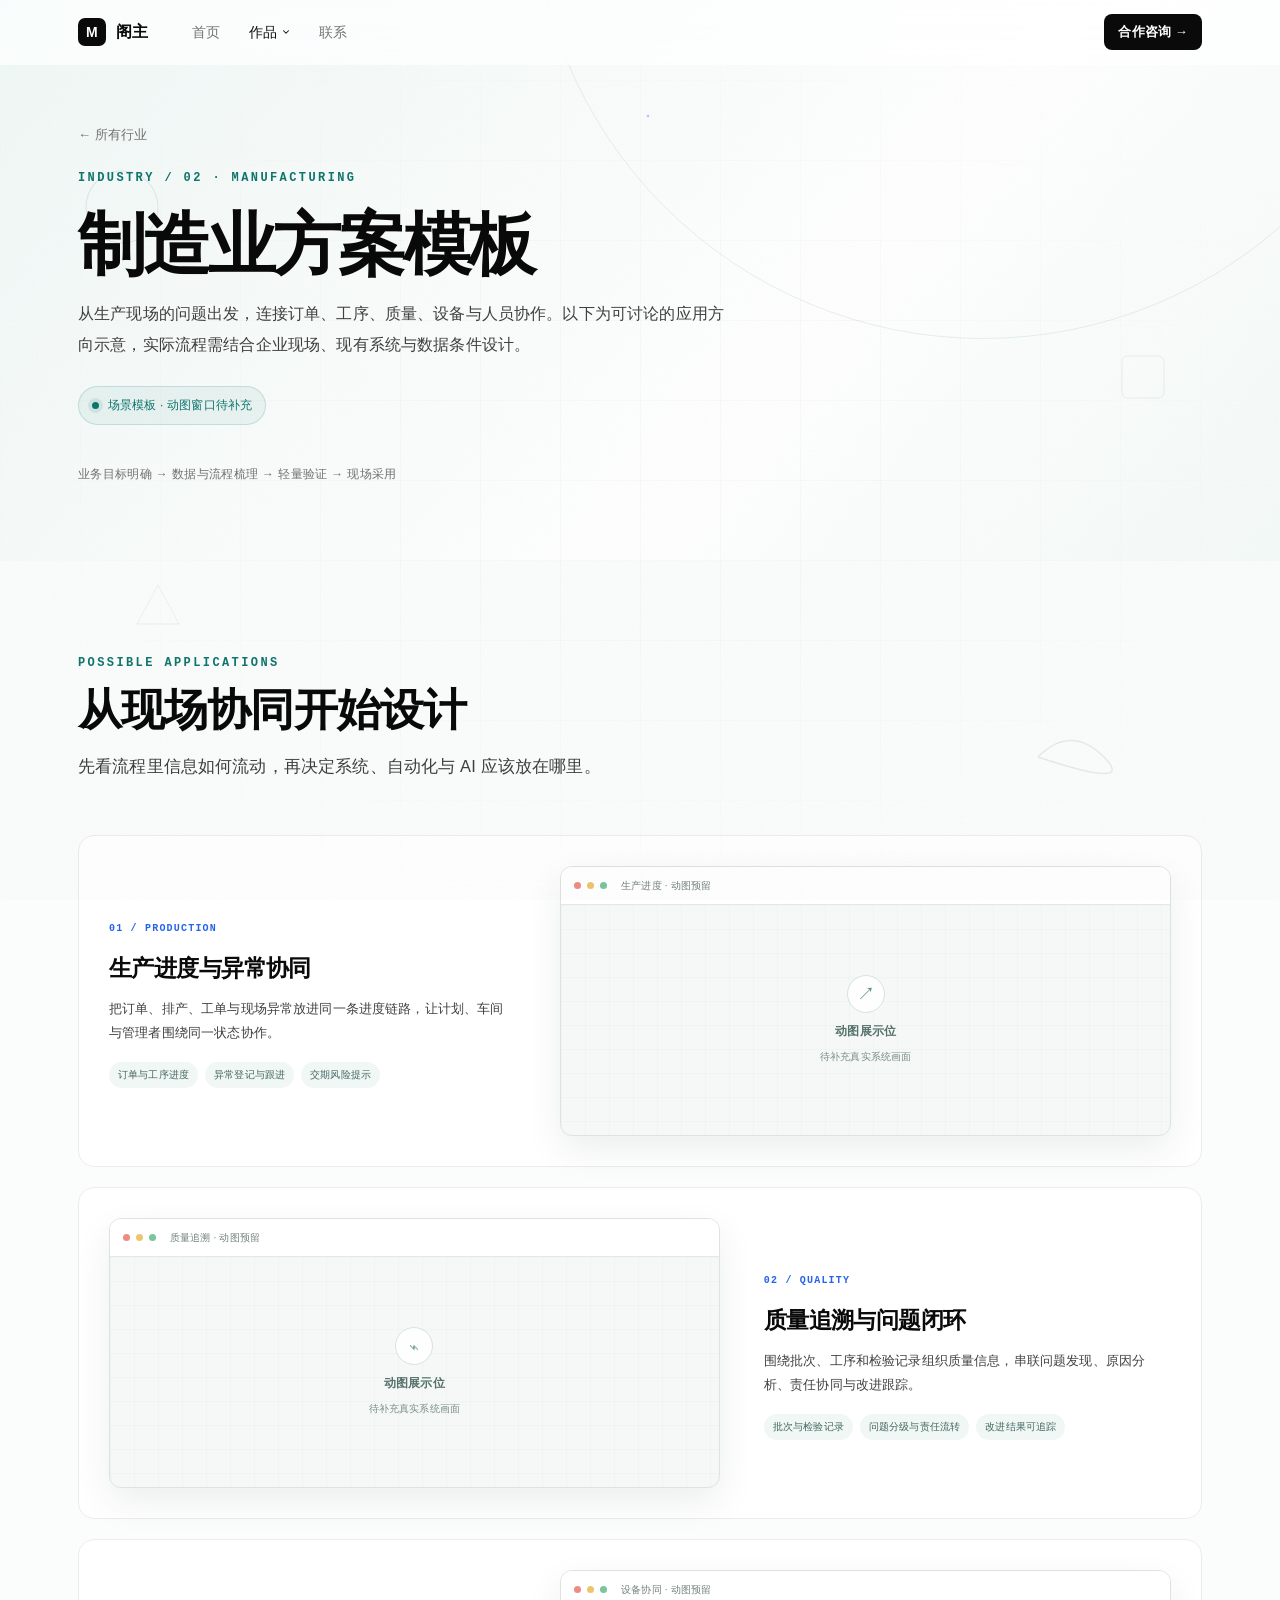
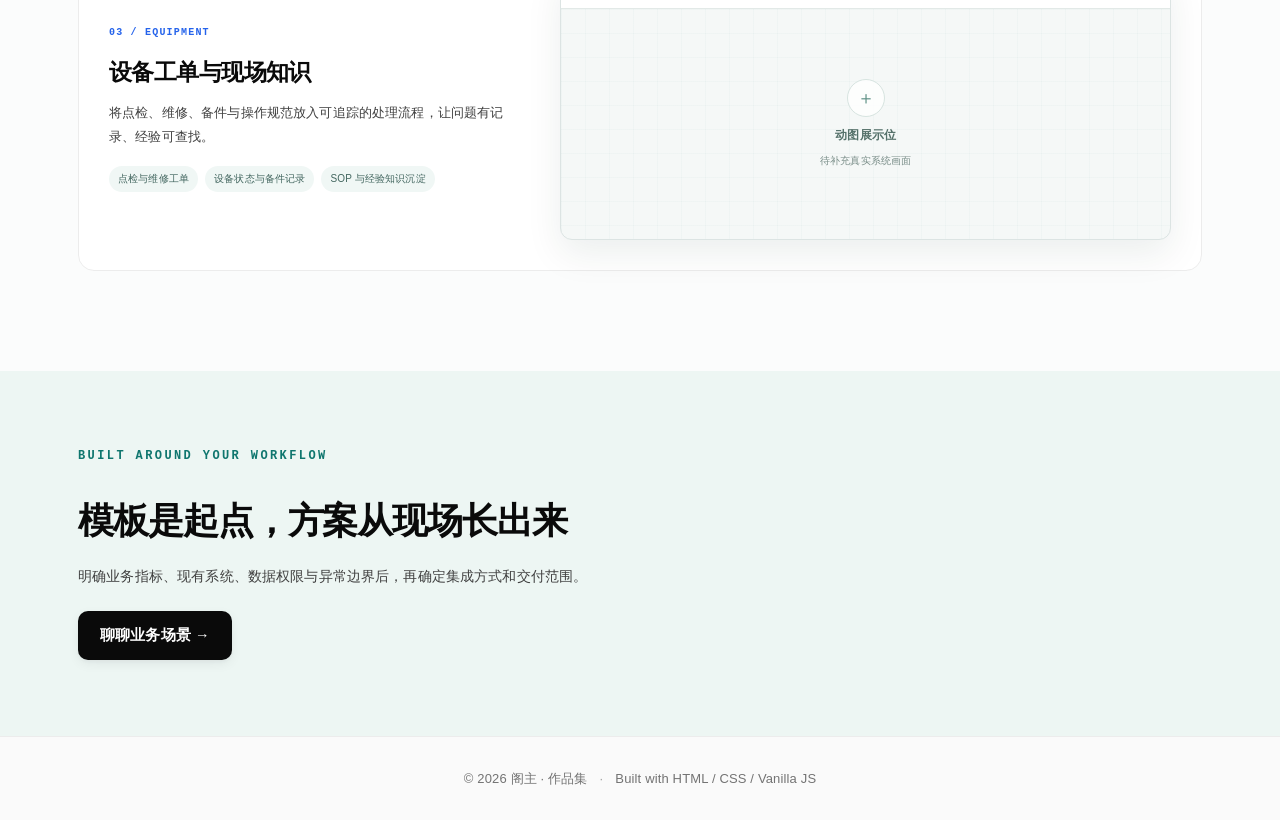
<file: manufacturing.html>
<!DOCTYPE html>
<html lang="zh-CN">
<head>
  <meta charset="UTF-8" />
  <meta name="viewport" content="width=device-width, initial-scale=1.0" />
  <title>制造业方案模板 · 阁主 FDE 作品集</title>
  <meta name="description" content="制造业数字化与 AI 应用方案模板：生产协同、质量追溯、设备工单。具体方案按现场流程与数据条件定制。" />
  <link rel="icon" type="image/svg+xml" href="assets/favicon.svg" />
  <link rel="stylesheet" href="assets/style.css?v=industry-home-20261005" />
</head>
<body data-page="manufacturing">
  <main>
    <section class="industry-hero industry-hero--manufacturing">
      <div class="container industry-hero__inner industry-hero__inner--single">
        <a class="industry-hero__back" href="index.html#industries">← 所有行业</a>
        <div class="industry-hero__copy" data-reveal>
          <span class="section__eyebrow">INDUSTRY / 02 · MANUFACTURING</span>
          <h1>制造业方案模板</h1>
          <p>从生产现场的问题出发，连接订单、工序、质量、设备与人员协作。以下为可讨论的应用方向示意，实际流程需结合企业现场、现有系统与数据条件设计。</p>
          <span class="industry-template-note"><i></i> 场景模板 · 动图窗口待补充</span>
        </div>
        <div class="industry-hero__footnote">业务目标明确 → 数据与流程梳理 → 轻量验证 → 现场采用</div>
      </div>
    </section>

    <section class="manufacturing-catalog">
      <div class="container">
        <header class="section__head" data-reveal>
          <span class="section__eyebrow">POSSIBLE APPLICATIONS</span>
          <h2 class="section__title">从现场协同开始设计</h2>
          <p class="section__desc">先看流程里信息如何流动，再决定系统、自动化与 AI 应该放在哪里。</p>
        </header>

        <div class="manufacturing-scenarios">
          <article class="manufacturing-scenario" data-reveal>
            <div class="manufacturing-scenario__copy"><span class="scenario-index">01 / PRODUCTION</span><h3>生产进度与异常协同</h3><p>把订单、排产、工单与现场异常放进同一条进度链路，让计划、车间与管理者围绕同一状态协作。</p><ul><li>订单与工序进度</li><li>异常登记与跟进</li><li>交期风险提示</li></ul></div>
            <div class="industry-window" aria-label="生产进度系统动图预留窗口"><div class="industry-window__bar"><span></span><span></span><span></span><b>生产进度 · 动图预留</b></div><div class="industry-window__body"><div class="industry-window__placeholder"><span class="industry-window__icon">↗</span><strong>动图展示位</strong><small>待补充真实系统画面</small></div></div></div>
          </article>

          <article class="manufacturing-scenario" data-reveal>
            <div class="manufacturing-scenario__copy"><span class="scenario-index">02 / QUALITY</span><h3>质量追溯与问题闭环</h3><p>围绕批次、工序和检验记录组织质量信息，串联问题发现、原因分析、责任协同与改进跟踪。</p><ul><li>批次与检验记录</li><li>问题分级与责任流转</li><li>改进结果可追踪</li></ul></div>
            <div class="industry-window" aria-label="质量追溯系统动图预留窗口"><div class="industry-window__bar"><span></span><span></span><span></span><b>质量追溯 · 动图预留</b></div><div class="industry-window__body"><div class="industry-window__placeholder"><span class="industry-window__icon">⌁</span><strong>动图展示位</strong><small>待补充真实系统画面</small></div></div></div>
          </article>

          <article class="manufacturing-scenario" data-reveal>
            <div class="manufacturing-scenario__copy"><span class="scenario-index">03 / EQUIPMENT</span><h3>设备工单与现场知识</h3><p>将点检、维修、备件与操作规范放入可追踪的处理流程，让问题有记录、经验可查找。</p><ul><li>点检与维修工单</li><li>设备状态与备件记录</li><li>SOP 与经验知识沉淀</li></ul></div>
            <div class="industry-window" aria-label="设备管理系统动图预留窗口"><div class="industry-window__bar"><span></span><span></span><span></span><b>设备协同 · 动图预留</b></div><div class="industry-window__body"><div class="industry-window__placeholder"><span class="industry-window__icon">＋</span><strong>动图展示位</strong><small>待补充真实系统画面</small></div></div></div>
          </article>
        </div>
      </div>
    </section>

    <section class="manufacturing-note">
      <div class="container manufacturing-note__inner" data-reveal>
        <span class="section__eyebrow">BUILT AROUND YOUR WORKFLOW</span>
        <h2>模板是起点，方案从现场长出来</h2>
        <p>明确业务指标、现有系统、数据权限与异常边界后，再确定集成方式和交付范围。</p>
        <a class="btn btn--primary" href="contact.html">聊聊业务场景 →</a>
      </div>
    </section>
  </main>

  <script src="assets/header.js?v=industry-nav-20261005"></script>
  <script src="assets/nav.js"></script>
</body>
</html>
</file>
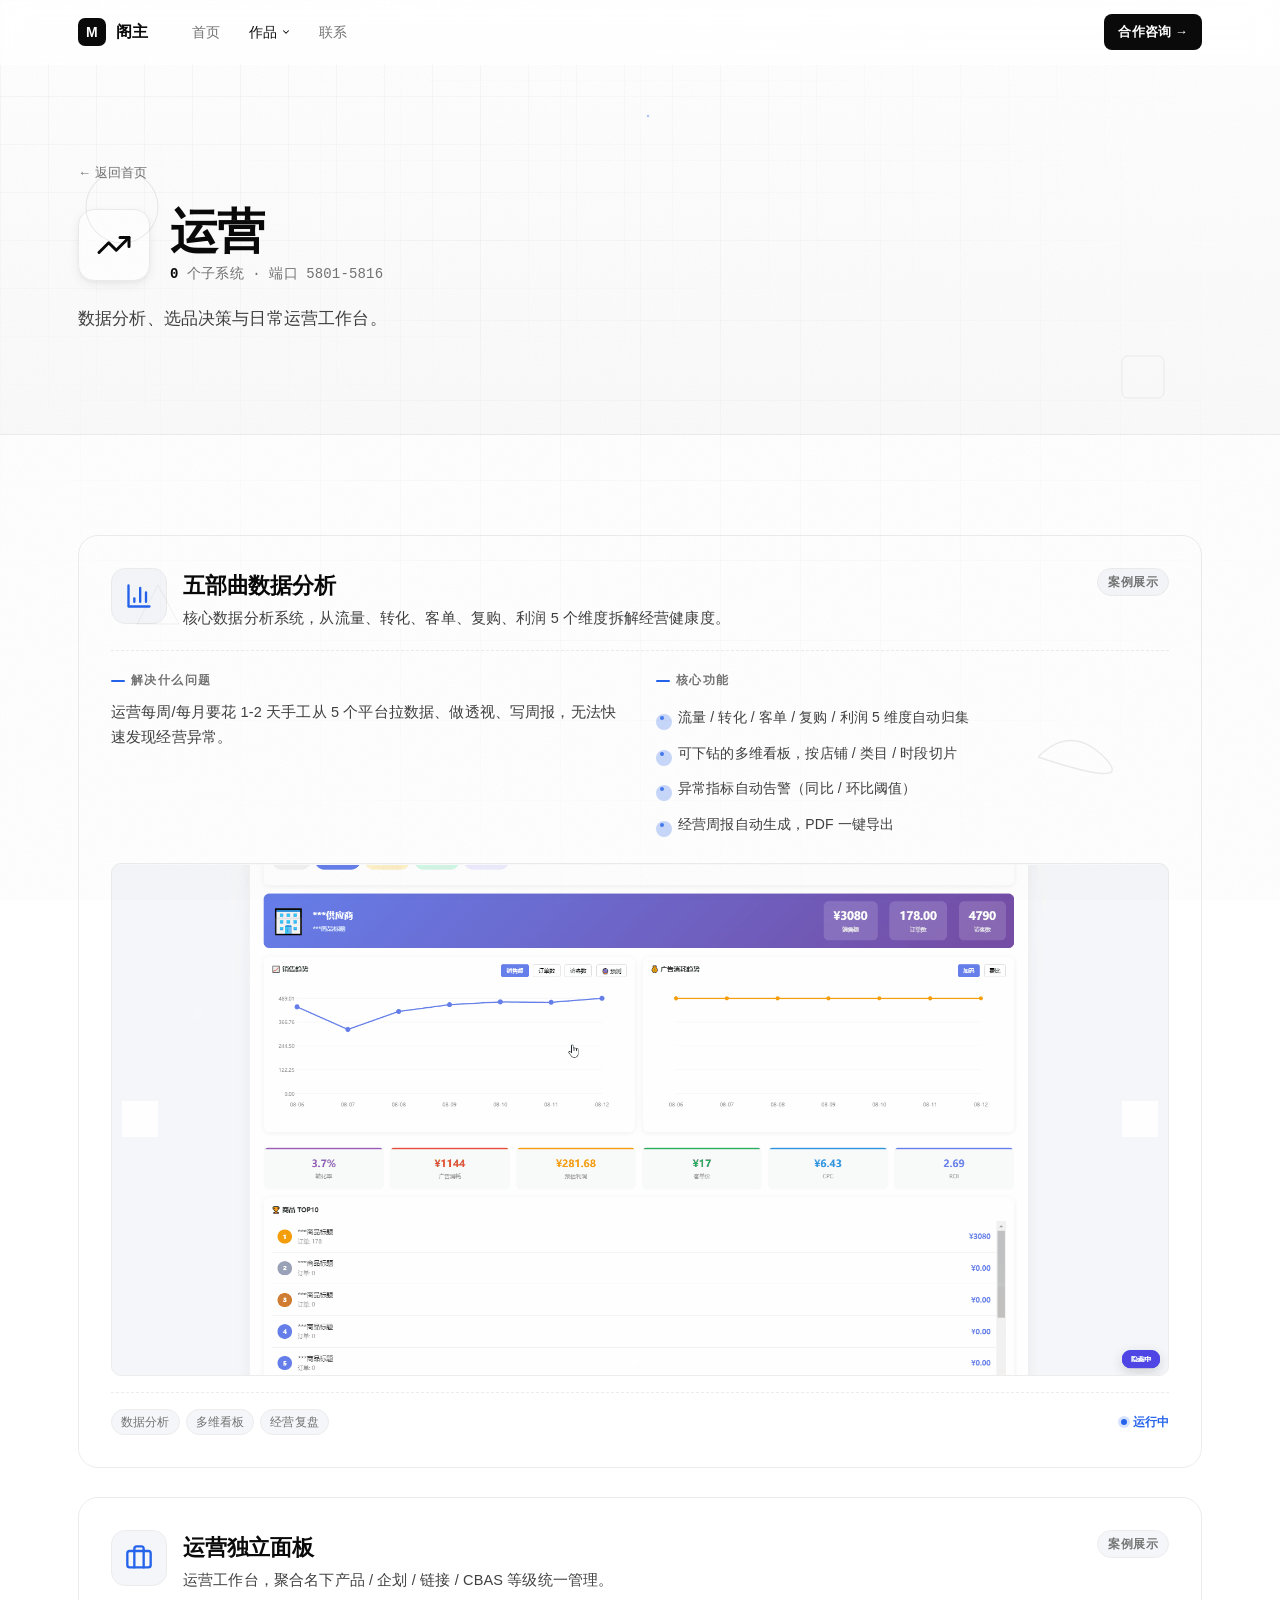
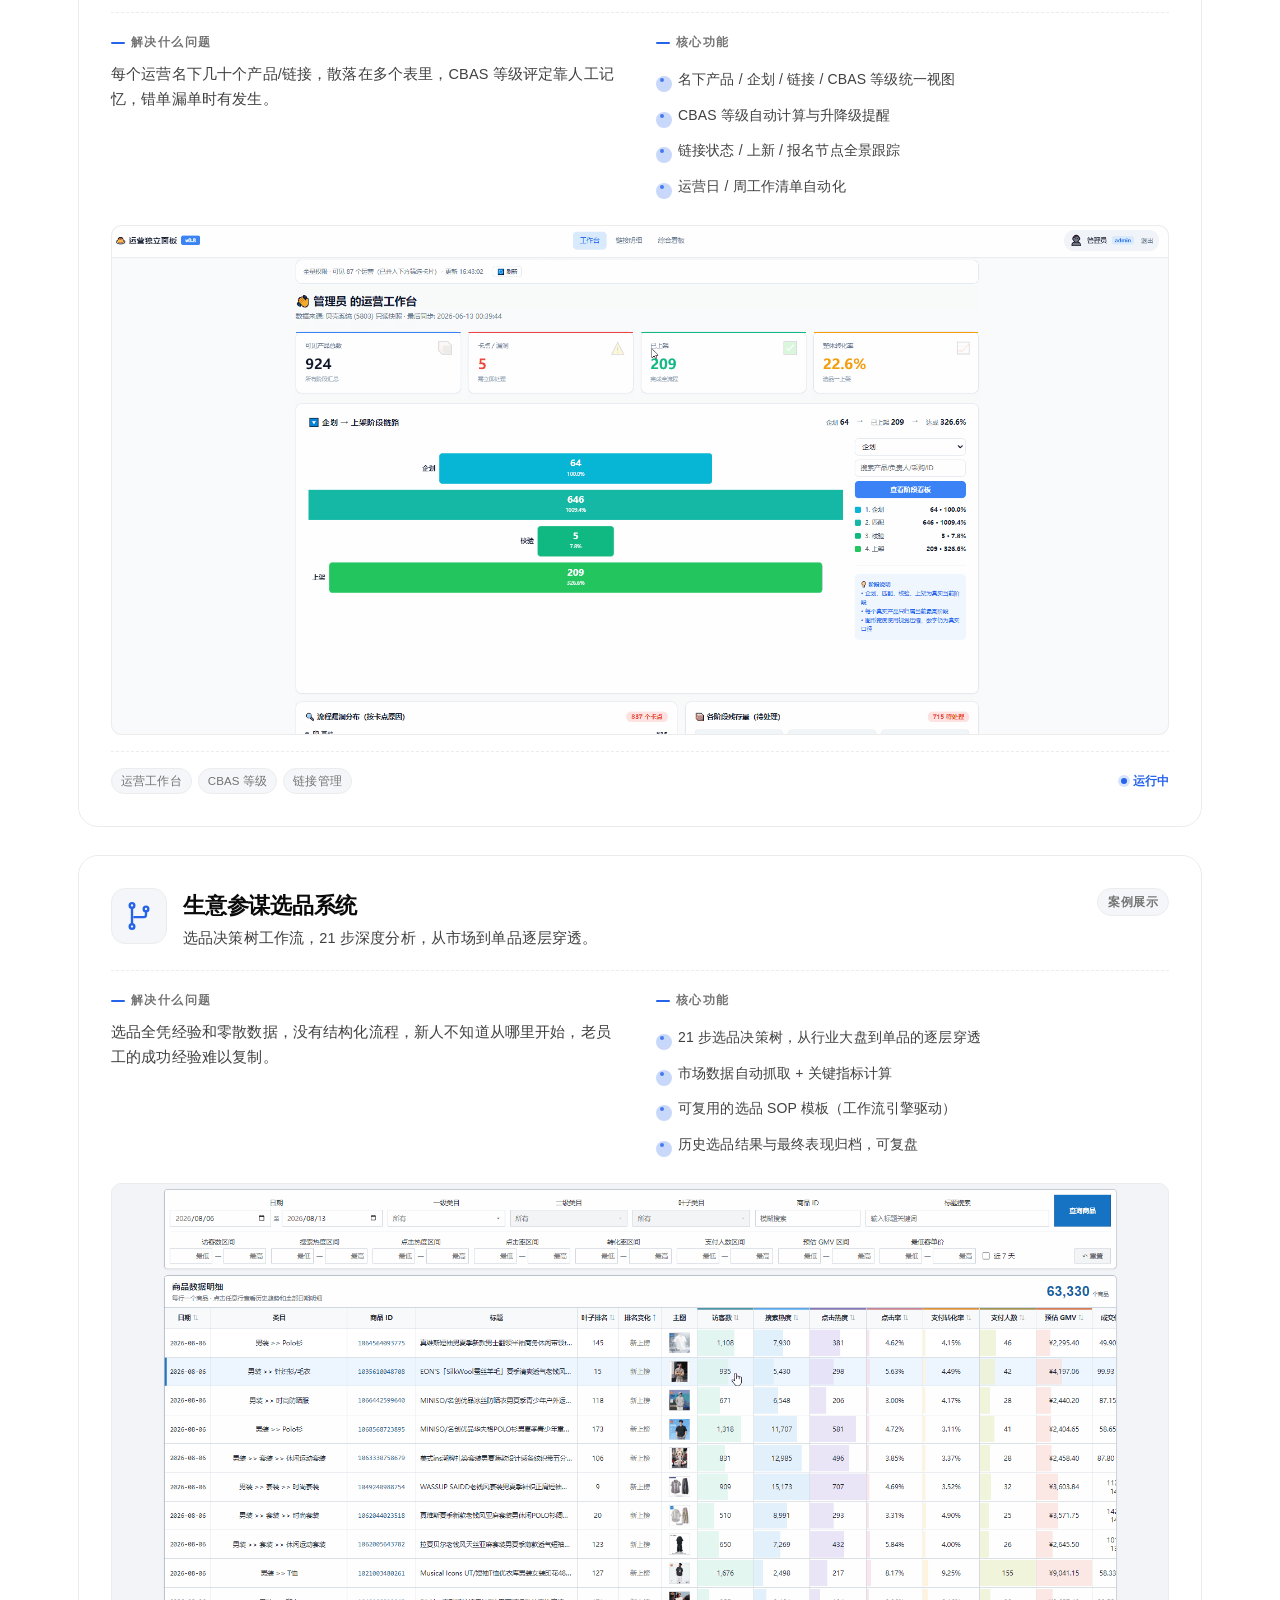
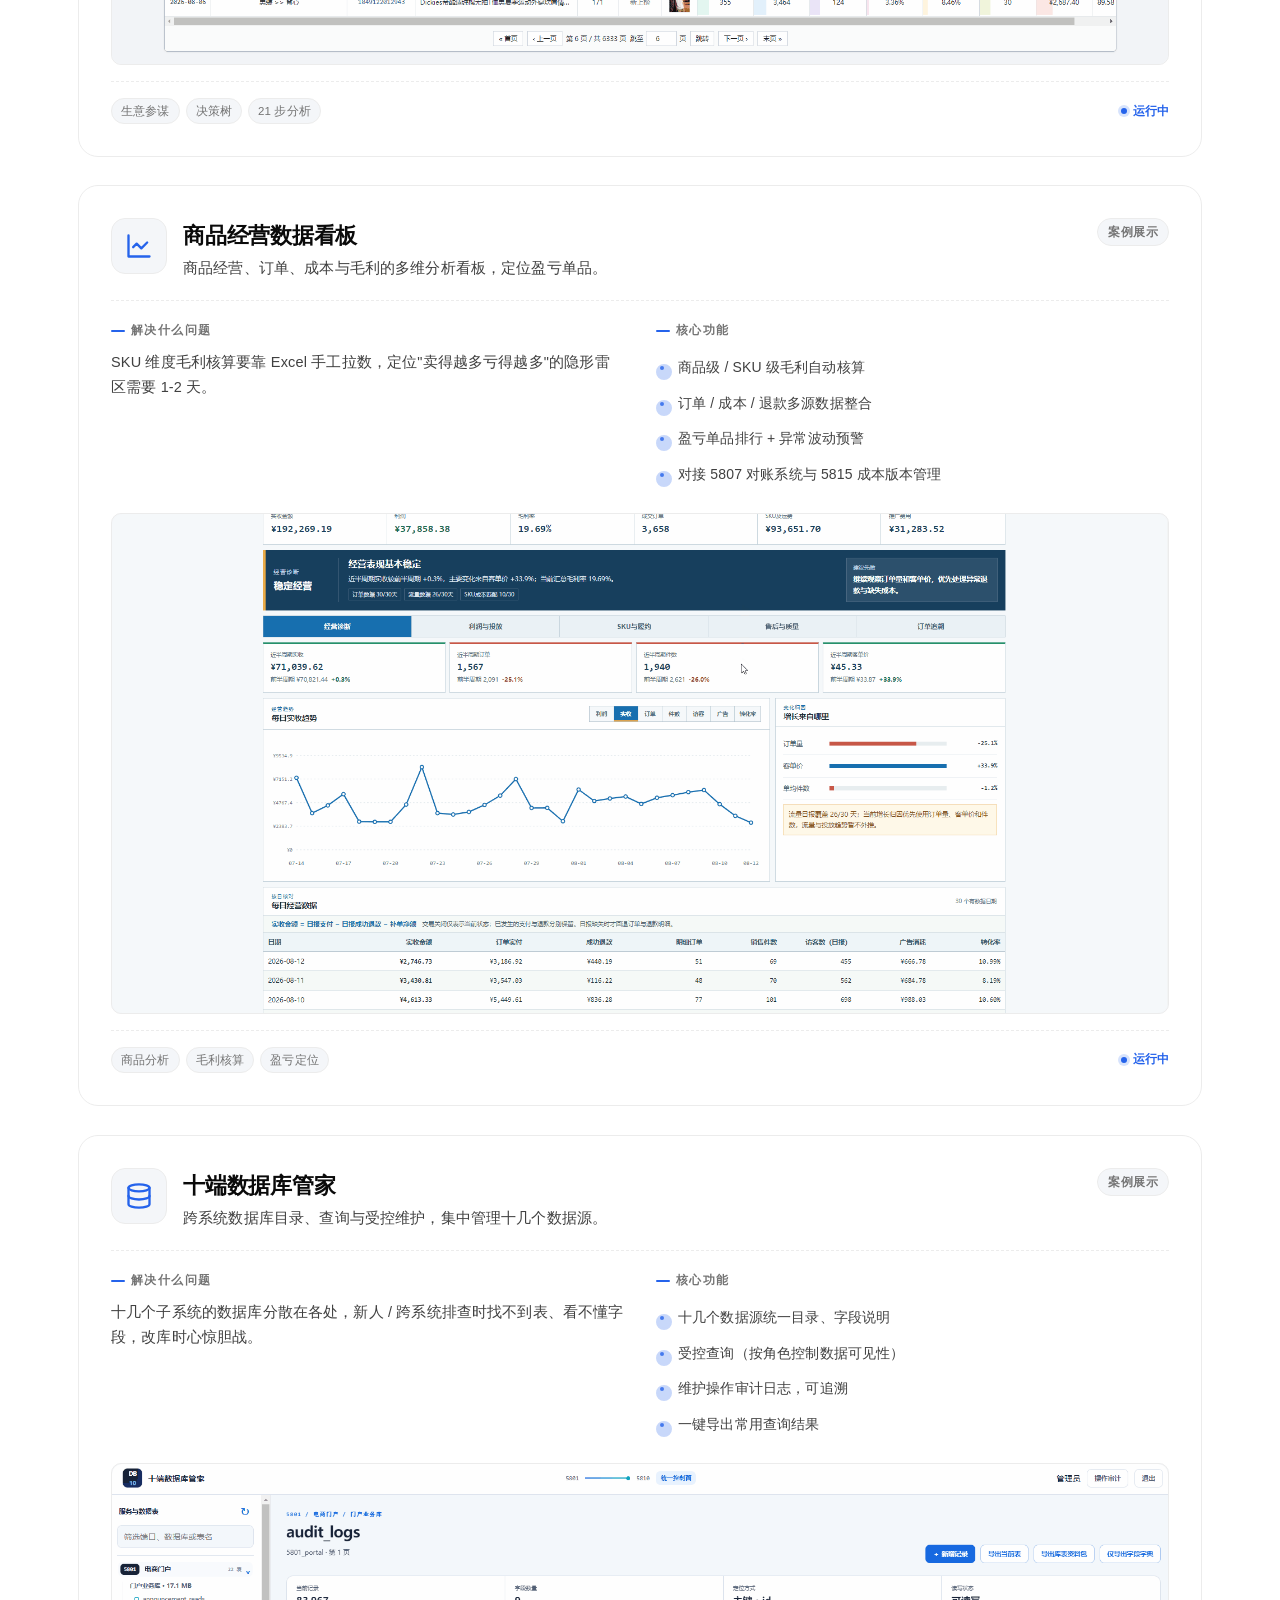
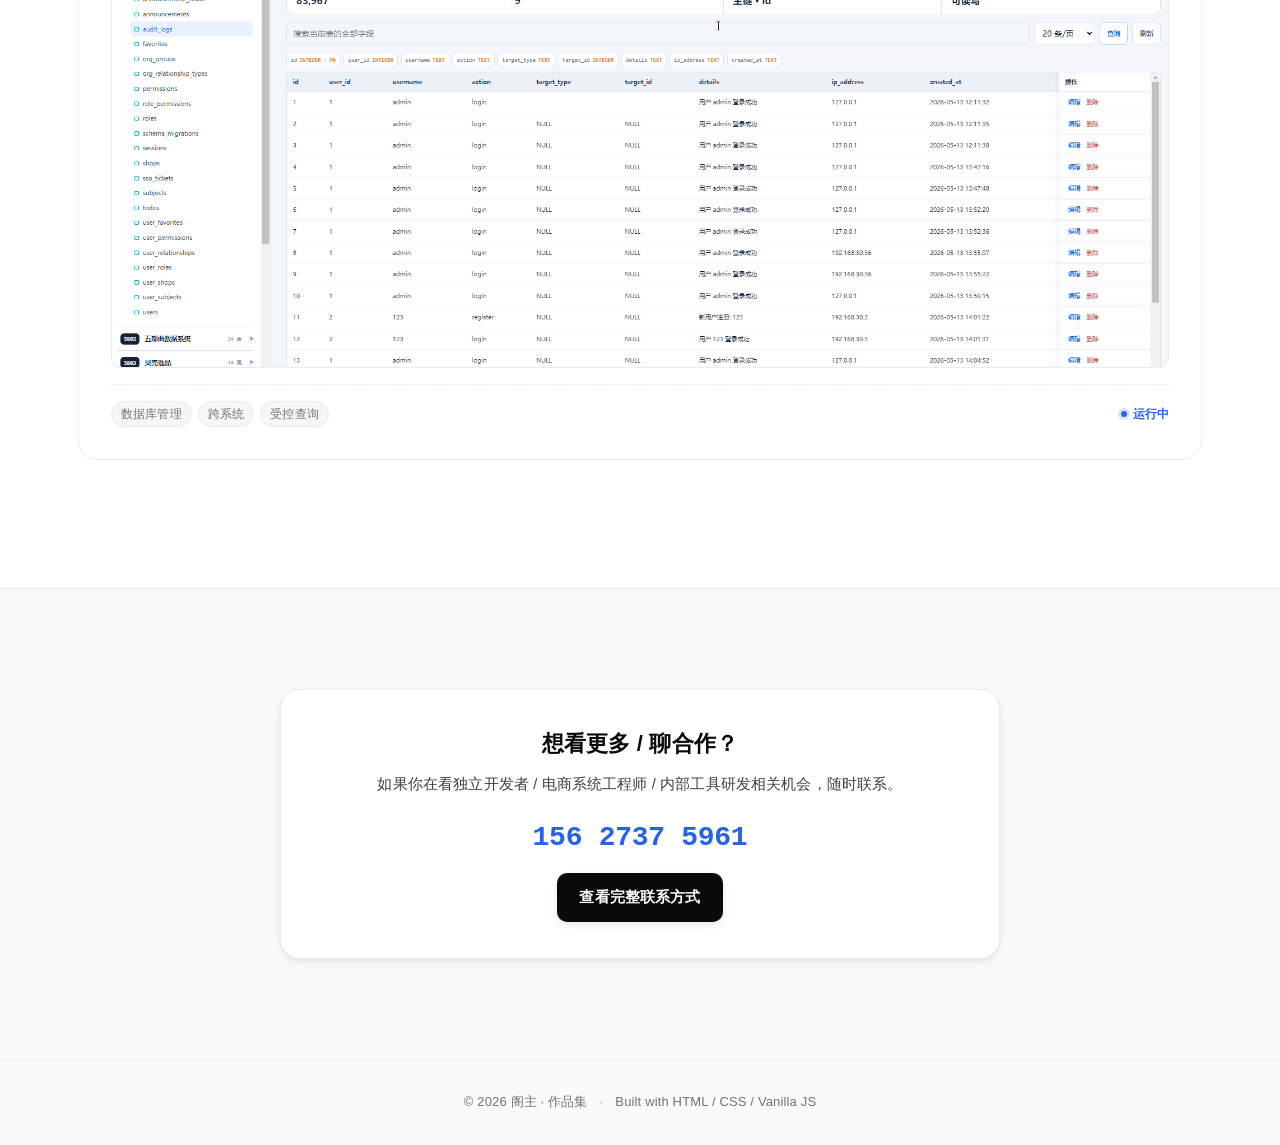
<file: op.html>
<!DOCTYPE html>
<html lang="zh-CN">
<head>
  <meta charset="UTF-8" />
  <meta name="viewport" content="width=device-width, initial-scale=1.0" />
  <title>运营系统 · 阁主作品集</title>

  <link rel="icon" type="image/svg+xml" href="assets/favicon.svg" />
  <meta name="description" content="运营域 4 个系统：选品决策、直播控场、爆款分析、运营数据看板。" />
  <meta property="og:type" content="website" />
  <meta property="og:title" content="运营系统 · 阁主作品集" />
  <meta property="og:description" content="运营域 4 个系统：选品决策、直播控场、爆款分析、运营数据看板。" />
  <meta property="og:image" content="assets/og-image.svg" />

  <link rel="stylesheet" href="assets/style.css?v=a71de00" />
</head>
<body data-page="op" data-cat="op">

  <section class="cat-hero" id="catHero"></section>

  <section class="works-list">
    <div class="container">
      <div id="worksList"></div>
    </div>
  </section>

  <section class="contact-strip" id="contactStrip"></section>

  <script src="assets/icons.js"></script>
  <script src="assets/data.js"></script>
  <script src="assets/header.js?v=industry-nav-20261005"></script>
  <script src="assets/nav.js"></script>
  <script src="assets/category-page.js?v=source-20260927"></script>
</body>
</html>
</file>
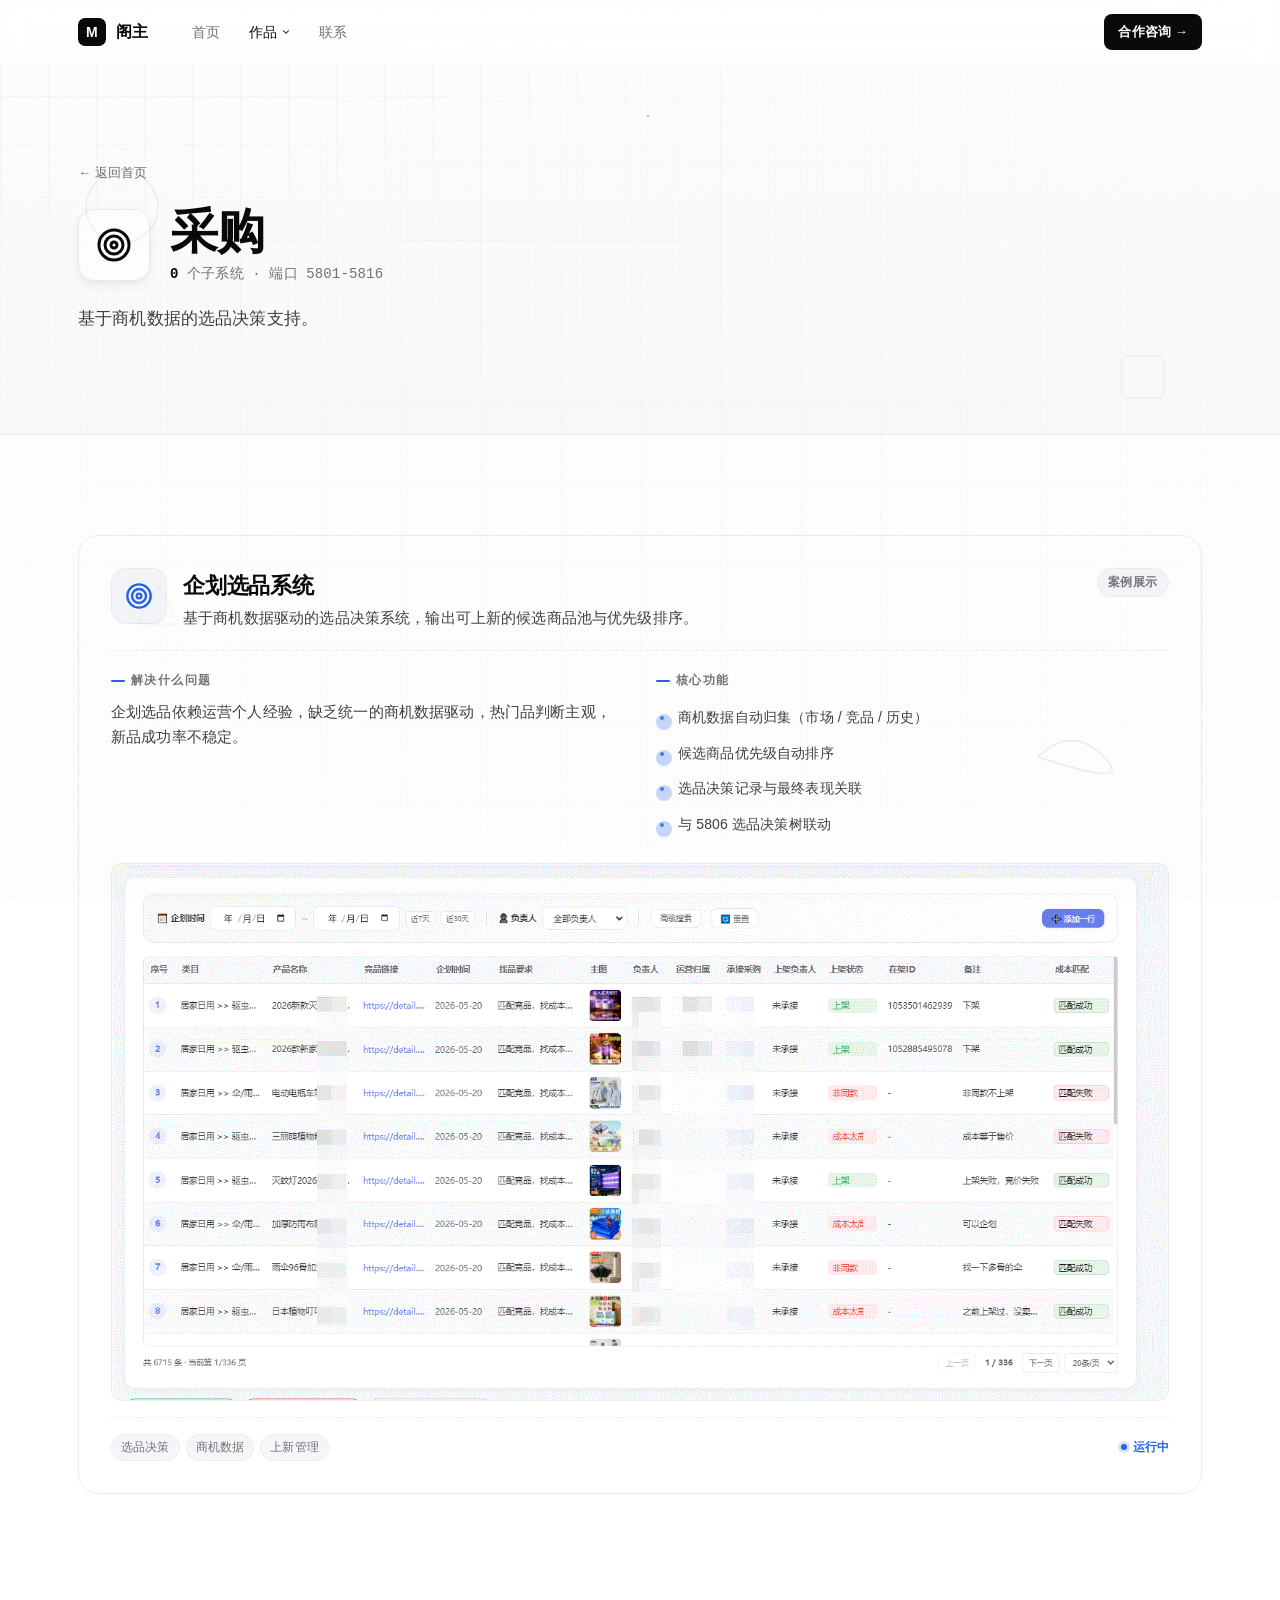
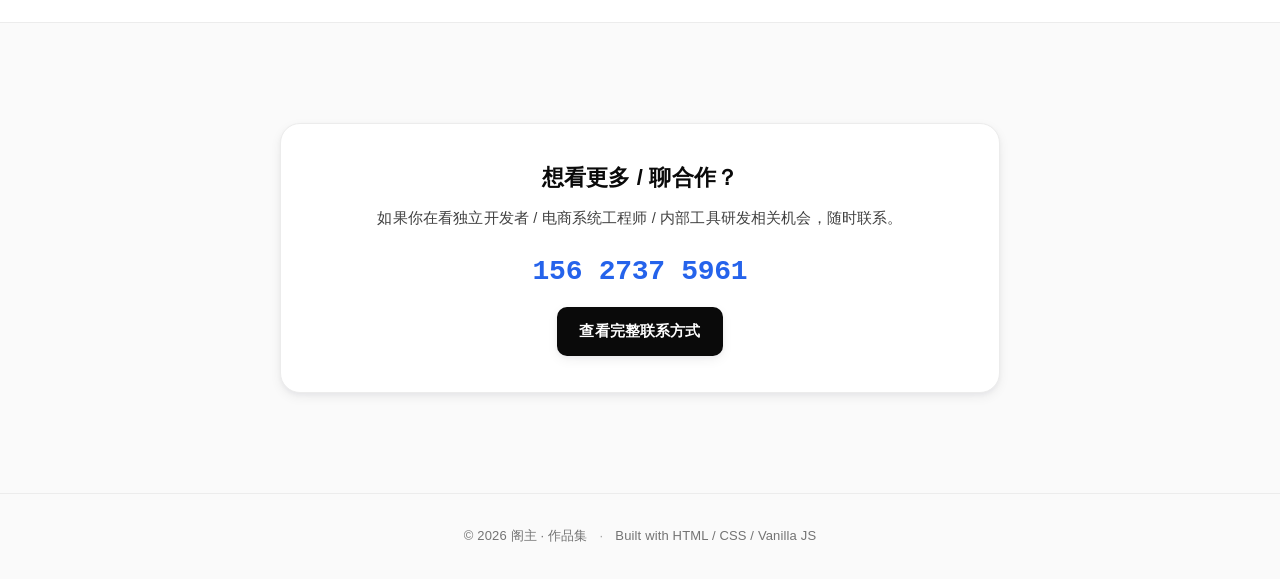
<file: purchase.html>
<!DOCTYPE html>
<html lang="zh-CN">
<head>
  <meta charset="UTF-8" />
  <meta name="viewport" content="width=device-width, initial-scale=1.0" />
  <title>采购系统 · 阁主作品集</title>

  <link rel="icon" type="image/svg+xml" href="assets/favicon.svg" />
  <meta name="description" content="采购域 2 个系统：采购下单、供应商管理与入库跟踪。" />
  <meta property="og:type" content="website" />
  <meta property="og:title" content="采购系统 · 阁主作品集" />
  <meta property="og:description" content="采购域 2 个系统：采购下单、供应商管理与入库跟踪。" />
  <meta property="og:image" content="assets/og-image.svg" />

  <link rel="stylesheet" href="assets/style.css?v=a71de00" />
</head>
<body data-page="purchase" data-cat="purchase">

  <section class="cat-hero" id="catHero"></section>

  <section class="works-list">
    <div class="container">
      <div id="worksList"></div>
    </div>
  </section>

  <section class="contact-strip" id="contactStrip"></section>

  <script src="assets/icons.js"></script>
  <script src="assets/data.js"></script>
  <script src="assets/header.js?v=industry-nav-20261005"></script>
  <script src="assets/nav.js"></script>
  <script src="assets/category-page.js?v=source-20260927"></script>
</body>
</html>
</file>
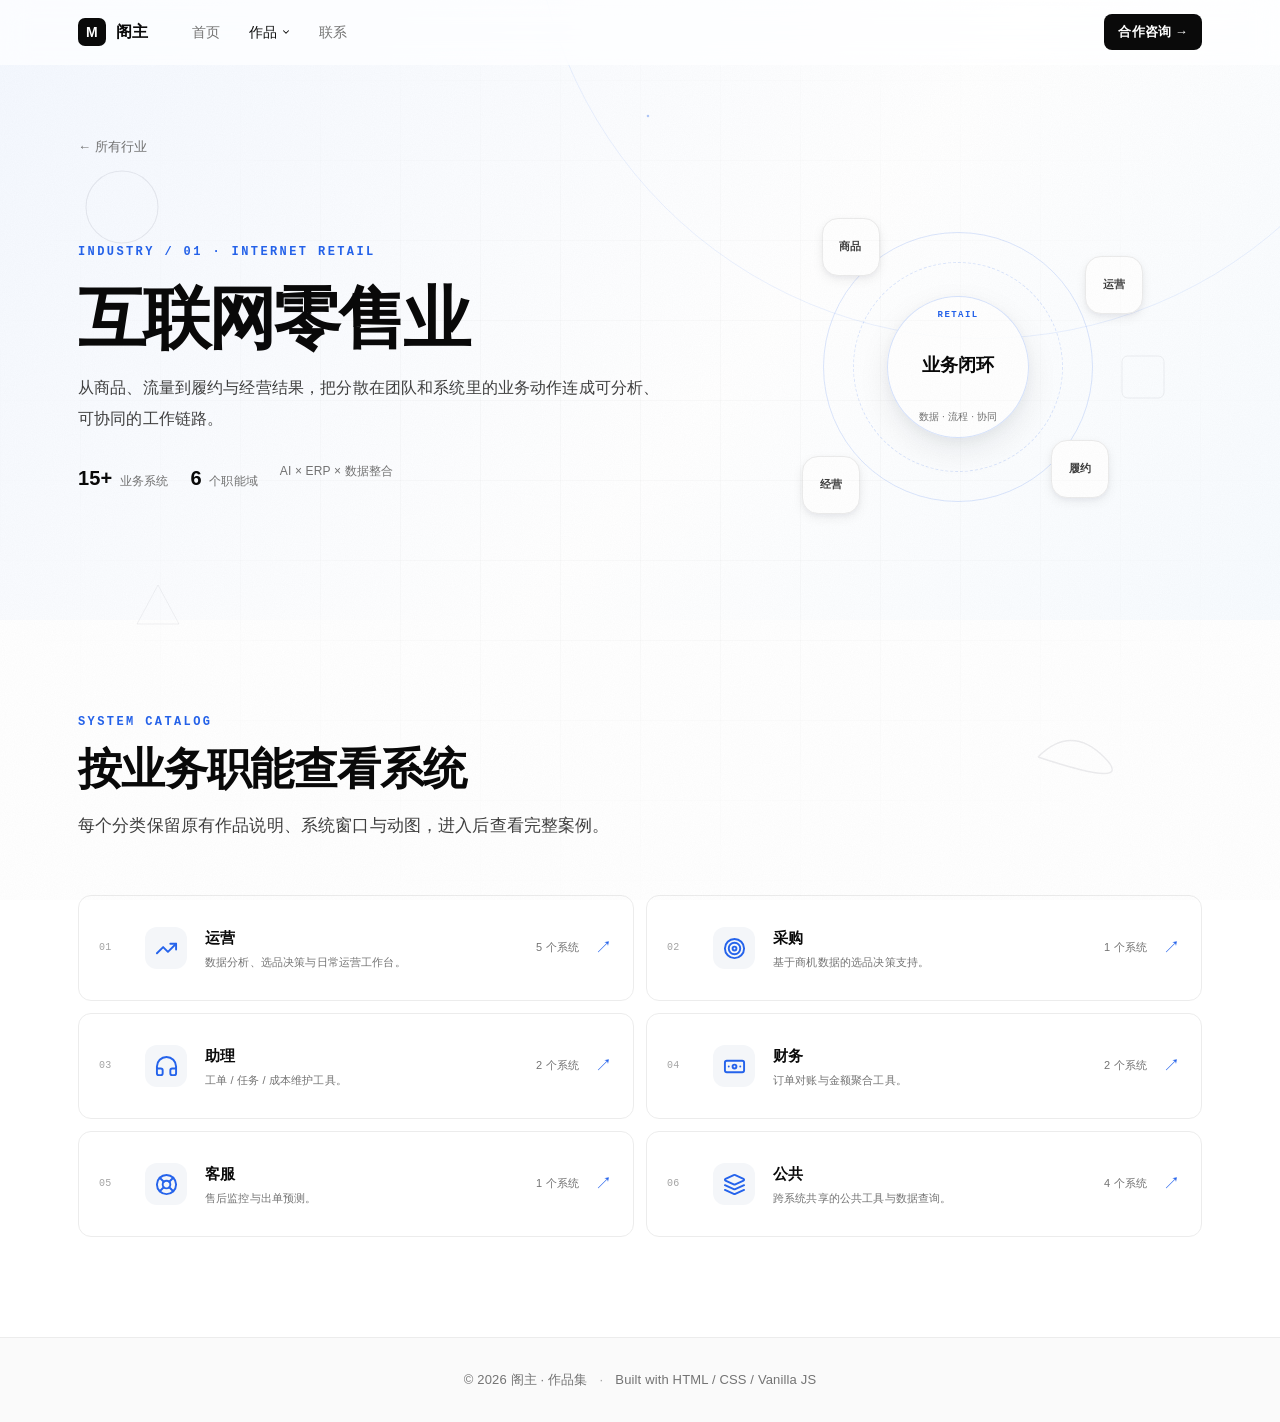
<file: retail.html>
<!DOCTYPE html>
<html lang="zh-CN">
<head>
  <meta charset="UTF-8" />
  <meta name="viewport" content="width=device-width, initial-scale=1.0" />
  <title>互联网零售业 · 阁主 FDE 作品集</title>
  <meta name="description" content="互联网零售业系统作品：覆盖运营、采购、助理、财务、客服与公共能力，呈现业务数字化与 AI 系统落地实践。" />
  <link rel="icon" type="image/svg+xml" href="assets/favicon.svg" />
  <link rel="stylesheet" href="assets/style.css?v=industry-home-20261005" />
</head>
<body data-page="retail">
  <main>
    <section class="industry-hero industry-hero--retail">
      <div class="container industry-hero__inner">
        <a class="industry-hero__back" href="index.html#industries">← 所有行业</a>
        <div class="industry-hero__copy" data-reveal>
          <span class="section__eyebrow">INDUSTRY / 01 · INTERNET RETAIL</span>
          <h1>互联网零售业</h1>
          <p>从商品、流量到履约与经营结果，把分散在团队和系统里的业务动作连成可分析、可协同的工作链路。</p>
          <div class="industry-hero__metrics"><span><strong>15+</strong> 业务系统</span><span><strong>6</strong> 个职能域</span><span>AI × ERP × 数据整合</span></div>
        </div>
        <div class="industry-hero__visual" aria-hidden="true">
          <div class="retail-orbit retail-orbit--a"></div><div class="retail-orbit retail-orbit--b"></div>
          <div class="retail-core"><span>RETAIL</span><strong>业务闭环</strong><small>数据 · 流程 · 协同</small></div>
          <span class="retail-node retail-node--1">商品</span><span class="retail-node retail-node--2">运营</span><span class="retail-node retail-node--3">履约</span><span class="retail-node retail-node--4">经营</span>
        </div>
      </div>
    </section>

    <section class="retail-catalog">
      <div class="container">
        <header class="section__head" data-reveal>
          <span class="section__eyebrow">SYSTEM CATALOG</span>
          <h2 class="section__title">按业务职能查看系统</h2>
          <p class="section__desc">每个分类保留原有作品说明、系统窗口与动图，进入后查看完整案例。</p>
        </header>
        <div class="retail-categories" id="retailCategories"></div>
      </div>
    </section>
  </main>

  <script src="assets/icons.js"></script>
  <script src="assets/data.js"></script>
  <script src="assets/header.js?v=industry-nav-20261005"></script>
  <script src="assets/nav.js"></script>
  <script src="assets/retail-page.js"></script>
</body>
</html>
</file>
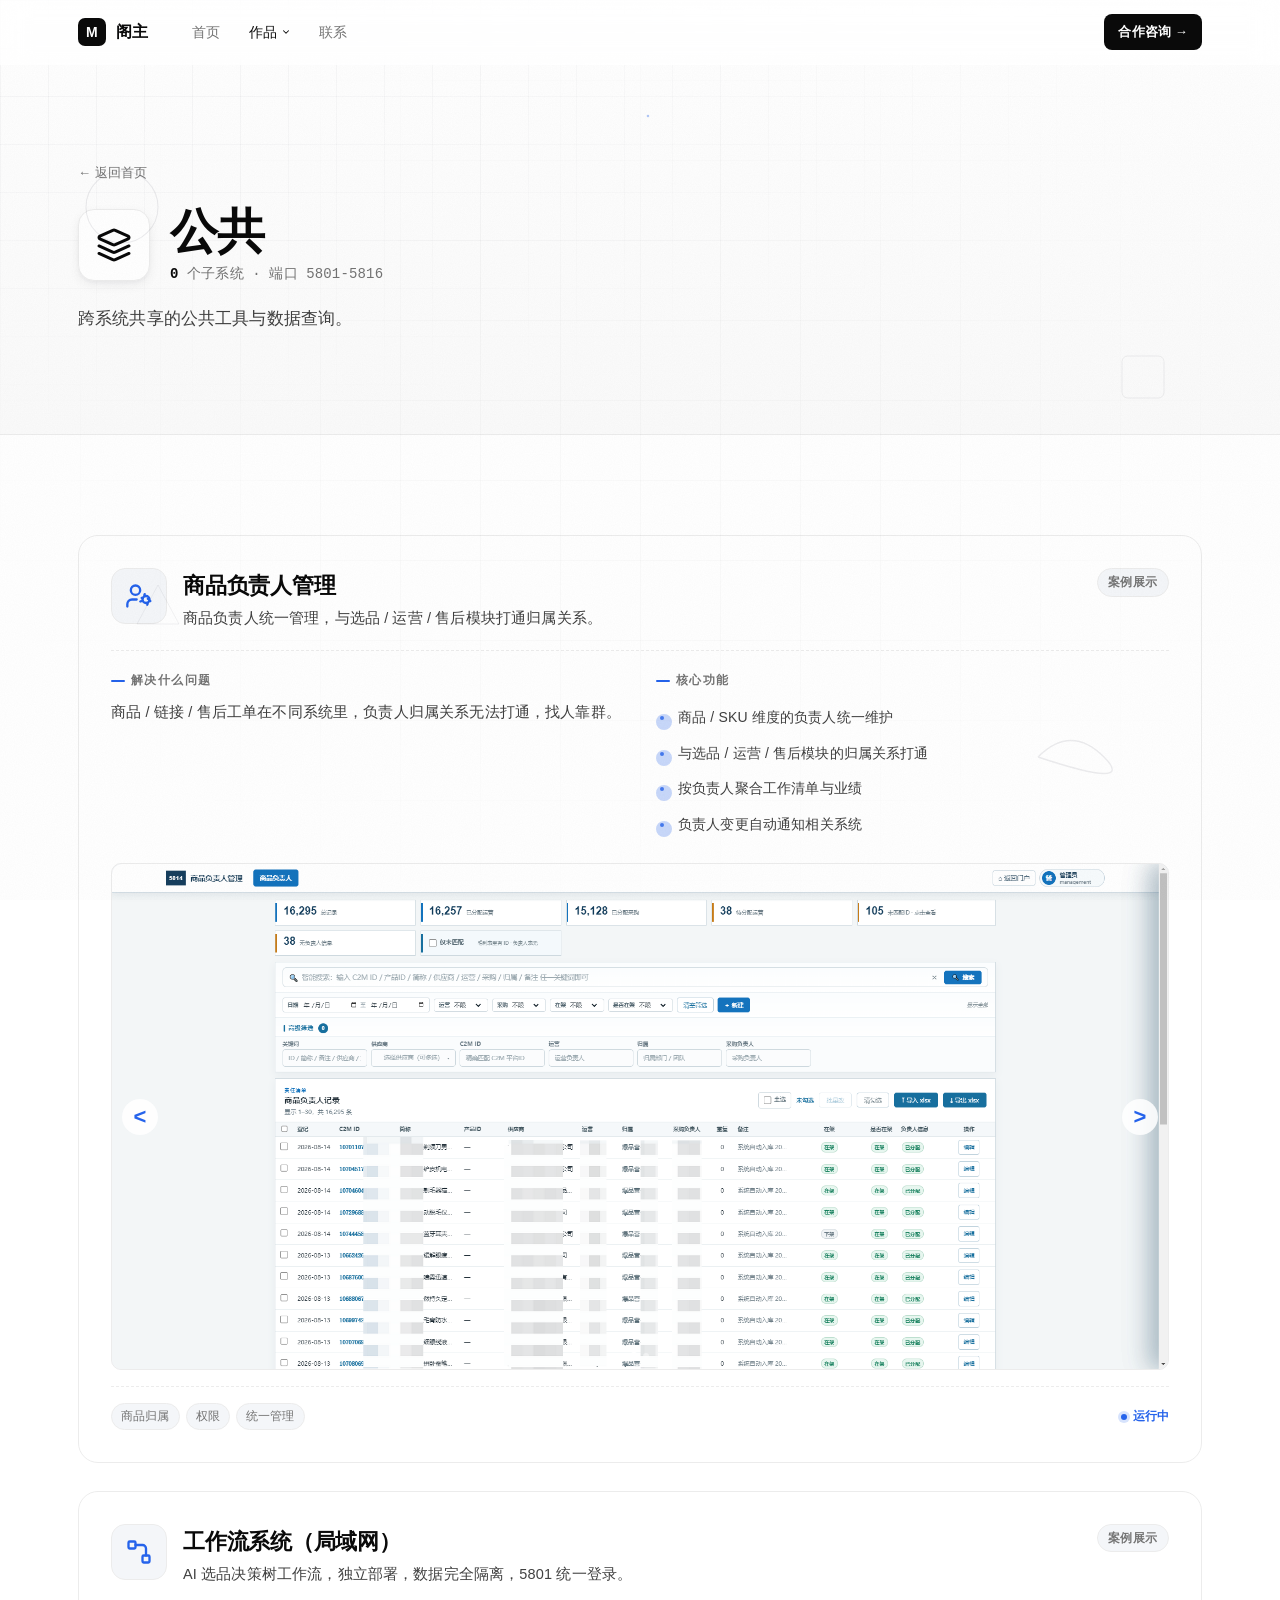
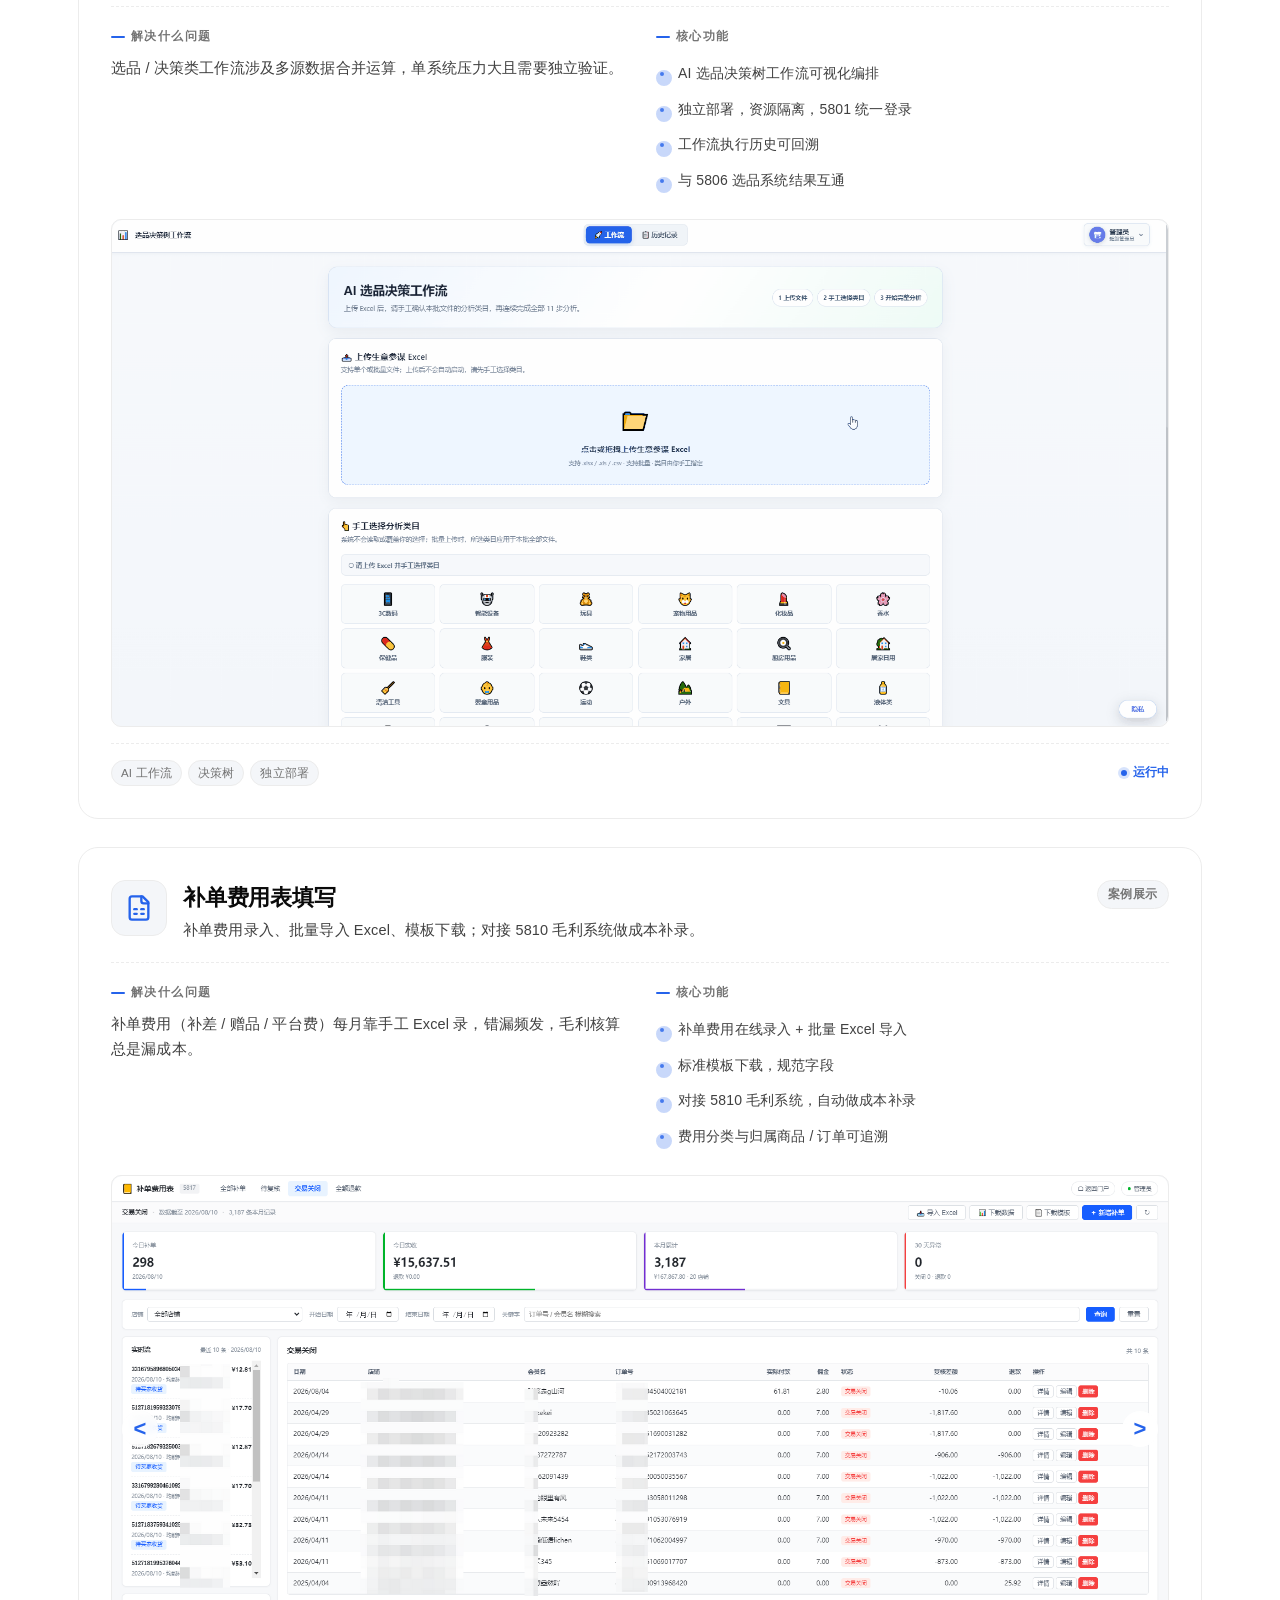
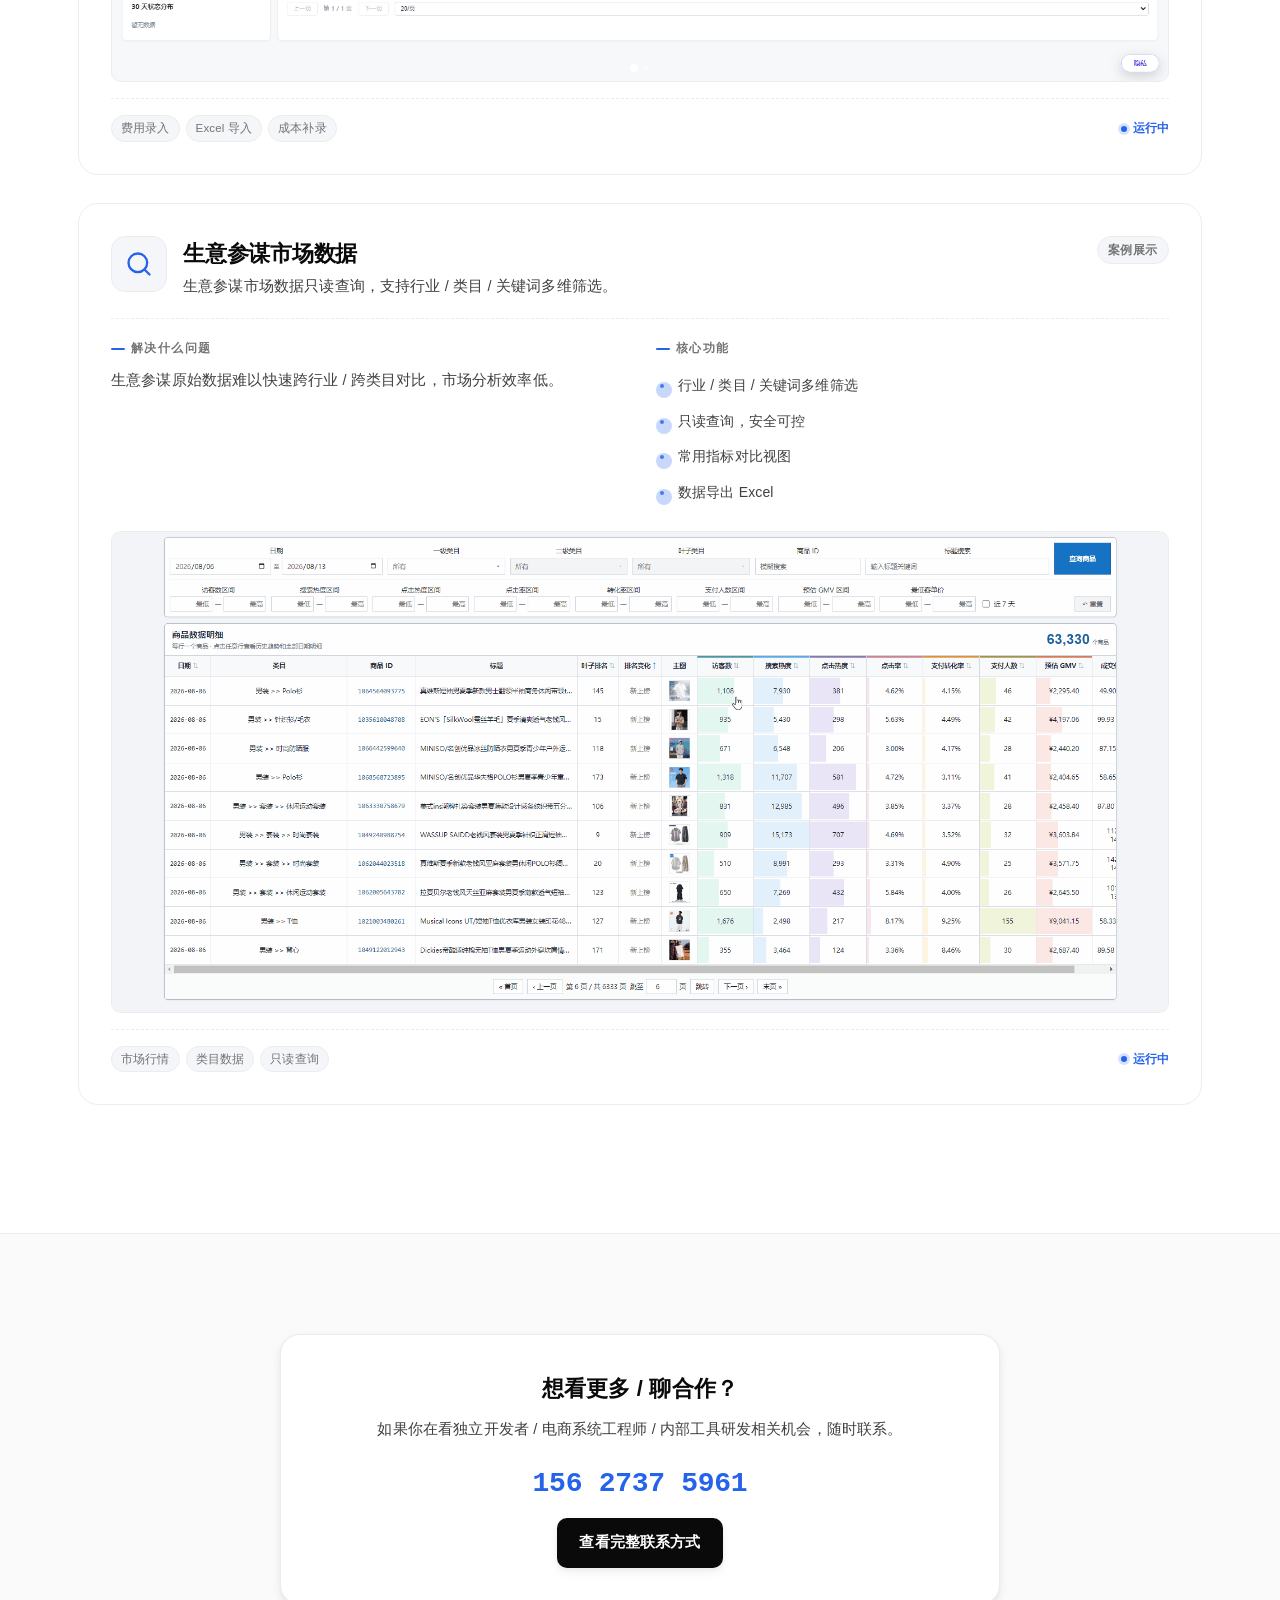
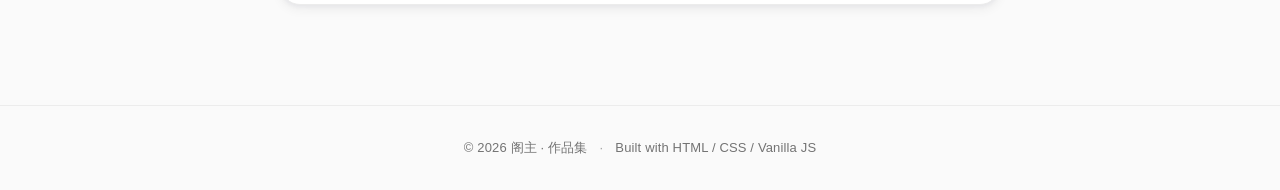
<file: shared.html>
<!DOCTYPE html>
<html lang="zh-CN">
<head>
  <meta charset="UTF-8" />
  <meta name="viewport" content="width=device-width, initial-scale=1.0" />
  <title>公共系统 · 阁主作品集</title>

  <link rel="icon" type="image/svg+xml" href="assets/favicon.svg" />
  <meta name="description" content="公共域 4 个系统：账号中心、权限审计、数据中台、统一登录。" />
  <meta property="og:type" content="website" />
  <meta property="og:title" content="公共系统 · 阁主作品集" />
  <meta property="og:description" content="公共域 4 个系统：账号中心、权限审计、数据中台、统一登录。" />
  <meta property="og:image" content="assets/og-image.svg" />

  <link rel="stylesheet" href="assets/style.css?v=a71de00" />
</head>
<body data-page="shared" data-cat="shared">

  <section class="cat-hero" id="catHero"></section>

  <section class="works-list">
    <div class="container">
      <div id="worksList"></div>
    </div>
  </section>

  <section class="contact-strip" id="contactStrip"></section>

  <script src="assets/icons.js"></script>
  <script src="assets/data.js"></script>
  <script src="assets/header.js?v=industry-nav-20261005"></script>
  <script src="assets/nav.js"></script>
  <script src="assets/category-page.js?v=source-20260927"></script>
</body>
</html>
</file>
<file: assets/style.css>
/* ============================================================
   阁主 · 作品集 — 多页版本共享样式
   ============================================================ */

* { margin: 0; padding: 0; box-sizing: border-box; }

:root {
  /* ============================================================
     Design Tokens — 全站统一规范
     任何色值/间距/字号/动画都从这里取，禁止硬编码
     ============================================================ */

  /* ---- 背景色阶（4 档）---- */
  --c-bg: #ffffff;
  --c-bg-soft: #fafafa;
  --c-bg-tint: #f4f6f9;
  --c-bg-dark: #0a0a0c;   /* L2 OpenClaw core 等深色块用 */

  /* ---- 边框色阶（2 档）---- */
  --c-line: #ececec;
  --c-line-strong: #d9d9d9;

  /* ---- 文字色阶（4 档：标题/正文/辅助/占位）---- */
  --c-text: #0a0a0a;
  --c-text-2: #404040;
  --c-text-3: #737373;
  --c-text-4: #a3a3a3;

  /* ---- RGB 通道（用于构造 rgba：阴影、透明背景等）---- */
  --c-brand-rgb: 37, 99, 235;
  --c-text-rgb:  15, 23, 42;

  /* ---- 品牌色（蓝：主品牌）---- */
  --c-brand: #2563eb;
  --c-brand-2: #1d4ed8;
  --c-brand-soft: #eff6ff;
  --c-brand-soft-2: rgba(var(--c-brand-rgb), .08);
  --c-brand-soft-3: rgba(var(--c-brand-rgb), .12);
  --c-brand-soft-border: rgba(var(--c-brand-rgb), .18);
  --c-brand-glow: rgba(var(--c-brand-rgb), .35);

  /* ---- 辅助色（紫/绿：arch-why 死结 02/03、装饰用途）---- */
  --c-purple: #8b5cf6;
  --c-purple-rgb: 139, 92, 246;
  --c-purple-soft: rgba(var(--c-purple-rgb), .08);
  --c-purple-glow: rgba(var(--c-purple-rgb), .35);

  --c-green: #10b981;
  --c-green-rgb: 16, 185, 129;
  --c-green-soft: rgba(var(--c-green-rgb), .08);
  --c-green-glow: rgba(var(--c-green-rgb), .35);

  --g-brand: linear-gradient(135deg, var(--c-brand) 0%, var(--c-brand-2) 100%);

  /* ---- 阴影阶梯（4 档）---- */
  --sh-1: 0 1px 2px rgba(var(--c-text-rgb), .04), 0 1px 3px rgba(var(--c-text-rgb), .04);
  --sh-2: 0 4px 12px rgba(var(--c-text-rgb), .06), 0 2px 4px rgba(var(--c-text-rgb), .04);
  --sh-3: 0 12px 32px rgba(var(--c-text-rgb), .08), 0 4px 12px rgba(var(--c-text-rgb), .04);
  --sh-4: 0 24px 60px rgba(var(--c-text-rgb), .10), 0 8px 24px rgba(var(--c-text-rgb), .06);

  /* ---- 圆角（4 档）---- */
  --r-sm: 6px;
  --r-md: 10px;
  --r-lg: 14px;
  --r-xl: 20px;

  /* ---- 间距阶梯（8 档，基于 4px 基线）---- */
  --sp-1: 4px;
  --sp-2: 8px;
  --sp-3: 12px;
  --sp-4: 16px;
  --sp-5: 24px;
  --sp-6: 32px;
  --sp-7: 48px;
  --sp-8: 64px;
  --sp-9: 100px;
  --sp-10: 160px;

  /* ---- Section 通用 padding（统一规范）---- */
  --sec-pad-desktop: var(--sp-9) 0;        /* 主 section：100/0 */
  --sec-pad-mobile:  var(--sp-8) 0;        /* 移动：64/0 (原 60) */
  --sec-pad-hero:    var(--sp-10) 0 var(--sp-9);  /* hero：160/0/100 */
  --sec-pad-hero-md: 130px 0 80px;         /* 中等屏 hero */
  --sec-pad-hero-sm: 110px 0 60px;         /* 移动 hero */

  /* ---- 容器宽度 ---- */
  --container: 1180px;

  /* ---- 动画时长（3 档）---- */
  --dur-fast:  .2s;
  --dur-base:  .3s;
  --dur-slow:  .8s;
  --ease-out:  cubic-bezier(.2, .7, .2, 1);

  /* ---- 字体 ---- */
  --font-sans: 'Inter', 'Noto Sans SC', -apple-system, BlinkMacSystemFont,
               'Segoe UI', 'PingFang SC', 'Microsoft YaHei', sans-serif;
  --font-mono: 'JetBrains Mono', ui-monospace, SFMono-Regular, monospace;
}

html { scroll-behavior: smooth; }

body {
  font-family: var(--font-sans);
  background: var(--c-bg);
  color: var(--c-text);
  -webkit-font-smoothing: antialiased;
  -moz-osx-font-smoothing: grayscale;
  line-height: 1.6;
  font-size: 15px;
  letter-spacing: 0.01em;
}

a { color: inherit; text-decoration: none; }
button { font-family: inherit; cursor: pointer; border: 0; background: transparent; }
img { max-width: 100%; display: block; }
::selection { background: var(--c-brand); color: #fff; }
:focus-visible {
  outline: 3px solid rgba(var(--c-brand-rgb), .45);
  outline-offset: 3px;
}

.container {
  width: 100%;
  max-width: var(--container);
  margin: 0 auto;
  padding: 0 28px;
}

/* ===== 全局滚动入场 ===== */
[data-reveal] {
  opacity: 0;
  transform: var(--reveal-from, translate3d(0, 28px, 0));
  transition: opacity .72s cubic-bezier(.2,.7,.2,1) var(--reveal-delay, 0ms), transform .72s cubic-bezier(.2,.7,.2,1) var(--reveal-delay, 0ms);
  will-change: opacity, transform;
  /* Safety: 1.5s 后不管 JS 怎么, 强制显示 (兜底 IntersectionObserver 不触发的情况) */
  animation: revealSafety 1.5s ease-out forwards;
}
[data-reveal="left"] { --reveal-from: translate3d(-30px, 0, 0); }
[data-reveal="right"] { --reveal-from: translate3d(30px, 0, 0); }
[data-reveal="scale"] { --reveal-from: scale(.96); }
@keyframes revealSafety {
  0%, 30%  { opacity: 0; transform: var(--reveal-from, translate3d(0, 28px, 0)); }
  100%     { opacity: 1; transform: none; }
}
[data-reveal].is-in {
  opacity: 1;
  transform: none;
  animation: none;  /* JS 触发后, 关掉 safety, 走 transition */
}
/* 同一组卡片采用短间隔错峰，形成连续节奏而不是整排同时弹出 */
.fde-model__item:nth-of-type(2) { --reveal-delay: 90ms; }
.fde-model__item:nth-of-type(3) { --reveal-delay: 180ms; }
.fde-model__item:nth-of-type(4) { --reveal-delay: 270ms; }
.fde-case:nth-child(2) { --reveal-delay: 110ms; }
.fde-case:nth-child(3) { --reveal-delay: 220ms; }
.industry-card:nth-child(2) { --reveal-delay: 100ms; }
.industry-card:nth-child(3) { --reveal-delay: 200ms; }

/* ===== 顶部导航 ===== */
.nav {
  position: fixed;
  top: 0; left: 0; right: 0;
  z-index: 50;
  background: rgba(255, 255, 255, 0.7);
  backdrop-filter: saturate(180%) blur(14px);
  -webkit-backdrop-filter: saturate(180%) blur(14px);
  border-bottom: 1px solid transparent;
  transition: background .3s, border-color .3s, box-shadow .3s;
}
.nav.is-scrolled {
  background: rgba(255, 255, 255, 0.92);
  border-bottom-color: var(--c-line);
  box-shadow: 0 1px 0 rgba(0,0,0,.02);
}
.nav__inner {
  max-width: var(--container);
  margin: 0 auto;
  padding: 0 28px;
  height: 64px;
  display: flex;
  align-items: center;
  gap: 36px;
}
.nav__logo {
  display: inline-flex;
  align-items: center;
  gap: 10px;
  font-weight: 700;
  font-size: 16px;
  color: var(--c-text);
}
.nav__logo-mark {
  width: 28px; height: 28px;
  border-radius: 7px;
  display: grid; place-items: center;
  background: var(--c-text);
  color: #fff;
  font-size: 14px;
  font-weight: 800;
  transition: transform .35s cubic-bezier(.2,.7,.2,1);
}
.nav__logo:hover .nav__logo-mark { transform: rotate(-12deg) scale(1.08); }
.nav__links {
  display: flex;
  gap: 28px;
  margin-left: 8px;
}
.nav__link {
  color: var(--c-text-3);
  font-size: 14px;
  font-weight: 500;
  transition: color .2s;
}
.nav__link:hover { color: var(--c-text); }
.nav__link.is-active { color: var(--c-text); }

/* 下拉菜单容器 */
.nav__item--dd { position: relative; display: inline-flex; align-items: center; }
.nav__link--dd {
  display: inline-flex;
  align-items: center;
  gap: 4px;
  background: transparent;
  padding: 0;
  font: inherit;
  color: var(--c-text-3);
  font-size: 14px;
  font-weight: 500;
  cursor: pointer;
  transition: color .2s;
}
.nav__link--dd:hover { color: var(--c-text); }
.nav__link--dd.is-active { color: var(--c-text); }
.nav__caret { transition: transform .25s cubic-bezier(.2,.7,.2,1); }
.nav__item--dd.is-open .nav__caret { transform: rotate(180deg); }

.nav__dd {
  position: absolute;
  top: calc(100% + 8px);
  left: -16px;
  min-width: 200px;
  background: rgba(255, 255, 255, 0.92);
  -webkit-backdrop-filter: saturate(180%) blur(14px);
  backdrop-filter: saturate(180%) blur(14px);
  border: 1px solid var(--c-line);
  border-radius: var(--r-lg);
  box-shadow: var(--sh-3);
  padding: 6px;
  display: flex;
  flex-direction: column;
  gap: 2px;
  opacity: 0;
  transform: translateY(-8px) scale(.96);
  transform-origin: top left;
  pointer-events: none;
  transition: opacity .2s ease, transform .2s cubic-bezier(.2,.7,.2,1);
  z-index: 60;
}
.nav__item--dd.is-open .nav__dd {
  opacity: 1;
  transform: translateY(0) scale(1);
  pointer-events: auto;
}
.nav__dd-item {
  display: flex;
  align-items: center;
  gap: 10px;
  padding: 9px 12px;
  border-radius: 8px;
  font-size: 13.5px;
  font-weight: 500;
  color: var(--c-text-2);
  transition: background .15s, color .15s, transform .15s;
}
.nav__dd-item:hover {
  background: var(--c-bg-tint);
  color: var(--c-text);
  transform: translateX(2px);
}
.nav__dd-item.is-active {
  background: var(--c-bg-tint);
  color: var(--c-text);
  font-weight: 600;
}
.nav__dd-dot {
  width: 8px; height: 8px;
  border-radius: 50%;
  flex-shrink: 0;
  box-shadow: 0 0 0 3px rgba(255, 255, 255, .9), 0 0 0 4px currentColor;
}
.nav__dd-label { flex: 1; }
.nav__dd-arrow {
  opacity: 0;
  transform: translateX(-4px);
  transition: opacity .15s, transform .15s;
  color: var(--c-text-4);
}
.nav__dd-item:hover .nav__dd-arrow {
  opacity: 1;
  transform: translateX(0);
  color: var(--c-text-2);
}
.nav__dd-divider {
  height: 1px;
  background: var(--c-line);
  margin: 4px 6px;
}
.nav__dd-item--special {
  background: linear-gradient(135deg, rgba(var(--c-brand-rgb), .06) 0%, rgba(124, 58, 237, .06) 100%);
  border: 1px solid rgba(var(--c-brand-rgb), .15);
  margin: 2px 0;
}
.nav__dd-item--special:hover {
  background: linear-gradient(135deg, rgba(var(--c-brand-rgb), .10) 0%, rgba(124, 58, 237, .10) 100%);
  border-color: rgba(var(--c-brand-rgb), .35);
}
.nav__dd-item--special .nav__dd-icon {
  display: grid; place-items: center;
  width: 22px; height: 22px;
  background: var(--c-bg);
  border: 1px solid rgba(var(--c-brand-rgb), .2);
  border-radius: 6px;
  color: var(--c-brand);
}
.nav__dd-item--special .nav__dd-label {
  font-weight: 600;
  background: var(--g-brand);
  -webkit-background-clip: text;
  -webkit-text-fill-color: transparent;
  background-clip: text;
}
.nav__dd-item--special.is-active {
  background: linear-gradient(135deg, rgba(var(--c-brand-rgb), .10) 0%, rgba(124, 58, 237, .10) 100%);
}
.nav__dd-tag {
  font-family: var(--font-mono);
  font-size: 10.5px;
  font-weight: 700;
  color: var(--c-brand);
  background: var(--c-brand-soft);
  padding: 1px 6px;
  border-radius: 999px;
  letter-spacing: .05em;
}

.nav__cta {
  margin-left: auto;
  padding: 8px 14px;
  border-radius: 8px;
  background: var(--c-text);
  color: #fff;
  font-size: 13px;
  font-weight: 600;
  transition: transform .2s, background .2s, box-shadow .2s;
}
.nav__cta:hover {
  background: var(--c-text-2);
  transform: translateY(-1px);
  box-shadow: var(--sh-2);
}
.nav__menu { display: none; font-size: 22px; color: var(--c-text); }

/* ===== 通用板块头 ===== */
.section__head {
  text-align: left;
  margin-bottom: 56px;
  max-width: 720px;
}
.section__head--center {
  text-align: center;
  margin-left: auto;
  margin-right: auto;
}
.section__eyebrow {
  display: inline-block;
  font-family: var(--font-mono);
  font-size: 12px;
  font-weight: 600;
  letter-spacing: .2em;
  color: var(--c-brand);
  margin-bottom: 12px;
}
.section__title {
  font-size: clamp(32px, 4vw, 44px);
  font-weight: 800;
  letter-spacing: -.02em;
  color: var(--c-text);
  margin-bottom: 16px;
  line-height: 1.15;
}
.section__desc {
  font-size: 16.5px;
  color: var(--c-text-2);
  line-height: 1.7;
}

/* ===== 通用按钮 ===== */
.btn {
  display: inline-flex;
  align-items: center;
  gap: 6px;
  padding: 13px 22px;
  border-radius: var(--r-md);
  font-size: 14.5px;
  font-weight: 600;
  transition: transform .2s, box-shadow .2s, background .2s, color .2s, border-color .2s;
  cursor: pointer;
  white-space: nowrap;
}
.btn--primary {
  background: var(--c-text);
  color: #fff;
  box-shadow: var(--sh-2);
}
.btn--primary:hover {
  transform: translateY(-1px);
  box-shadow: var(--sh-3);
  background: var(--c-text-2);
}
.btn--ghost {
  background: var(--c-bg);
  color: var(--c-text);
  border: 1px solid var(--c-line-strong);
}
.btn--ghost:hover {
  transform: translateY(-1px);
  border-color: var(--c-text);
  box-shadow: var(--sh-1);
}

/* ===== HERO（主页） ===== */
.hero {
  position: relative;
  padding: 160px 0 100px;
  overflow: hidden;
  background: linear-gradient(180deg, #fff 0%, #fafbfc 100%);
}
.hero__bg {
  position: absolute; inset: 0;
  pointer-events: none;
  z-index: 0;
}
.hero__grid {
  position: absolute; inset: 0;
  background-image:
    linear-gradient(to right, rgba(var(--c-text-rgb), 0.04) 1px, transparent 1px),
    linear-gradient(to bottom, rgba(var(--c-text-rgb), 0.04) 1px, transparent 1px);
  background-size: 56px 56px;
  mask-image: radial-gradient(ellipse at center, #000 30%, transparent 80%);
  -webkit-mask-image: radial-gradient(ellipse at center, #000 30%, transparent 80%);
  animation: gridDrift 30s linear infinite;
}
@keyframes gridDrift {
  0%   { background-position: 0 0, 0 0; }
  100% { background-position: 56px 56px, 56px 56px; }
}
.hero__glow {
  position: absolute;
  width: 520px; height: 520px;
  border-radius: 50%;
  filter: blur(120px);
  opacity: .35;
  animation: float 14s ease-in-out infinite;
}
.hero__glow--1 {
  top: -120px; left: -100px;
  background: radial-gradient(circle, #93c5fd, transparent 60%);
}
.hero__glow--2 {
  bottom: -180px; right: -120px;
  background: radial-gradient(circle, #93c5fd, transparent 60%);
  opacity: .25;
  animation-delay: -7s;
}
@keyframes float {
  0%, 100% { transform: translate(0, 0) scale(1); }
  33%      { transform: translate(40px, -30px) scale(1.05); }
  66%      { transform: translate(-30px, 20px) scale(.95); }
}

/* 3D 浮动小元素 */
.hero__floating {
  position: absolute;
  z-index: 0;
  pointer-events: none;
  will-change: transform;
}
.hero__floating--1 {
  top: 22%; left: 8%;
  width: 64px; height: 64px;
  border: 1px solid rgba(var(--c-text-rgb), .08);
  background: rgba(255, 255, 255, .6);
  backdrop-filter: blur(8px);
  border-radius: 16px;
  transform: rotate(15deg);
  animation: floatBox 8s ease-in-out infinite;
  box-shadow: 0 8px 24px rgba(var(--c-text-rgb), .06);
}
.hero__floating--1::after {
  content: '';
  position: absolute; inset: 12px;
  border-radius: 8px;
  background: linear-gradient(135deg, var(--c-brand-soft), transparent);
}
.hero__floating--2 {
  top: 60%; right: 6%;
  width: 48px; height: 48px;
  border: 1px solid rgba(var(--c-text-rgb), .08);
  background: rgba(255, 255, 255, .7);
  backdrop-filter: blur(8px);
  border-radius: 50%;
  transform: rotate(-10deg);
  animation: floatBox 9s ease-in-out infinite reverse;
  box-shadow: 0 6px 20px rgba(var(--c-text-rgb), .05);
}
.hero__floating--3 {
  top: 40%; right: 14%;
  width: 28px; height: 28px;
  background: var(--c-brand);
  border-radius: 8px;
  transform: rotate(20deg);
  opacity: .7;
  animation: floatBox 7s ease-in-out infinite;
  box-shadow: 0 4px 16px rgba(var(--c-brand-rgb), .3);
}
@keyframes floatBox {
  0%, 100% { transform: translateY(0) rotate(var(--r, 0deg)); }
  50%      { transform: translateY(-20px) rotate(calc(var(--r, 0deg) + 5deg)); }
}

.hero__inner {
  position: relative;
  z-index: 1;
  text-align: center;
}
.hero__eyebrow {
  display: inline-flex;
  align-items: center;
  gap: 8px;
  padding: 6px 14px;
  border-radius: 999px;
  background: var(--c-brand-soft);
  color: var(--c-brand);
  font-size: 12.5px;
  font-weight: 500;
  border: 1px solid rgba(var(--c-brand-rgb), .15);
  margin-bottom: 28px;
  animation: fadeUp .8s ease both;
}
.hero__dot {
  width: 6px; height: 6px;
  border-radius: 50%;
  background: var(--c-brand);
  box-shadow: 0 0 0 0 rgba(var(--c-brand-rgb), .5);
  animation: pulse 2s infinite;
}
@keyframes pulse {
  0% { box-shadow: 0 0 0 0 rgba(var(--c-brand-rgb), .5); }
  70% { box-shadow: 0 0 0 8px rgba(var(--c-brand-rgb), 0); }
  100% { box-shadow: 0 0 0 0 rgba(var(--c-brand-rgb), 0); }
}
.hero__title {
  font-size: clamp(40px, 6vw, 64px);
  line-height: 1.15;
  font-weight: 800;
  letter-spacing: -.02em;
  color: var(--c-text);
  margin-bottom: 24px;
  animation: fadeUp .8s .1s ease both;
}
.hero__title-line { display: block; }
.hero__title-em {
  background: var(--g-brand);
  -webkit-background-clip: text;
  -webkit-text-fill-color: transparent;
  background-clip: text;
  display: inline-block;
  transition: transform .35s cubic-bezier(.2,.7,.2,1);
}
.hero__title-em:hover { transform: translateY(-2px); }
.hero__title-em--alt {
  background: var(--c-text);
  -webkit-background-clip: text;
  -webkit-text-fill-color: transparent;
  background-clip: text;
}
.hero__sub {
  max-width: 720px;
  margin: 0 auto 40px;
  font-size: 17px;
  line-height: 1.75;
  color: var(--c-text-2);
  animation: fadeUp .8s .2s ease both;
}
.hero__sub strong { color: var(--c-text); font-weight: 700; }
.hero__cta {
  display: flex;
  gap: 12px;
  justify-content: center;
  margin-bottom: 72px;
  animation: fadeUp .8s .3s ease both;
}
.hero__stats {
  list-style: none;
  display: grid;
  grid-template-columns: repeat(4, 1fr);
  gap: 16px;
  max-width: 880px;
  margin: 0 auto;
  padding: 28px 32px;
  background: rgba(255, 255, 255, 0.6);
  backdrop-filter: blur(8px);
  border: 1px solid var(--c-line);
  border-radius: var(--r-xl);
  box-shadow: var(--sh-2);
  animation: fadeUp .8s .4s ease both;
}
.hero__stat {
  display: flex;
  flex-direction: column;
  align-items: center;
  text-align: center;
  gap: 4px;
  position: relative;
}
.hero__stat + .hero__stat::before {
  content: '';
  position: absolute;
  left: 0; top: 50%;
  transform: translateY(-50%);
  width: 1px; height: 28px;
  background: var(--c-line);
}
.hero__stat-num {
  font-size: 36px;
  font-weight: 800;
  color: var(--c-text);
  letter-spacing: -.02em;
  line-height: 1;
  display: inline-block;
  font-variant-numeric: tabular-nums;
}
.hero__stat-label {
  font-size: 12.5px;
  color: var(--c-text-3);
  font-weight: 500;
  margin-top: 4px;
}
@keyframes fadeUp {
  from { opacity: 0; transform: translateY(20px); }
  to { opacity: 1; transform: translateY(0); }
}

/* ===== 分类导航（主页） ===== */
.cats {
  padding: var(--sec-pad-desktop);
  background: var(--c-bg);
}
.cats__grid {
  display: grid;
  grid-template-columns: repeat(3, 1fr);
  gap: 20px;
  perspective: 1500px;
}
.cat-card {
  position: relative;
  display: block;
  background: var(--c-bg);
  border: 1px solid var(--c-line);
  border-radius: var(--r-lg);
  padding: 28px 24px;
  transition: transform .35s cubic-bezier(.2,.7,.2,1), box-shadow .35s, border-color .25s;
  overflow: hidden;
  isolation: isolate;
  transform-style: preserve-3d;
  will-change: transform;
}
.cat-card::before {
  content: '';
  position: absolute;
  inset: 0;
  background: var(--c-brand-soft);
  opacity: 0;
  transition: opacity .3s;
  z-index: -1;
}
.cat-card__glow {
  position: absolute;
  inset: 0;
  pointer-events: none;
  opacity: 0;
  transition: opacity .4s;
  background: radial-gradient(
    circle at var(--mx, 50%) var(--my, 50%),
    var(--c-brand) 0%,
    transparent 60%
  );
  opacity: 0;
  z-index: -1;
}
.cat-card:hover { border-color: var(--c-brand); }
.cat-card:hover::before { opacity: .08; }
.cat-card:hover .cat-card__glow { opacity: .12; }
.cat-card__icon {
  width: 48px; height: 48px;
  display: grid; place-items: center;
  background: var(--c-bg-tint);
  border: 1px solid var(--c-line);
  border-radius: 12px;
  margin-bottom: 16px;
  transition: transform .35s cubic-bezier(.2,.7,.2,1), background .3s, border-color .3s, color .3s;
  transform: translateZ(30px);
  color: var(--c-text);
}
.cat-card__icon svg { width: 24px; height: 24px; }
.cat-card:hover .cat-card__icon {
  background: var(--c-text);
  border-color: var(--c-text);
  color: #fff;
  transform: translateZ(50px) rotate(-6deg);
}
.cat-card__head {
  display: flex;
  align-items: center;
  justify-content: space-between;
  margin-bottom: 6px;
  transform: translateZ(15px);
}
.cat-card__title {
  font-size: 20px;
  font-weight: 700;
  color: var(--c-text);
  letter-spacing: -.01em;
}
.cat-card__count {
  font-family: var(--font-mono);
  font-size: 12px;
  font-weight: 600;
  color: var(--c-text-3);
  background: var(--c-bg-tint);
  padding: 3px 8px;
  border-radius: 999px;
}
.cat-card__desc {
  font-size: 14px;
  line-height: 1.65;
  color: var(--c-text-2);
  margin-bottom: 16px;
  transform: translateZ(8px);
}
.cat-card__arrow {
  display: inline-flex;
  align-items: center;
  gap: 4px;
  font-size: 13px;
  font-weight: 600;
  color: var(--c-brand);
  transition: gap .2s;
  transform: translateZ(20px);
}
.cat-card__arrow svg { width: 14px; height: 14px; }
.cat-card:hover .cat-card__arrow { gap: 8px; }

/* ===== 主页：关于我 ===== */
.about {
  padding: var(--sec-pad-desktop);
  background: var(--c-bg);
  border-top: 1px solid var(--c-line);
}
.about__intro {
  max-width: 780px;
  font-size: 16px;
  line-height: 1.85;
  color: var(--c-text-2);
  margin-bottom: 56px;
}
.about__intro p { margin-bottom: 14px; }
.about__intro p:last-child { margin-bottom: 0; }
.about__intro strong { color: var(--c-text); font-weight: 700; }
.about__intro em {
  font-style: normal;
  font-weight: 700;
  color: var(--c-text);
  background: linear-gradient(transparent 60%, rgba(var(--c-brand-rgb), .18) 60%);
  padding: 0 4px;
}
.about__grid {
  display: grid;
  grid-template-columns: repeat(4, 1fr);
  gap: 18px;
}
.about-hl {
  position: relative;
  padding: 24px 22px;
  background: var(--c-bg);
  border: 1px solid var(--c-line);
  border-radius: var(--r-lg);
  transition: transform .3s, box-shadow .3s, border-color .3s;
}
.about-hl:hover {
  transform: translateY(-3px);
  border-color: var(--c-text);
  box-shadow: var(--sh-2);
}
.about-hl__icon {
  display: grid;
  place-items: center;
  width: 38px; height: 38px;
  background: var(--c-text);
  border-radius: 10px;
  color: #fff;
  margin-bottom: 18px;
}
.about-hl__icon svg { width: 20px; height: 20px; }
.about-hl__num {
  font-family: var(--font-mono);
  font-size: 11px;
  font-weight: 700;
  color: var(--c-brand);
  letter-spacing: .12em;
  margin-bottom: 8px;
}
.about-hl h3 {
  font-size: 16px;
  font-weight: 700;
  color: var(--c-text);
  letter-spacing: -.01em;
  margin-bottom: 8px;
}
.about-hl p {
  font-size: 13px;
  line-height: 1.65;
  color: var(--c-text-2);
}

@media (max-width: 1024px) {
  .about__grid { grid-template-columns: repeat(2, 1fr); }
}
@media (max-width: 720px) {
  .about { padding: var(--sec-pad-mobile); }
  .about__grid { grid-template-columns: 1fr; }
  .about__intro { font-size: 15px; }
}

/* ===== 主页：能力速览 ===== */
.skills {
  padding: var(--sec-pad-desktop);
  background: var(--c-bg-soft);
  border-top: 1px solid var(--c-line);
  border-bottom: 1px solid var(--c-line);
}
.skills__grid {
  display: grid;
  grid-template-columns: repeat(4, 1fr);
  gap: 20px;
  perspective: 1200px;
}
.skill-card {
  position: relative;
  background: var(--c-bg);
  border: 1px solid var(--c-line);
  border-radius: var(--r-lg);
  padding: 24px 22px;
  transition: transform .35s cubic-bezier(.2,.7,.2,1), box-shadow .35s, border-color .3s;
  transform-style: preserve-3d;
  overflow: hidden;
  will-change: transform;
}
.skill-card::before {
  content: '';
  position: absolute;
  inset: 0;
  background: radial-gradient(
    circle at var(--mx, 50%) var(--my, 50%),
    rgba(var(--c-brand-rgb), .1) 0%,
    transparent 60%
  );
  opacity: 0;
  transition: opacity .3s;
  pointer-events: none;
}
.skill-card:hover {
  transform: translateY(-4px);
  box-shadow: var(--sh-3);
  border-color: var(--c-line-strong);
}
.skill-card:hover::before { opacity: 1; }
.skill-card__num {
  font-family: var(--font-mono);
  font-size: 13px;
  color: var(--c-brand);
  font-weight: 600;
  margin-bottom: 12px;
  transform: translateZ(20px);
}
.skill-card__title {
  font-size: 17px;
  font-weight: 700;
  color: var(--c-text);
  margin-bottom: 10px;
  transform: translateZ(12px);
}
.skill-card__desc {
  font-size: 13.5px;
  color: var(--c-text-2);
  line-height: 1.65;
  transform: translateZ(6px);
}

/* ===== 分类页头部 ===== */
.cat-hero {
  position: relative;
  padding: var(--sec-pad-hero);
  background: linear-gradient(180deg, #fff 0%, var(--cat-bg, var(--c-bg-soft)) 100%);
  border-bottom: 1px solid var(--c-line);
  overflow: hidden;
}
.cat-hero::before {
  content: '';
  position: absolute;
  inset: 0;
  background-image:
    linear-gradient(to right, rgba(var(--c-text-rgb), 0.03) 1px, transparent 1px),
    linear-gradient(to bottom, rgba(var(--c-text-rgb), 0.03) 1px, transparent 1px);
  background-size: 48px 48px;
  mask-image: radial-gradient(ellipse at left top, #000 20%, transparent 70%);
  -webkit-mask-image: radial-gradient(ellipse at left top, #000 20%, transparent 70%);
  pointer-events: none;
}
.cat-hero__inner {
  position: relative;
  z-index: 1;
}
.cat-hero__back {
  display: inline-flex;
  align-items: center;
  gap: 4px;
  font-size: 13px;
  color: var(--c-text-3);
  font-weight: 500;
  margin-bottom: 20px;
  transition: color .2s, gap .2s, transform .2s;
}
.cat-hero__back:hover { color: var(--c-text); gap: 8px; transform: translateX(-2px); }
.cat-hero__head {
  display: flex;
  align-items: center;
  gap: 20px;
  margin-bottom: 20px;
  perspective: 1000px;
}
.cat-hero__icon {
  width: 72px; height: 72px;
  display: grid; place-items: center;
  background: var(--c-bg);
  border: 1px solid var(--c-line);
  border-radius: 16px;
  box-shadow: var(--sh-2);
  transition: transform .25s ease;
  transform-style: preserve-3d;
  will-change: transform;
}
.cat-hero__icon svg { width: 36px; height: 36px; }
.cat-hero__title {
  font-size: clamp(32px, 4vw, 48px);
  font-weight: 800;
  letter-spacing: -.02em;
  color: var(--c-text);
  line-height: 1.15;
  margin-bottom: 4px;
}
.cat-hero__count {
  font-family: var(--font-mono);
  font-size: 14px;
  color: var(--c-text-3);
  font-weight: 500;
  font-variant-numeric: tabular-nums;
}
.cat-hero__count span[data-count] { color: var(--c-text); font-weight: 700; }
.cat-hero__desc {
  font-size: 17px;
  color: var(--c-text-2);
  line-height: 1.7;
  max-width: 720px;
}

/* ===== 作品详情卡片（分类页）===== */
.works-list {
  padding: var(--sec-pad-desktop);
  background: var(--c-bg);
  perspective: 1500px;
}
.work-detail {
  position: relative;
  background: var(--c-bg);
  border: 1px solid var(--c-line);
  border-radius: var(--r-xl);
  padding: 32px;
  margin-bottom: 28px;
  transition: box-shadow .4s, border-color .3s;
  isolation: isolate;
}
.work-detail:hover {
  box-shadow: 0 30px 60px -20px rgba(var(--c-text-rgb), .15), 0 10px 30px -10px rgba(var(--c-text-rgb), .08);
  border-color: var(--c-line-strong);
}
.work-detail__inner {
  position: relative;
}
.work-detail__glow {
  position: absolute;
  inset: 0;
  pointer-events: none;
  opacity: 0;
  transition: opacity .4s;
  border-radius: var(--r-xl);
  mix-blend-mode: multiply;
  z-index: 0;
}
.work-detail:hover .work-detail__glow { opacity: 1; }

.work-detail__head {
  display: flex;
  align-items: flex-start;
  gap: 16px;
  margin-bottom: 20px;
  padding-bottom: 20px;
  border-bottom: 1px dashed var(--c-line);
  position: relative;
  z-index: 1;
  transform: translateZ(0);
}
.work-detail__icon {
  width: 56px; height: 56px;
  display: grid; place-items: center;
  background: var(--c-bg-tint);
  border: 1px solid var(--c-line);
  border-radius: 14px;
  flex-shrink: 0;
  transition: transform .35s cubic-bezier(.2,.7,.2,1), background .3s, border-color .3s;
  transform: translateZ(40px);
  color: var(--c-brand);
}
.work-detail__icon svg { width: 28px; height: 28px; }
.work-detail:hover .work-detail__icon {
  background: var(--c-bg);
  border-color: var(--c-brand);
  transform: translateZ(60px) rotate(-8deg);
}
.work-detail__head-text {
  flex: 1;
  min-width: 0;
  transform: translateZ(15px);
}
.work-detail__port {
  font-family: var(--font-mono);
  font-size: 12px;
  color: var(--c-text-4);
  background: var(--c-bg-tint);
  padding: 3px 8px;
  border-radius: 999px;
  border: 1px solid var(--c-line);
  display: inline-block;
  margin-bottom: 6px;
}
.work-detail__title {
  font-size: 22px;
  font-weight: 700;
  color: var(--c-text);
  letter-spacing: -.01em;
  margin-bottom: 4px;
  transition: color .25s;
}
.work-detail:hover .work-detail__title { color: var(--c-text); }
.work-detail__desc {
  font-size: 14.5px;
  color: var(--c-text-2);
  line-height: 1.6;
}
.work-detail__badge {
  flex-shrink: 0;
  align-self: flex-start;
  font-size: 11.5px;
  font-weight: 600;
  color: var(--c-text-3);
  background: var(--c-bg-tint);
  border: 1px solid var(--c-line);
  padding: 4px 10px;
  border-radius: 999px;
  letter-spacing: .04em;
  transform: translateZ(20px);
}
.work-detail__body {
  display: grid;
  grid-template-columns: 1fr 1fr;
  gap: 32px;
  margin-bottom: 20px;
  position: relative;
  z-index: 1;
}
.work-detail__block { transform: translateZ(8px); }
.work-detail__block-title {
  font-size: 11.5px;
  font-weight: 700;
  color: var(--c-text-3);
  text-transform: uppercase;
  letter-spacing: .12em;
  margin-bottom: 10px;
  display: flex;
  align-items: center;
  gap: 6px;
}
.work-detail__block-title::before {
  content: '';
  width: 14px; height: 2px;
  background: var(--c-brand);
  border-radius: 2px;
}
.work-detail__problem {
  font-size: 14.5px;
  line-height: 1.75;
  color: var(--c-text-2);
}
.work-detail__features {
  list-style: none;
}
.work-detail__features li {
  position: relative;
  padding: 6px 0 6px 22px;
  font-size: 14px;
  line-height: 1.7;
  color: var(--c-text-2);
}
.work-detail__features li::before {
  content: '';
  position: absolute;
  left: 0; top: 14px;
  width: 12px; height: 12px;
  border-radius: 50%;
  background: var(--c-brand);
  border: 2px solid var(--c-brand);
  opacity: .25;
  transition: opacity .25s, transform .25s;
}
.work-detail__features li::after {
  content: '';
  position: absolute;
  left: 4px; top: 16px;
  width: 4px; height: 4px;
  border-radius: 50%;
  background: var(--c-brand);
  opacity: .8;
}
.work-detail:hover .work-detail__features li::before {
  opacity: 1;
  transform: scale(1.1);
}
.work-detail__media {
  margin-top: 4px;
  border-radius: var(--r-md);
  overflow: hidden;
  background: var(--c-bg-tint);
  border: 1px solid var(--c-line);
  min-height: 200px;
  display: flex;
  align-items: center;
  justify-content: center;
  color: var(--c-text-4);
  font-size: 13px;
  position: relative;
  z-index: 1;
  /* GIF 本身帧数较多，避免强制 GPU 合成后出现跳帧或撕裂感。 */
  transform: none;
}
.work-detail__media--empty {
  border-style: dashed;
  border-color: var(--c-line-strong);
  background:
    linear-gradient(135deg, transparent 49%, var(--c-line) 49%, var(--c-line) 51%, transparent 51%) 0 0 / 16px 16px,
    var(--c-bg-tint);
}
.work-detail__media-placeholder {
  display: flex;
  flex-direction: column;
  align-items: center;
  gap: 8px;
  padding: 40px 20px;
  text-align: center;
  pointer-events: none;
}
.work-detail__media-link.is-empty + .work-detail__media-placeholder { display: none; }
.work-detail__media--empty .work-detail__media-link.is-empty ~ .work-detail__media-placeholder { display: flex; }
.work-detail__media .work-detail__media-link:not(.is-empty) ~ .work-detail__media-placeholder { display: none; }
.work-detail__media-placeholder-icon {
  display: grid; place-items: center;
  width: 56px; height: 56px;
  background: var(--c-bg);
  border: 1px solid var(--c-line);
  border-radius: 14px;
  color: var(--c-text-3);
}
.work-detail__media-placeholder-icon svg { width: 28px; height: 28px; }
.work-detail__media-placeholder-title {
  font-size: 14px;
  font-weight: 600;
  color: var(--c-text-2);
}
.work-detail__media-placeholder-name {
  font-family: var(--font-mono);
  font-size: 13px;
  color: var(--c-brand);
  background: var(--c-bg);
  border: 1px solid var(--c-line);
  padding: 4px 10px;
  border-radius: 6px;
}
.work-detail__media-placeholder-hint {
  font-size: 12px;
  color: var(--c-text-3);
}
.work-detail__media-placeholder-hint code {
  font-family: var(--font-mono);
  font-size: 11.5px;
  background: var(--c-bg);
  border: 1px solid var(--c-line);
  padding: 1px 6px;
  border-radius: 4px;
  color: var(--c-text-2);
}
.work-detail__media-link {
  position: relative;
  display: block;
  width: 100%;
  height: 100%;
  overflow: hidden;
  background: var(--c-bg-tint);
}
.work-detail__carousel-item.is-broken {
  display: flex !important;
  background: var(--c-bg-tint);
  min-height: 240px;
}
.work-detail__carousel-item.is-broken img { display: none !important; }
.work-detail__media img {
  width: 100%;
  height: auto;
  display: block;
  transform: none;
  -webkit-transform: none;
  transition: none;
}
.work-detail__media:hover img {
  transform: none;
}

/* ===== 轮播 ===== */
.work-detail__carousel {
  position: relative;
  overflow: hidden;
  border-radius: var(--r-md);
  width: 100%;
  min-height: 100px;
  background: var(--c-bg-tint);
}
.work-detail__carousel:has(.work-detail__media-placeholder[style*="flex"]) {
  min-height: 240px;
}
.work-detail__carousel-item {
  width: 100%;
  position: relative;
}
.work-detail__carousel-item.is-active {
  display: block;
}
.work-detail__carousel-item:not(.is-active) {
  display: none;
}
.work-detail__carousel-item img {
  width: 100%;
  height: auto;
  display: block;
  transition: none;
}
.work-detail__carousel:hover img {
  transform: none;
}
.carousel-btn {
  position: absolute;
  top: 50%;
  transform: translateY(-50%);
  width: 36px;
  height: 36px;
  border: none;
  border-radius: 50%;
  background: rgba(255,255,255,.85);
  color: var(--c-brand);
  font-size: 22px;
  font-weight: 700;
  cursor: pointer;
  display: flex;
  align-items: center;
  justify-content: center;
  z-index: 2;
  transition: background .2s, transform .2s;
  backdrop-filter: blur(4px);
}
.carousel-btn:hover {
  background: #fff;
  transform: translateY(-50%) scale(1.1);
}
.carousel-btn--prev { left: 10px; }
.carousel-btn--next { right: 10px; }
.carousel-dots {
  position: absolute;
  bottom: 10px;
  left: 50%;
  transform: translateX(-50%);
  display: flex;
  gap: 6px;
  z-index: 2;
}
.carousel-dot {
  width: 6px;
  height: 6px;
  padding: 0;
  border-radius: 50%;
  background: rgba(255,255,255,.45);
  cursor: pointer;
  transition: background .2s, transform .2s;
}
.carousel-dot.is-active {
  background: #fff;
  transform: scale(1.3);
}

.work-detail__foot {
  display: flex;
  justify-content: space-between;
  align-items: center;
  flex-wrap: wrap;
  gap: 12px;
  padding-top: 16px;
  margin-top: 16px;
  border-top: 1px dashed var(--c-line);
  position: relative;
  z-index: 1;
}
.work-detail__tags {
  display: flex;
  gap: 6px;
  flex-wrap: wrap;
}
.work-detail__tag {
  font-size: 11.5px;
  font-weight: 500;
  color: var(--c-text-3);
  padding: 3px 9px;
  background: var(--c-bg-tint);
  border: 1px solid var(--c-line);
  border-radius: 999px;
  transition: background .2s, color .2s, border-color .2s;
}
.work-detail:hover .work-detail__tag {
  background: var(--c-bg);
  border-color: var(--c-line-strong);
}
.work-detail__status {
  display: inline-flex;
  align-items: center;
  gap: 6px;
  font-size: 12px;
  color: var(--c-brand);
  font-weight: 600;
}
.work-detail__status-dot {
  width: 6px; height: 6px;
  border-radius: 50%;
  background: var(--c-brand);
  box-shadow: 0 0 0 3px rgba(var(--c-brand-rgb), .18);
  animation: pulse 2s infinite;
}

/* ===== 联系区（分类页底） ===== */
.contact-strip {
  padding: var(--sec-pad-desktop);
  background: var(--c-bg-soft);
  border-top: 1px solid var(--c-line);
  text-align: center;
}
.contact-strip__inner {
  display: inline-flex;
  flex-direction: column;
  align-items: center;
  gap: 12px;
  padding: 36px 48px;
  background: var(--c-bg);
  border: 1px solid var(--c-line);
  border-radius: var(--r-xl);
  box-shadow: var(--sh-2);
  max-width: 720px;
  width: 100%;
}
.contact-strip__title {
  font-size: 22px;
  font-weight: 700;
  color: var(--c-text);
}
.contact-strip__desc {
  font-size: 14.5px;
  color: var(--c-text-2);
  margin-bottom: 8px;
}
.contact-strip__num {
  font-family: var(--font-mono);
  font-size: 28px;
  font-weight: 700;
  color: var(--c-brand);
  letter-spacing: -.01em;
}

/* ===== 联系页 ===== */
.contact-page {
  padding: 160px 0 100px;
  background: var(--c-bg);
}
.contact-page__cards {
  display: grid;
  grid-template-columns: repeat(3, 1fr);
  gap: 20px;
  margin-top: 40px;
}
.contact-page__card {
  position: relative;
  display: flex;
  flex-direction: column;
  gap: 10px;
  padding: 32px 28px;
  background: var(--c-bg);
  border: 1px solid var(--c-line);
  border-radius: var(--r-lg);
  transition: transform .25s, box-shadow .25s, border-color .25s;
  cursor: pointer;
  overflow: hidden;
}
a.contact-page__card::before {
  content: '';
  position: absolute;
  inset: 0;
  background: var(--g-brand);
  opacity: 0;
  transition: opacity .3s;
  z-index: -1;
}
a.contact-page__card:hover {
  transform: translateY(-3px);
  border-color: var(--c-brand);
  box-shadow: var(--sh-3);
}
.contact-page__icon {
  display: grid; place-items: center;
  width: 48px; height: 48px;
  background: var(--c-bg-tint);
  border: 1px solid var(--c-line);
  border-radius: 12px;
  margin-bottom: 4px;
  color: var(--c-brand);
}
.contact-page__icon svg { width: 24px; height: 24px; }
.contact-page__label {
  font-size: 12px;
  font-weight: 600;
  text-transform: uppercase;
  letter-spacing: .12em;
  color: var(--c-text-3);
}
.contact-page__value {
  font-size: 22px;
  font-weight: 700;
  color: var(--c-text);
  letter-spacing: -.01em;
}
.contact-page__hint {
  font-size: 12.5px;
  color: var(--c-text-3);
  margin-top: 4px;
}
.contact-page__static { cursor: default; }
.contact-process {
  max-width: 840px;
  margin: 64px auto 0;
  padding: 32px;
  background: var(--c-bg-soft);
  border: 1px solid var(--c-line);
  border-radius: var(--r-xl);
  text-align: center;
}
.contact-process__title {
  font-size: 19px;
  font-weight: 750;
  color: var(--c-text);
  margin-bottom: 20px;
}
.contact-process__steps {
  display: grid;
  grid-template-columns: repeat(4, 1fr);
  gap: 12px;
  list-style: none;
}
.contact-process__step {
  position: relative;
  display: flex;
  flex-direction: column;
  gap: 6px;
  padding: 18px 14px;
  background: var(--c-bg);
  border: 1px solid var(--c-line);
  border-radius: var(--r-md);
}
.contact-process__step span {
  color: var(--c-brand);
  font-family: var(--font-mono);
  font-size: 11px;
  font-weight: 700;
  letter-spacing: .08em;
}
.contact-process__step strong { font-size: 14px; color: var(--c-text); }

/* ===== 底部 ===== */
.footer {
  padding: 32px 0;
  background: var(--c-bg-soft);
  border-top: 1px solid var(--c-line);
  color: var(--c-text-3);
  font-size: 13px;
}
.footer__inner {
  display: flex;
  align-items: center;
  justify-content: center;
  gap: 12px;
  flex-wrap: wrap;
}
.footer__sep { color: var(--c-text-4); }

/* ===== 回到顶部 ===== */
.totop {
  position: fixed;
  bottom: 28px; right: 28px;
  width: 44px; height: 44px;
  border-radius: 50%;
  background: var(--c-text);
  color: #fff;
  font-size: 18px;
  display: grid; place-items: center;
  box-shadow: var(--sh-3);
  z-index: 40;
  opacity: 0;
  transform: translateY(10px);
  transition: opacity .3s, transform .3s, background .2s;
}
.totop.is-show { opacity: 1; transform: translateY(0); }
.totop:hover { background: var(--c-brand); }

/* ===== 响应式 ===== */
@media (max-width: 1024px) {
  .cats__grid { grid-template-columns: repeat(2, 1fr); }
  .skills__grid { grid-template-columns: repeat(2, 1fr); }
  .contact-page__cards { grid-template-columns: 1fr; }
  .hero__stats { grid-template-columns: repeat(2, 1fr); padding: 24px; }
  .hero__stat + .hero__stat::before { display: none; }
  .hero__stat:nth-child(odd)::after {
    content: '';
    position: absolute;
    right: -8px; top: 50%;
    transform: translateY(-50%);
    width: 1px; height: 28px;
    background: var(--c-line);
  }
  .work-detail__body { grid-template-columns: 1fr; gap: 20px; }
  .contact-process__steps { grid-template-columns: repeat(2, 1fr); }
}
@media (max-width: 720px) {
  .container { padding: 0 20px; }
  .work-detail__media,
  .work-detail__media-link { min-height: 0; }
  .work-detail__carousel { min-height: 100px; }
  .work-detail__media img { max-height: 70vh; object-fit: contain; width: auto; max-width: 100%; }
  .work-detail__carousel { margin: 0 -20px; }
  .work-detail__carousel-item.is-broken { min-height: 200px; }
  .nav__inner { padding: 0 20px; gap: 12px; }
  .nav__links { display: none; }
  .nav__links.is-mobile-open {
    position: absolute;
    top: 64px;
    left: 0;
    right: 0;
    z-index: 60;
    display: flex;
    flex-direction: column;
    gap: 12px;
    padding: 16px 20px;
    background: rgba(255, 255, 255, .98);
    border-top: 1px solid var(--c-line);
    border-bottom: 1px solid var(--c-line);
    box-shadow: var(--sh-3);
  }
  .nav__links.is-mobile-open .nav__link { min-height: 40px; }
  .nav__links.is-mobile-open .nav__item--dd { display: block; }
  .nav__links.is-mobile-open .nav__dd {
    position: static;
    width: 100%;
    margin-top: 6px;
    box-shadow: none;
  }
  .nav__menu { display: block; margin-left: auto; }
  .nav__cta { display: none; }
  .hero { padding: var(--sec-pad-hero-md); }
  .hero__title { font-size: 38px; }
  .hero__sub { font-size: 15.5px; }
  .hero__cta { flex-direction: column; }
  .btn { width: 100%; justify-content: center; }
  .hero__stats { grid-template-columns: 1fr 1fr; gap: 12px; }
  .cats__grid { grid-template-columns: 1fr; }
  .skills__grid { grid-template-columns: 1fr; }
  .contact-process { margin-top: 40px; padding: 24px 16px; }
  .contact-process__steps { grid-template-columns: 1fr; }
  .cat-hero { padding: var(--sec-pad-hero-sm); }
  .cat-hero__head { flex-direction: column; align-items: flex-start; gap: 12px; }
  .cat-hero__icon { width: 56px; height: 56px; }
  .cat-hero__icon svg { width: 28px; height: 28px; }
  .work-detail { padding: 20px; }
  .work-detail__head { flex-wrap: wrap; }
  .cats, .works-list, .contact-page, .contact-strip { padding: var(--sec-pad-mobile); }
  .totop { bottom: 18px; right: 18px; }
  /* 移动端禁用 3D 视差, 防止误触 */
  .work-detail__inner, .cat-card, .skill-card, .cat-hero__icon {
    transform: none !important;
  }
}

/* ===== 减弱动效 (无障碍) ===== */
@media (prefers-reduced-motion: reduce) {
  *, *::before, *::after {
    animation-duration: 0.01ms !important;
    animation-iteration-count: 1 !important;
    transition-duration: 0.01ms !important;
  }
  .work-detail__inner, .cat-card, .skill-card, .cat-hero__icon {
    transform: none !important;
  }
  [data-reveal] { opacity: 1; transform: none; animation: none; transition: none; }
  .page-bg__shape { animation: none !important; }
}

/* ============================================================
   整页背景特效
   - mouse-following 大光斑 (在内容之上, 但低不透明度, 不影响阅读)
   - SVG 几何装饰浮动
   - 细网格 + 噪点
   ============================================================ */
.page-bg {
  position: fixed;
  inset: 0;
  z-index: 40;  /* 在内容之上, nav 之下 */
  pointer-events: none;
  overflow: hidden;
}
.page-bg__cursor,
.page-bg__cursor--2 {
  position: absolute;
  left: 0; top: 0;
  width: 720px; height: 720px;
  border-radius: 50%;
  filter: blur(80px);
  opacity: 0;
  transition: opacity .5s ease;
  will-change: transform;
}
.page-bg__cursor.is-active { opacity: .55; }
.page-bg__cursor--2.is-active { opacity: .35; }
.page-bg__cursor {
  background: radial-gradient(circle, rgba(var(--c-brand-rgb), 0.30) 0%, rgba(var(--c-brand-rgb), 0.08) 30%, transparent 60%);
}
.page-bg__cursor--2 {
  background: radial-gradient(circle, rgba(var(--c-brand-rgb), 0.22) 0%, rgba(var(--c-brand-rgb), 0.05) 30%, transparent 60%);
  width: 540px; height: 540px;
}

.page-bg__shape {
  position: absolute;
  width: 80px; height: 80px;
  color: rgba(var(--c-text-rgb), 0.08);
  animation: shapeFloat 16s ease-in-out infinite;
  will-change: transform;
}
.page-bg__shape--1 { top: 18%; left: 6%;  width: 90px;  height: 90px;  animation-delay:  0s; }
.page-bg__shape--2 { top: 38%; right: 8%; width: 70px;  height: 70px;  animation-delay: -3s; }
.page-bg__shape--3 { top: 64%; left: 10%; width: 60px;  height: 60px;  animation-delay: -7s; }
.page-bg__shape--4 { top: 78%; right: 12%;width: 110px; height: 110px; animation-delay: -10s; }
.page-bg__shape--5 { top: 12%; left: 50%; width: 16px;  height: 16px;  color: rgba(var(--c-brand-rgb), .35); animation-delay: -5s; }
@keyframes shapeFloat {
  0%, 100% { transform: translate(0, 0) rotate(0deg); }
  33%      { transform: translate(20px, -28px) rotate(8deg); }
  66%      { transform: translate(-18px, 16px) rotate(-6deg); }
}

.page-bg__grid {
  position: absolute;
  inset: 0;
  background-image:
    linear-gradient(to right, rgba(var(--c-text-rgb), 0.04) 1px, transparent 1px),
    linear-gradient(to bottom, rgba(var(--c-text-rgb), 0.04) 1px, transparent 1px);
  background-size: 80px 80px;
  mask-image: radial-gradient(ellipse at center, #000 30%, transparent 80%);
  -webkit-mask-image: radial-gradient(ellipse at center, #000 30%, transparent 80%);
  opacity: .5;
}

.page-bg__noise {
  position: absolute;
  inset: 0;
  width: 100%;
  height: 100%;
  opacity: .05;
  pointer-events: none;
}

/* nav 在 page-bg 之上 */
.nav { z-index: 50; }

/* 触屏隐藏光斑 */
@media (hover: none) {
  .page-bg__cursor, .page-bg__cursor--2 { display: none; }
}


/* ============================================================
   架构图页面 (architecture.html)  — CSS Grid 布局版
   ============================================================ */
.arch-hero {
  position: relative;
  padding: var(--sec-pad-hero);
  background: linear-gradient(180deg, #fff 0%, #fafbfc 100%);
  border-bottom: 1px solid var(--c-line);
  overflow: hidden;
}
.arch-hero__inner { max-width: 720px; }
.arch-hero__title {
  font-size: clamp(36px, 5vw, 52px);
  font-weight: 800;
  letter-spacing: -.02em;
  color: var(--c-text);
  line-height: 1.15;
  margin: 12px 0 20px;
}
.arch-hero__sub {
  font-size: 17px;
  line-height: 1.75;
  color: var(--c-text-2);
  margin-bottom: 32px;
}
.arch-hero__sub strong { color: var(--c-text); font-weight: 700; }
.arch-hero__meta {
  list-style: none;
  display: flex;
  gap: 32px;
  flex-wrap: wrap;
  padding: 20px 28px;
  background: var(--c-bg);
  border: 1px solid var(--c-line);
  border-radius: var(--r-lg);
  box-shadow: var(--sh-1);
}
.arch-hero__meta li { font-size: 14px; color: var(--c-text-3); }
.arch-hero__meta strong {
  font-family: var(--font-mono);
  font-size: 22px;
  font-weight: 800;
  color: var(--c-brand);
  margin-right: 4px;
}


/* ============================================================
   核心理念 (Why): 3 大死结
   ============================================================ */
.arch-why {
  padding: 100px 0;
  background: var(--c-bg);
  border-top: 1px solid var(--c-line);
}
.arch-why-grid {
  display: grid;
  grid-template-columns: repeat(3, 1fr);
  gap: 20px;
}
.arch-why-card {
  position: relative;
  padding: 32px 28px;
  border-radius: var(--r-xl);
  border: 1px solid var(--c-line);
  background: var(--c-bg);
  overflow: hidden;
  transition: transform .35s cubic-bezier(.2,.7,.2,1), box-shadow .35s, border-color .3s;
  isolation: isolate;
}
.arch-why-card::before {
  content: '';
  position: absolute;
  inset: 0;
  background: linear-gradient(135deg, var(--c, var(--c-brand-soft)) 0%, transparent 60%);
  opacity: 0;
  transition: opacity .3s;
  z-index: -1;
}
.arch-why-card:hover {
  transform: translateY(-4px);
  box-shadow: var(--sh-3);
  border-color: var(--c, var(--c-brand));
}
.arch-why-card:hover::before { opacity: .08; }
.arch-why-card--blue   { --c: var(--c-brand); }
.arch-why-card--purple { --c: var(--c-purple); }
.arch-why-card--green  { --c: var(--c-green); }
.arch-why-card__icon {
  display: grid; place-items: center;
  width: 48px; height: 48px;
  border-radius: 12px;
  background: var(--c-bg-tint);
  border: 1px solid var(--c-line);
  color: var(--c);
  margin-bottom: 18px;
}
.arch-why-card__icon svg { width: 22px; height: 22px; }
.arch-why-card__num {
  font-family: var(--font-mono);
  font-size: 12px;
  font-weight: 700;
  color: var(--c-text-3);
  letter-spacing: .12em;
  margin-bottom: 6px;
}
.arch-why-card h3 {
  font-size: 19px;
  font-weight: 800;
  color: var(--c-text);
  letter-spacing: -.01em;
  margin-bottom: 10px;
}
.arch-why-card > p {
  font-size: 14px;
  color: var(--c-text-2);
  line-height: 1.7;
  margin-bottom: 16px;
}
.arch-why-card__fix {
  padding: 16px;
  background: var(--c-bg-soft);
  border-left: 3px solid var(--c);
  border-radius: 0 var(--r-md) var(--r-md) 0;
}
.arch-why-card__fix-label {
  font-family: var(--font-mono);
  font-size: 11px;
  font-weight: 700;
  color: var(--c);
  letter-spacing: .12em;
  margin-bottom: 6px;
}
.arch-why-card__fix p {
  font-size: 13.5px;
  color: var(--c-text);
  line-height: 1.7;
}
.arch-why-card__fix p strong { color: var(--c); }
.arch-why-card__fix p em { font-style: normal; color: var(--c-text-3); }

/* ============================================================
   OpenClaw 多 Agent 调度架构
   ============================================================ */
.arch-agents {
  padding: 100px 0;
  background: linear-gradient(180deg, var(--c-bg-soft) 0%, var(--c-bg) 100%);
  border-top: 1px solid var(--c-line);
  border-bottom: 1px solid var(--c-line);
}
.arch-agents-stack {
  display: flex;
  flex-direction: column;
  gap: 0;
  max-width: 980px;
  margin: 0 auto;
}
/* 统一层卡片：4 层同款（白底 + 品牌蓝左色条） */
.arch-agents-layer {
  position: relative;
  background: var(--c-bg);
  border: 1px solid var(--c-line);
  border-radius: var(--r-lg);
  padding: 22px 26px 22px 30px;
  transition: transform .3s, box-shadow .3s, border-color .3s;
}
.arch-agents-layer::before {
  content: '';
  position: absolute;
  left: 0; top: 14px; bottom: 14px;
  width: 4px;
  background: var(--c-brand);
  border-radius: 0 4px 4px 0;
}
.arch-agents-layer:hover {
  transform: translateY(-2px);
  box-shadow: var(--sh-2);
  border-color: rgba(var(--c-brand-rgb), .35);
}
.arch-agents-layer__head {
  display: flex;
  align-items: flex-start;
  gap: 16px;
  margin-bottom: 14px;
}
/* 4 层 badge 完全同款：白底 + 品牌蓝边 + 蓝字 */
.arch-agents-layer__badge {
  flex-shrink: 0;
  display: grid; place-items: center;
  width: 38px; height: 38px;
  background: var(--c-bg);
  color: var(--c-brand);
  border: 1.5px solid var(--c-brand);
  border-radius: 10px;
  font-family: var(--font-mono);
  font-size: 13px;
  font-weight: 800;
  letter-spacing: .04em;
  transition: background .25s, color .25s, box-shadow .25s;
}
.arch-agents-layer:hover .arch-agents-layer__badge {
  background: var(--c-brand);
  color: #fff;
  box-shadow: 0 0 0 3px rgba(var(--c-brand-rgb), .15);
}
/* 兼容旧 --hot/--solid 类名（架构页用 .arch-agents-layer__badge--hot / --solid） */
.arch-agents-layer__badge--hot,
.arch-agents-layer__badge--solid {
  background: var(--c-bg);
  color: var(--c-brand);
  border: 1.5px solid var(--c-brand);
  animation: none;
}
.arch-agents-layer__head h3 {
  font-size: 18px;
  font-weight: 700;
  color: var(--c-text);
  letter-spacing: -.01em;
  margin-bottom: 2px;
}
.arch-agents-layer__head p {
  font-size: 13px;
  color: var(--c-text-2);
  line-height: 1.6;
}
/* L2 移除深色，保持白底 */
.arch-agents-layer--orchestrator {
  background: var(--c-bg);
  border-color: rgba(var(--c-brand-rgb), .35);
  color: var(--c-text);
}
.arch-agents-layer--orchestrator h3 { color: var(--c-text); }
.arch-agents-layer--orchestrator p { color: var(--c-text-2); }
.arch-agents-arrow {
  height: 32px;
  display: grid; place-items: center;
  color: var(--c-brand);
  position: relative;
}
.arch-agents-arrow::before {
  content: '';
  position: absolute;
  left: 50%;
  top: 0; bottom: 0;
  width: 1px;
  background: linear-gradient(to bottom, var(--c-line), var(--c-brand) 60%, transparent);
  transform: translateX(-50%);
}
.arch-agents-arrow svg {
  background: var(--c-bg);
  padding: 4px;
  z-index: 1;
  transform: rotate(90deg);
  color: var(--c-brand);
}
/* A. 数据流光点：3 个箭头接力跑动 */
.arch-agents-arrow::after {
  content: '';
  position: absolute;
  left: 50%;
  top: 0;
  width: 5px;
  height: 5px;
  background: var(--c-brand);
  border-radius: 50%;
  box-shadow:
    0 0 6px 1.5px rgba(var(--c-brand-rgb), .75),
    0 0 14px 4px rgba(var(--c-brand-rgb), .25);
  transform: translateX(-50%);
  z-index: 4;
  animation: dataFlow 2.4s cubic-bezier(.4, 0, .6, 1) infinite;
  pointer-events: none;
}
.arch-agents-arrow:nth-of-type(1)::after { animation-delay: 0s; }
.arch-agents-arrow:nth-of-type(2)::after { animation-delay: 0.8s; }
.arch-agents-arrow:nth-of-type(3)::after { animation-delay: 1.6s; }
@keyframes dataFlow {
  0%   { opacity: 0; top: -4px; }
  12%  { opacity: 1; }
  88%  { opacity: 1; }
  100% { opacity: 0; top: 32px; }
}
@media (prefers-reduced-motion: reduce) {
  .arch-agents-arrow::after { animation: none; opacity: 0; }
}
.arch-agents-chips {
  display: flex;
  flex-wrap: wrap;
  gap: 8px;
}
.arch-agents-chip {
  font-size: 12.5px;
  font-weight: 600;
  color: var(--c-text-2);
  background: rgba(var(--c-brand-rgb), .06);
  border: 1px solid rgba(var(--c-brand-rgb), .18);
  padding: 5px 12px;
  border-radius: 999px;
  transition: background .2s, color .2s, border-color .2s;
}
.arch-agents-layer--users:hover .arch-agents-chip {
  background: rgba(var(--c-brand-rgb), .12);
  color: var(--c-brand);
  border-color: rgba(var(--c-brand-rgb), .35);
}
/* OpenClaw Orchestrator 内部 core：黑白反转（白底黑字，黑边黑 tag） */
.arch-agents-core {
  position: relative;
  display: flex;
  align-items: center;
  gap: 18px;
  padding: 18px 22px;
  background: var(--c-bg);
  border: 1.5px solid var(--c-text);
  border-radius: var(--r-lg);
  box-shadow:
    0 8px 24px rgba(var(--c-text-rgb), .10),
    0 0 0 0 rgba(var(--c-text-rgb), 0);
  animation: coreBreathe 3.2s ease-in-out infinite;
}
/* B. OpenClaw 呼吸光晕：box-shadow 向外发散（AI 思考感） */
@keyframes coreBreathe {
  0%, 100% {
    box-shadow:
      0 8px 24px rgba(var(--c-text-rgb), .10),
      0 0 0 0 rgba(var(--c-text-rgb), 0);
  }
  50% {
    box-shadow:
      0 8px 24px rgba(var(--c-text-rgb), .12),
      0 0 28px 6px rgba(var(--c-text-rgb), .22);
  }
}
@media (prefers-reduced-motion: reduce) {
  .arch-agents-core { animation: none; }
}
.arch-agents-core__icon {
  display: grid; place-items: center;
  width: 56px; height: 56px;
  background: var(--c-bg-tint);
  border: 1px solid var(--c-line);
  border-radius: 12px;
  color: var(--c-text);
}
.arch-agents-core__icon svg { width: 28px; height: 28px; }
.arch-agents-core__text { flex: 1; }
.arch-agents-core__text strong {
  display: block;
  font-size: 18px;
  font-weight: 800;
  color: var(--c-text);
  margin-bottom: 2px;
  letter-spacing: -.01em;
}
.arch-agents-core__text span {
  font-size: 13px;
  color: var(--c-text-2);
}
.arch-agents-core__tag {
  font-family: var(--font-mono);
  font-size: 11.5px;
  font-weight: 700;
  color: #fff;
  background: var(--c-text);
  padding: 5px 12px;
  border-radius: 999px;
  letter-spacing: .04em;
}
.arch-agents-biz-grid {
  display: grid;
  grid-template-columns: repeat(3, 1fr);
  gap: 12px;
}
.arch-agents-biz {
  position: relative;
  padding: 16px 18px;
  border: 1px solid var(--c-line);
  border-radius: var(--r-md);
  background: var(--c-bg-soft);
  transition: all .25s;
  cursor: default;
  overflow: hidden;
}
/* C. 6 个业务 Agent 同步心跳：左边色条随 L2 节奏亮起（强化 L2→L3 调度逻辑） */
.arch-agents-biz::before {
  content: '';
  position: absolute;
  left: 0; top: 0; bottom: 0;
  width: 3px;
  background: var(--c-brand);
  border-radius: 3px 0 0 3px;
  opacity: 0.35;
  transition: opacity .25s, box-shadow .25s, width .25s;
  animation: bizHeartbeat 3.2s ease-in-out infinite;
}
@keyframes bizHeartbeat {
  0%, 100% { opacity: 0.35; box-shadow: 0 0 0 0 rgba(var(--c-brand-rgb), 0); }
  50%      { opacity: 1;    box-shadow: 0 0 10px 1px rgba(var(--c-brand-rgb), .55); }
}
.arch-agents-biz:hover::before {
  animation-play-state: paused;
  opacity: 1;
  width: 4px;
  box-shadow: 0 0 14px 2px rgba(var(--c-brand-rgb), .7);
}
@media (prefers-reduced-motion: reduce) {
  .arch-agents-biz::before { animation: none; opacity: 0.6; }
}
.arch-agents-biz:hover {
  border-color: rgba(var(--c-brand-rgb), .35);
  background: var(--c-bg);
  transform: translateY(-2px);
  box-shadow: var(--sh-1);
}
.arch-agents-biz[data-biz]              { --c: var(--c-brand); }
.arch-agents-biz__icon {
  display: grid; place-items: center;
  width: 32px; height: 32px;
  background: rgba(var(--c-brand-rgb), .08);
  border: 1px solid rgba(var(--c-brand-rgb), .18);
  border-radius: 8px;
  color: var(--c-brand);
  margin-bottom: 10px;
}
.arch-agents-biz__icon svg { width: 18px; height: 18px; }
.arch-agents-biz__name {
  font-size: 14.5px;
  font-weight: 700;
  color: var(--c-text);
  margin-bottom: 2px;
}
.arch-agents-biz__port {
  font-family: var(--font-mono);
  font-size: 11px;
  color: var(--c-brand);
  font-weight: 600;
  margin-bottom: 4px;
  letter-spacing: .04em;
}
.arch-agents-biz__desc {
  font-size: 12px;
  color: var(--c-text-3);
  line-height: 1.5;
}
.arch-agents-subs {
  display: flex;
  flex-wrap: wrap;
  gap: 6px;
}
.arch-agents-subs code {
  font-family: var(--font-mono);
  font-size: 12px;
  font-weight: 600;
  color: var(--c-text-2);
  background: rgba(var(--c-brand-rgb), .06);
  border: 1px solid rgba(var(--c-brand-rgb), .18);
  padding: 4px 10px;
  border-radius: 6px;
}
.arch-agents-subs code::before { content: ':'; opacity: .5; margin-right: 2px; }

/* ============================================================
   升级的 HERO (AI + ERP 双引擎)
   ============================================================ */
.arch-hero {
  position: relative;
  padding: var(--sec-pad-hero);
  background: linear-gradient(180deg, #fff 0%, var(--c-bg-soft) 100%);
  border-bottom: 1px solid var(--c-line);
  overflow: hidden;
}
.arch-hero::before {
  content: '';
  position: absolute;
  top: 30%;
  left: 50%;
  transform: translate(-50%, -50%);
  width: 900px;
  height: 600px;
  background:
    radial-gradient(circle at 30% 50%, rgba(var(--c-brand-rgb), 0.10) 0%, transparent 50%),
    radial-gradient(circle at 70% 50%, rgba(124, 58, 237, 0.10) 0%, transparent 50%);
  pointer-events: none;
  z-index: 0;
}
.arch-hero__inner {
  position: relative;
  z-index: 1;
  max-width: 920px;
}
.arch-hero__title {
  font-size: clamp(36px, 5.5vw, 64px);
  font-weight: 800;
  letter-spacing: -.02em;
  line-height: 1.1;
  margin: 12px 0 24px;
  color: var(--c-text);
}
.arch-hero__title-ai {
  background: var(--g-brand);
  -webkit-background-clip: text;
  -webkit-text-fill-color: transparent;
  background-clip: text;
  display: inline-block;
  padding: 0 4px;
}
.arch-hero__title-erp {
  background: var(--c-text);
  -webkit-background-clip: text;
  -webkit-text-fill-color: transparent;
  background-clip: text;
  display: inline-block;
  padding: 0 4px;
}
.arch-hero__title-sub {
  display: block;
  font-size: clamp(20px, 2.5vw, 28px);
  font-weight: 700;
  color: var(--c-text-2);
  margin-top: 8px;
  letter-spacing: -.01em;
}
.arch-hero__sub {
  font-size: 17px;
  line-height: 1.75;
  color: var(--c-text-2);
  margin-bottom: 36px;
  max-width: 780px;
}
.arch-hero__sub strong { color: var(--c-text); font-weight: 700; }
.arch-hero__value {
  list-style: none;
  display: grid;
  grid-template-columns: repeat(2, 1fr);
  gap: 12px;
}
.arch-hero__value li {
  display: flex;
  align-items: flex-start;
  gap: 14px;
  padding: 16px 20px;
  background: var(--c-bg);
  border: 1px solid var(--c-line);
  border-radius: var(--r-lg);
  box-shadow: var(--sh-1);
  transition: transform .3s, box-shadow .3s, border-color .3s;
}
.arch-hero__value li:hover {
  transform: translateY(-2px);
  box-shadow: var(--sh-2);
  border-color: var(--c, var(--c-line-strong));
}
.arch-hero__value-icon {
  flex-shrink: 0;
  display: grid; place-items: center;
  width: 40px; height: 40px;
  background: color-mix(in srgb, var(--c) 10%, transparent);
  border: 1px solid color-mix(in srgb, var(--c) 30%, transparent);
  border-radius: 10px;
  color: var(--c);
}
.arch-hero__value-icon svg { width: 20px; height: 20px; }
.arch-hero__value li > div { display: flex; flex-direction: column; gap: 2px; }
.arch-hero__value strong {
  font-size: 15px;
  font-weight: 700;
  color: var(--c-text);
  letter-spacing: -.01em;
}
.arch-hero__value span {
  font-size: 13px;
  color: var(--c-text-3);
  line-height: 1.5;
}

/* 5 条设计思路第 5 条高亮 (AI 优先) */
.arch-philo-card--ai {
  background: linear-gradient(135deg, rgba(var(--c-brand-rgb), 0.04) 0%, rgba(124, 58, 237, 0.04) 100%);
  border-color: rgba(var(--c-brand-rgb), 0.2);
  grid-column: 1 / -1;
}
.arch-philo-card--ai:hover {
  border-color: rgba(var(--c-brand-rgb), 0.5);
  box-shadow: 0 20px 50px -12px rgba(var(--c-brand-rgb), .15);
}
.arch-philo-card--ai .arch-philo-card__num {
  color: var(--c-brand);
  font-size: 14px;
}
.arch-philo-card--ai h3 strong { color: var(--c-brand); }

/* 响应式 */
@media (max-width: 1024px) {
  .arch-why-grid { grid-template-columns: 1fr; }
  .arch-agents-biz-grid { grid-template-columns: repeat(2, 1fr); }
  .arch-hero__value { grid-template-columns: 1fr; }
  .arch-hero__title { font-size: clamp(32px, 5vw, 48px); }
}
@media (max-width: 720px) {
  .arch-why, .arch-agents { padding: 60px 0; }
  .arch-agents-biz-grid { grid-template-columns: 1fr; }
  .arch-agents-core { flex-direction: column; align-items: flex-start; gap: 14px; }
  .arch-agents-core__tag { align-self: stretch; text-align: center; }
  .arch-hero { padding: var(--sec-pad-hero-sm); }
  .arch-hero__title { font-size: 32px; }
  .arch-hero__title-sub { font-size: 18px; }
  .arch-philo-card--ai { grid-column: auto; }
}
/* ============================================================
   系统全景图 (What): 6 模块 + 1 中枢
   ============================================================ */
.arch-diagram-section {
  padding: var(--sec-pad-desktop);
  background: var(--c-bg);
}
.arch-canvas {
  background: var(--c-bg-soft);
  border: 1px solid var(--c-line);
  border-radius: var(--r-xl);
  padding: 32px 24px;
  display: grid;
  grid-template-columns: 1fr 60px 1fr 60px 1fr;
  grid-template-rows: auto auto auto;
  align-items: stretch;
  column-gap: 0;
  row-gap: 16px;
}
.arch-canvas > .arch-center { margin-top: 8px; }

.arch-flow {
  display: flex;
  flex-direction: column;
  align-items: center;
  justify-content: center;
  gap: 4px;
  padding: 0 4px;
  transition: all .3s;
}
.arch-flow__icon {
  font-size: 22px;
  color: var(--c-line-strong);
  font-weight: 700;
  line-height: 1;
  transition: color .3s, transform .3s;
}
.arch-flow__label {
  font-size: 11px;
  color: var(--c-text-3);
  font-weight: 500;
  white-space: nowrap;
  transition: color .3s;
  text-align: center;
}
.arch-flow.is-hot .arch-flow__icon { color: var(--c-brand); transform: scale(1.25); }
.arch-flow.is-hot .arch-flow__label { color: var(--c-brand); font-weight: 600; }

.arch-node {
  position: relative;
  background: var(--c-bg);
  border: 2px solid var(--c-line);
  border-radius: 16px;
  padding: 20px 22px;
  cursor: pointer;
  transition: transform .35s cubic-bezier(.2,.7,.2,1), border-color .3s, box-shadow .3s;
  z-index: 2;
}
.arch-node:hover, .arch-node.is-hot {
  border-color: var(--c-brand);
  transform: translateY(-4px);
  box-shadow: 0 20px 50px -12px rgba(var(--c-brand-rgb), .25);
}
.arch-node__num {
  font-family: var(--font-mono);
  font-size: 12px;
  font-weight: 700;
  color: var(--c-text-3);
  letter-spacing: .12em;
  margin-bottom: 4px;
}
.arch-node__title {
  font-size: 19px;
  font-weight: 800;
  color: var(--c-text);
  letter-spacing: -.01em;
  margin-bottom: 6px;
}
.arch-node__desc {
  font-size: 13px;
  color: var(--c-text-2);
  line-height: 1.55;
  margin-bottom: 12px;
}
.arch-node__tag {
  display: inline-block;
  font-family: var(--font-mono);
  font-size: 11px;
  font-weight: 700;
  letter-spacing: .12em;
  color: var(--c);
  padding: 3px 9px;
  background: color-mix(in srgb, var(--c) 12%, transparent);
  border-radius: 999px;
  border: 1px solid color-mix(in srgb, var(--c) 30%, transparent);
}

.arch-center { display: flex; justify-content: center; }
.arch-center__core {
  display: inline-flex;
  align-items: center;
  gap: 20px;
  padding: 18px 32px;
  background: var(--c-bg);
  border: 3px solid var(--c-text);
  border-radius: 80px;
  box-shadow: 0 20px 50px -12px rgba(var(--c-text-rgb), .25);
  cursor: pointer;
  transition: transform .35s cubic-bezier(.2,.7,.2,1);
  animation: archCenterPulse 4s ease-in-out infinite;
}
@keyframes archCenterPulse {
  0%, 100% { box-shadow: 0 20px 50px -12px rgba(var(--c-text-rgb), .25), 0 0 0 0 rgba(var(--c-text-rgb), 0); }
  50%      { box-shadow: 0 20px 50px -12px rgba(var(--c-text-rgb), .35), 0 0 0 6px rgba(var(--c-text-rgb), .06); }
}
.arch-center:hover .arch-center__core, .arch-center.is-hot .arch-center__core { transform: scale(1.05); }
.arch-center__icon {
  display: grid; place-items: center;
  width: 48px; height: 48px;
  background: var(--c-text);
  color: #fff;
  border-radius: 12px;
  flex-shrink: 0;
}
.arch-center__text { text-align: left; }
.arch-center__label {
  font-size: 18px;
  font-weight: 800;
  color: var(--c-text);
  letter-spacing: -.01em;
}
.arch-center__sub { font-size: 12px; color: var(--c-text-3); margin-top: 2px; }
.arch-center__port {
  font-family: var(--font-mono);
  font-size: 13px;
  font-weight: 700;
  color: var(--c-text);
  background: var(--c-bg-tint);
  border: 1px solid var(--c-line);
  padding: 4px 12px;
  border-radius: 999px;
}

/* ============================================================
   业务提效 (Impact): 6 模块提效对比
   ============================================================ */
.arch-impact {
  padding: 100px 0;
  background: var(--c-bg);
  border-top: 1px solid var(--c-line);
}
.arch-impact-grid {
  display: grid;
  grid-template-columns: repeat(2, 1fr);
  gap: 20px;
  margin-bottom: 40px;
}
.arch-impact-card {
  position: relative;
  padding: 26px 28px;
  background: var(--c-bg);
  border: 1px solid var(--c-line);
  border-radius: var(--r-xl);
  transition: transform .35s cubic-bezier(.2,.7,.2,1), box-shadow .35s, border-color .3s;
  overflow: hidden;
  isolation: isolate;
}
.arch-impact-card::before {
  content: '';
  position: absolute;
  top: 0; left: 0;
  width: 3px;
  height: 100%;
  background: var(--c-brand);
  opacity: .85;
  transition: width .3s, opacity .3s;
}
.arch-impact-card:hover {
  transform: translateY(-4px);
  box-shadow: var(--sh-3);
  border-color: var(--c-brand-glow);
}
.arch-impact-card:hover::before { width: 6px; opacity: 1; }
.arch-impact-card__head {
  display: flex;
  align-items: center;
  gap: 12px;
  margin-bottom: 18px;
}
.arch-impact-card__icon {
  display: grid; place-items: center;
  width: 36px; height: 36px;
  background: var(--c-bg);
  border: 1.5px solid var(--c-brand);
  border-radius: 10px;
  color: var(--c-brand);
  flex-shrink: 0;
}
.arch-impact-card__head h3 {
  font-size: 17px;
  font-weight: 800;
  color: var(--c-text);
  letter-spacing: -.01em;
  flex: 1;
}
.arch-impact-card__tag {
  font-family: var(--font-mono);
  font-size: 10.5px;
  font-weight: 700;
  color: var(--c-brand);
  background: var(--c-brand-soft);
  border: 1px solid var(--c-brand-soft-border);
  padding: 2px 8px;
  border-radius: 999px;
  letter-spacing: .1em;
}
.arch-impact-card__compare {
  display: grid;
  grid-template-columns: 1fr 28px 1fr;
  gap: 12px;
  align-items: stretch;
  margin-bottom: 18px;
}
.arch-impact-card__before, .arch-impact-card__after {
  padding: 14px 16px;
  border-radius: var(--r-md);
}
.arch-impact-card__before { background: var(--c-bg-tint); border: 1px solid var(--c-line); }
.arch-impact-card__after {
  background: var(--c-bg);
  border: 1.5px solid var(--c-brand);
}
.arch-impact-card__label {
  display: inline-block;
  font-family: var(--font-mono);
  font-size: 10.5px;
  font-weight: 700;
  color: var(--c-text-3);
  letter-spacing: .12em;
  margin-bottom: 8px;
  padding: 2px 8px;
  background: var(--c-bg);
  border: 1px solid var(--c-line);
  border-radius: 4px;
}
.arch-impact-card__label--ok {
  color: #fff;
  background: var(--c-brand);
  border-color: var(--c-brand);
}
.arch-impact-card__compare p {
  font-size: 13px;
  line-height: 1.65;
  color: var(--c-text-2);
}
.arch-impact-card__compare p strong {
  color: var(--c-text);
  font-weight: 700;
  background: linear-gradient(transparent 60%, var(--c-brand-soft-2) 60%);
  padding: 0 2px;
}
.arch-impact-card__after p strong {
  background: linear-gradient(transparent 60%, var(--c-brand-soft-3) 60%);
  color: var(--c-brand-2);
}
.arch-impact-card__arrow { display: grid; place-items: center; color: var(--c-brand); }
.arch-impact-card__arrow svg { width: 18px; height: 18px; }
.arch-impact-card__metric {
  display: flex;
  align-items: baseline;
  gap: 12px;
  padding: 12px 16px;
  background: #fff;
  border: 1px solid rgba(var(--c-brand-rgb), .10);
  color: var(--c-text-2);
  border-radius: var(--r-md);
  margin: 0 -4px;
  transition: border-color var(--dur-base) var(--ease-out), background var(--dur-base) var(--ease-out);
}
.arch-impact-card__metric:hover {
  border-color: rgba(var(--c-brand-rgb), .22);
  background: var(--c-brand-soft-2);
}
.arch-impact-card__metric strong {
  font-family: var(--font-mono);
  font-size: 22px;
  font-weight: 800;
  letter-spacing: -.01em;
  color: var(--c-brand);
  background: var(--c-brand-soft-2);
  padding: 2px 10px;
  border-radius: 6px;
}
.arch-impact-card__metric:hover strong {
  background: var(--c-brand-soft-3);
}
.arch-impact-card__metric span {
  font-size: 13px;
  color: var(--c-text-2);
  font-weight: 500;
}

.arch-impact-sum {
  margin-top: 12px;
  padding: 32px 36px;
  background: var(--g-brand);
  border-radius: var(--r-xl);
  color: #fff;
  position: relative;
  overflow: hidden;
  box-shadow: 0 12px 32px rgba(var(--c-brand-rgb), .25);
}
.arch-impact-sum::before {
  content: '';
  position: absolute;
  top: -50%; right: -10%;
  width: 400px; height: 400px;
  background: radial-gradient(circle, rgba(255, 255, 255, .06) 0%, transparent 60%);
  pointer-events: none;
}
.arch-impact-sum__title {
  font-size: 16px;
  font-weight: 700;
  color: #fff;
  margin-bottom: 20px;
  letter-spacing: -.01em;
  position: relative;
}
.arch-impact-sum__title::before {
  content: '∑';
  display: inline-grid;
  place-items: center;
  width: 28px; height: 28px;
  background: rgba(255, 255, 255, .12);
  border-radius: 8px;
  margin-right: 10px;
  font-family: var(--font-mono);
  font-size: 18px;
  color: rgba(255, 255, 255, .9);
  vertical-align: -6px;
}
.arch-impact-sum__grid {
  display: grid;
  grid-template-columns: repeat(4, 1fr);
  gap: 16px;
  position: relative;
}
.arch-impact-sum__item {
  padding: 18px 20px;
  background: rgba(255, 255, 255, .06);
  border: 1px solid rgba(255, 255, 255, .12);
  border-radius: var(--r-md);
  display: flex;
  flex-direction: column;
  gap: 4px;
}
.arch-impact-sum__item strong {
  font-family: var(--font-mono);
  font-size: 20px;
  font-weight: 800;
  color: #fff;
  letter-spacing: -.01em;
}
.arch-impact-sum__item span {
  font-size: 12.5px;
  color: rgba(255, 255, 255, .65);
  line-height: 1.5;
}

/* ============================================================
   8 条数据流卡片 + 5 条设计思路 (旧 CSS 补回)
   ============================================================ */
.arch-flows-section {
  padding: var(--sec-pad-desktop);
  background: var(--c-bg-soft);
  border-top: 1px solid var(--c-line);
  border-bottom: 1px solid var(--c-line);
}
.arch-flow-list {
  display: grid;
  grid-template-columns: repeat(2, 1fr);
  gap: 16px;
}
.arch-flow-card {
  background: var(--c-bg);
  border: 1px solid var(--c-line);
  border-radius: var(--r-lg);
  padding: 22px 24px;
  transition: transform .25s, box-shadow .25s, border-color .25s;
  cursor: default;
}
.arch-flow-card:hover, .arch-flow-card.is-hot {
  transform: translateY(-2px);
  box-shadow: var(--sh-2);
  border-color: var(--c-brand);
}
.arch-flow-card__head {
  display: flex;
  align-items: center;
  gap: 12px;
  margin-bottom: 8px;
}
.arch-flow-card__num {
  font-family: var(--font-mono);
  font-size: 12px;
  font-weight: 700;
  color: var(--c-brand);
  background: var(--c-brand-soft);
  padding: 3px 8px;
  border-radius: 6px;
}
.arch-flow-card h3 {
  font-size: 16px;
  font-weight: 700;
  color: var(--c-text);
  letter-spacing: -.01em;
}
.arch-flow-card p {
  font-size: 13.5px;
  color: var(--c-text-2);
  line-height: 1.7;
  margin-bottom: 8px;
}
.arch-flow-card code {
  font-family: var(--font-mono);
  font-size: 12px;
  color: var(--c-text-3);
  background: var(--c-bg-tint);
  padding: 2px 8px;
  border-radius: 4px;
  display: inline-block;
}

.arch-philosophy {
  padding: var(--sec-pad-desktop);
  background: var(--c-bg);
}
.arch-philosophy-grid {
  display: grid;
  grid-template-columns: repeat(2, 1fr);
  gap: 20px;
}
.arch-philo-card {
  position: relative;
  background: var(--c-bg);
  border: 1px solid var(--c-line);
  border-radius: var(--r-lg);
  padding: 32px 28px;
  transition: transform .25s, box-shadow .25s, border-color .25s;
}
.arch-philo-card:hover {
  transform: translateY(-3px);
  box-shadow: var(--sh-2);
  border-color: var(--c-line-strong);
}
.arch-philo-card__num {
  font-family: var(--font-mono);
  font-size: 13px;
  font-weight: 700;
  color: var(--c-brand);
  margin-bottom: 12px;
}
.arch-philo-card h3 {
  font-size: 18px;
  font-weight: 700;
  color: var(--c-text);
  letter-spacing: -.01em;
  margin-bottom: 10px;
}
.arch-philo-card p {
  font-size: 14px;
  color: var(--c-text-2);
  line-height: 1.75;
}

@media (max-width: 1024px) {
  .arch-impact-grid { grid-template-columns: 1fr; }
  .arch-impact-sum__grid { grid-template-columns: repeat(2, 1fr); }
  .arch-flow-list { grid-template-columns: 1fr; }
  .arch-philosophy-grid { grid-template-columns: 1fr; }
  .arch-canvas { grid-template-columns: 1fr 50px 1fr 50px 1fr; padding: 24px 16px; }
}
@media (max-width: 720px) {
  .arch-impact { padding: 60px 0; }
  .arch-impact-card__compare {
    grid-template-columns: 1fr;
    grid-template-rows: auto 28px auto;
  }
  .arch-impact-card__arrow { transform: rotate(90deg); }
  .arch-impact-sum { padding: 24px 20px; }
  .arch-impact-sum__grid { grid-template-columns: 1fr; }
  .arch-canvas {
    grid-template-columns: 1fr;
    grid-template-rows: auto;
    gap: 10px;
    padding: 20px 14px;
  }
  .arch-canvas > * { grid-area: auto !important; }
  .arch-flow { transform: rotate(90deg); padding: 4px 0; }
  .arch-flows-section, .arch-philosophy, .arch-diagram-section { padding: var(--sec-pad-mobile); }
  .arch-center { margin-top: 4px; }
  .arch-center__core { padding: 14px 24px; gap: 14px; }
  .arch-center__icon { width: 40px; height: 40px; }
  .arch-center__label { font-size: 16px; }
}

/* ===== 首页 FDE 成果与交付方法 ===== */
.hero__identity {
  display: flex;
  align-items: center;
  flex-wrap: wrap;
  gap: 8px 12px;
  margin: 18px 0 -4px;
  color: var(--c-text-2);
  font-size: 14px;
}
.hero__identity strong { color: var(--c-text); font-size: 16px; }
.hero__identity span + span::before {
  content: '·';
  margin-right: 12px;
  color: var(--c-text-4);
}
.fde-cases {
  padding: var(--sec-pad-desktop);
  background: var(--c-bg-soft);
  border-top: 1px solid var(--c-line);
  border-bottom: 1px solid var(--c-line);
}
.fde-cases__grid {
  display: grid;
  grid-template-columns: repeat(3, 1fr);
  gap: 20px;
}
.fde-case {
  display: flex;
  flex-direction: column;
  min-height: 340px;
  padding: 28px;
  background: var(--c-bg);
  border: 1px solid var(--c-line);
  border-radius: var(--r-lg);
  transition: transform .25s, border-color .25s, box-shadow .25s;
}
.fde-case:hover {
  transform: translateY(-4px);
  border-color: var(--c-line-strong);
  box-shadow: var(--sh-2);
}
.fde-case__meta {
  display: flex;
  align-items: center;
  gap: 10px;
  color: var(--c-text-3);
  font-size: 12px;
  font-weight: 700;
  letter-spacing: .04em;
}
.fde-case__meta span {
  color: var(--c-brand);
  font-family: var(--font-mono);
}
.fde-case h3 {
  margin: 14px 0 12px;
  color: var(--c-text);
  font-size: 20px;
  line-height: 1.4;
  letter-spacing: -.02em;
}
.fde-case > p {
  margin: 0;
  color: var(--c-text-2);
  font-size: 14px;
  line-height: 1.8;
}
.fde-case__tags {
  display: flex;
  flex-wrap: wrap;
  gap: 6px;
  padding: 0;
  margin: 18px 0 22px;
  list-style: none;
}
.fde-case__tags li {
  padding: 4px 8px;
  border-radius: 999px;
  background: var(--c-brand-soft);
  color: var(--c-brand);
  font-size: 11.5px;
  font-weight: 600;
}
.fde-case__result,
.fde-case__metrics {
  margin-top: auto;
  padding-top: 16px;
  border-top: 1px dashed var(--c-line);
}
.fde-case__result { display: grid; gap: 4px; }
.fde-case__result strong,
.fde-case__metrics strong { color: var(--c-text); font-size: 16px; }
.fde-case__result span,
.fde-case__metrics span { color: var(--c-text-3); font-size: 12px; line-height: 1.5; }
.fde-case__metrics { display: grid; grid-template-columns: 1fr 1fr; gap: 14px; }
.fde-case__metrics div { display: grid; gap: 3px; }
@media (max-width: 1024px) {
  .fde-cases__grid { grid-template-columns: 1fr; }
  .fde-case { min-height: 0; }
}
@media (max-width: 640px) {
  .hero__identity { margin-top: 14px; font-size: 13px; }
  .hero__identity strong { font-size: 15px; }
  .fde-cases { padding: var(--sec-pad-mobile); }
  .fde-case { padding: 22px; }
  .fde-case h3 { font-size: 18px; }
}

/* ===== 首页 FDE 叙事与动效重构 ===== */
.hero {
  padding: 152px 0 88px;
  background: linear-gradient(135deg, #f8fbff 0%, #fff 48%, #f7faff 100%);
}
.hero__art { position: absolute; inset: 0; overflow: hidden; pointer-events: none; }
.hero__art img {
  position: absolute;
  top: -8%;
  right: -5%;
  width: min(100%, 1400px);
  height: 120%;
  object-fit: cover;
  object-position: right center;
  opacity: .46;
  mix-blend-mode: multiply;
  mask-image: linear-gradient(90deg, transparent 0%, rgba(0, 0, 0, .08) 30%, #000 66%);
  transform-origin: right center;
  animation: heroArtDrift 30s ease-in-out infinite alternate;
}
@keyframes heroArtDrift { from { transform: translate3d(0, 0, 0) scale(1.02); } to { transform: translate3d(10px, -5px, 0) scale(1.07); } }
.hero__grid {
  background-size: 64px 64px;
  opacity: .46;
  animation: gridDrift 42s linear infinite;
}
.hero__glow { opacity: .22; animation: none; }
.hero__glow--1 { top: -240px; left: 24%; }
.hero__glow--2 { bottom: -340px; right: -100px; }
.hero__signal {
  position: absolute;
  width: 360px;
  height: 360px;
  border: 1px solid rgba(var(--c-brand-rgb), .14);
  border-radius: 50%;
  animation: signalPulse 5s ease-out infinite;
}
.hero__signal::after {
  content: '';
  position: absolute;
  inset: 42px;
  border: 1px solid rgba(var(--c-brand-rgb), .12);
  border-radius: inherit;
}
.hero__signal--1 { top: 12%; right: 5%; }
.hero__signal--2 { width: 180px; height: 180px; bottom: -55px; left: 6%; animation-delay: -2.5s; }
@keyframes signalPulse {
  0%, 100% { transform: scale(.92); opacity: .18; }
  45% { transform: scale(1.05); opacity: .42; }
}
.hero__inner {
  display: grid;
  grid-template-columns: minmax(0, 1fr);
  gap: 0;
  align-items: start;
  text-align: left;
}
.hero__copy { max-width: 820px; }
.hero__eyebrow { margin-bottom: 20px; }
.hero__identity { margin: 0 0 20px; }
.hero__title { margin-bottom: 20px; font-size: clamp(42px, 5vw, 66px); }
.hero__title-line + .hero__title-line { margin-top: 6px; }
.hero__title-em {
  background: linear-gradient(104deg, #1677ff 8%, #2768d7 74%);
  -webkit-background-clip: text;
  background-clip: text;
}
.hero__sub { max-width: 660px; margin: 0 0 32px; font-size: 16.5px; }
.hero__cta { justify-content: flex-start; margin: 0; }
.hero__stats {
  grid-column: 1 / -1;
  max-width: none;
  width: 100%;
  margin: 58px 0 0;
  background: rgba(255, 255, 255, .72);
  animation: heroStatIn .8s .25s both;
}
@keyframes heroStatIn { from { opacity: 0; transform: translateY(14px); } to { opacity: 1; transform: translateY(0); } }
.hero__stat { align-items: flex-start; text-align: left; }
.hero__stat-num--text { font-size: clamp(22px, 2vw, 30px); white-space: nowrap; }
.fde-model { padding: 112px 0; background: var(--c-bg); }
.fde-model .section__head { margin-bottom: 38px; }
.fde-model__flow { position: relative; display: grid; grid-template-columns: repeat(4, 1fr); gap: 16px; }
.fde-model__track { position: absolute; z-index: 0; top: 18px; left: 8%; right: 8%; height: 2px; overflow: hidden; background: var(--c-line); }
.fde-model__track span { display: block; width: 28%; height: 100%; background: linear-gradient(90deg, transparent, var(--c-brand), #85b7ff, transparent); animation: fdeFlow 6s ease-in-out infinite; }
@keyframes fdeFlow { 0% { transform: translateX(-110%); } 100% { transform: translateX(390%); } }
.fde-model__item { position: relative; z-index: 1; min-height: 168px; padding: 0 18px 18px; border: 1px solid var(--c-line); border-radius: var(--r-md); background: linear-gradient(150deg, #fff, var(--c-bg-tint)); transition: transform .25s, box-shadow .25s, border-color .25s; }
.fde-model__item:hover { transform: translateY(-3px); border-color: rgba(var(--c-brand-rgb), .35); box-shadow: var(--sh-2); }
.fde-model__num { display: grid; place-items: center; width: 38px; height: 38px; margin-top: 0; border: 1px solid rgba(var(--c-brand-rgb), .22); border-radius: 50%; background: #fff; color: var(--c-brand); font-family: var(--font-mono); font-size: 11px; font-weight: 700; box-shadow: 0 0 0 5px #fff; }
.fde-model__item h3 { margin: 18px 0 8px; color: var(--c-text); font-size: 17px; }
.fde-model__item p { margin: 0; color: var(--c-text-3); font-size: 13px; line-height: 1.75; }
.fde-model__item small { display: block; margin-top: 14px; color: var(--c-brand); font-family: var(--font-mono); font-size: 9px; font-weight: 700; letter-spacing: .14em; }

@media (max-width: 1024px) {
  .hero { padding: 136px 0 72px; }
  .hero__art img { right: -16%; width: 112%; opacity: .34; }
  .hero__inner { grid-template-columns: 1fr; gap: 0; }
  .hero__copy { max-width: 760px; }
  .hero__stats { margin-top: 38px; }
  .fde-model__flow { grid-template-columns: repeat(2, 1fr); }
  .fde-model__track { display: none; }
}
@media (max-width: 720px) {
  .hero { padding: 116px 0 64px; }
  .hero__art img { right: -42%; width: 146%; height: 112%; opacity: .25; }
  .hero__inner { gap: 0; }
  .hero__eyebrow { font-size: 10px; padding: 6px 10px; letter-spacing: .015em; }
  .hero__identity { margin-bottom: 16px; }
  .hero__title { font-size: clamp(36px, 10vw, 47px); line-height: 1.14; }
  .hero__title-line + .hero__title-line { margin-top: 3px; }
  .hero__sub { font-size: 15px; margin-bottom: 26px; }
  .hero__stats { margin-top: 40px; padding: 20px; }
  .hero__stat-num { font-size: 27px; }
  .hero__stat-num--text { font-size: 20px; }
  .fde-model { padding: 84px 0; }
  .fde-model__flow { grid-template-columns: 1fr; gap: 12px; }
  .fde-model__track { display: block; top: 18px; bottom: 44px; left: 18px; right: auto; width: 2px; height: auto; }
  .fde-model__track span { width: 100%; height: 28%; background: linear-gradient(180deg, transparent, var(--c-brand), #85b7ff, transparent); animation: fdeFlowVertical 6s ease-in-out infinite; }
  .fde-model__item { min-height: 0; padding: 0 16px 16px 52px; }
  .fde-model__num { position: absolute; top: 0; left: 0; }
  .fde-model__item h3 { margin: 5px 0 6px; }
  .fde-model__item small { margin-top: 8px; }
}
@keyframes fdeFlowVertical { 0% { transform: translateY(-110%); } 100% { transform: translateY(450%); } }
@media (prefers-reduced-motion: reduce) {
  .hero__signal, .hero__art img, .hero__stats { animation: none !important; }
}

/* ===== 行业入口与行业模板页 ===== */
body[data-page="index"] .page-bg__noise { display: none; }
body[data-page="index"] .page-bg__shape { opacity: .045; }
body[data-page="index"] .page-bg__grid { opacity: .24; }
body[data-page="index"] .fde-cases { padding: 112px 0; }
body[data-page="index"] .about { padding: 104px 0 128px; background: linear-gradient(180deg, #fff, #f8fbff); }
.industries { padding: 104px 0; background: #f7f9fc; border-top: 1px solid var(--c-line); border-bottom: 1px solid var(--c-line); }
.industries__grid { display: grid; grid-template-columns: repeat(3, minmax(0, 1fr)); gap: 20px; }
.industry-card { position: relative; isolation: isolate; display: flex; min-height: 270px; flex-direction: column; align-items: flex-start; overflow: hidden; padding: 30px 32px; border: 1px solid var(--c-line); border-radius: 18px; background: #fff; transition: transform .35s var(--ease-out), border-color .3s, box-shadow .3s; }
.industry-card:hover { transform: translateY(-5px); border-color: rgba(var(--c-brand-rgb), .35); box-shadow: var(--sh-3); }
.industry-card__meta, .scenario-index { color: var(--c-brand); font-family: var(--font-mono); font-size: 10px; font-weight: 700; letter-spacing: .12em; }
.industry-card h3 { margin: 27px 0 9px; color: var(--c-text); font-size: clamp(24px, 3vw, 32px); letter-spacing: -.03em; }
.industry-card p { max-width: 430px; margin: 0 0 24px; color: var(--c-text-3); font-size: 14px; line-height: 1.8; }
.industry-card__link { display: inline-flex; align-items: center; gap: 10px; margin-top: auto; color: var(--c-text); font-size: 13px; font-weight: 700; }
.industry-card__link span { color: var(--c-brand); font-size: 17px; transition: transform .25s; }
.industry-card:hover .industry-card__link span { transform: translate(3px, -3px); }
.industry-card__orb { position: absolute; z-index: -1; right: -55px; bottom: -110px; width: 250px; height: 250px; border: 1px solid rgba(var(--c-brand-rgb), .1); border-radius: 50%; transition: transform .7s var(--ease-out); }
.industry-card__orb::before, .industry-card__orb::after { content: ''; position: absolute; inset: 25px; border: inherit; border-radius: inherit; }
.industry-card__orb::after { inset: 55px; }
.industry-card:hover .industry-card__orb { transform: scale(1.12) rotate(18deg); }
.industry-card--manufacturing .industry-card__meta { color: #0f766e; }
.industry-card--manufacturing .industry-card__orb { border-color: rgba(15, 118, 110, .13); }
.industry-card--manufacturing .industry-card__link span { color: #0f766e; }
.industry-card--upcoming { background: linear-gradient(145deg, #fff, #f6f8fb); }
.industry-card--upcoming:hover { transform: none; border-color: var(--c-line); box-shadow: none; }
.industry-card--upcoming .industry-card__meta { color: var(--c-text-3); }
.industry-card--upcoming .industry-card__orb { border-color: rgba(var(--c-text-rgb), .08); }
.industry-card__status { display: inline-flex; align-items: center; gap: 8px; margin-top: auto; padding: 7px 11px; border: 1px solid var(--c-line); border-radius: 999px; background: rgba(255, 255, 255, .78); color: var(--c-text-3); font-size: 11px; font-weight: 650; }
.industry-card__status::before { content: ''; width: 6px; height: 6px; border-radius: 50%; background: #9aa5b1; }
.about__signals { display: flex; flex-wrap: wrap; gap: 10px; }
.about__signals span { padding: 9px 14px; border: 1px solid var(--c-line); border-radius: 999px; background: #fff; color: var(--c-text-2); font-size: 12px; }

.industry-hero { position: relative; overflow: hidden; padding: 124px 0 76px; background: linear-gradient(130deg, #f4f8ff 0%, #fff 58%, #f7fbff 100%); }
.industry-hero::after { content: ''; position: absolute; right: -12vw; top: -44vw; width: 74vw; height: 74vw; max-width: 900px; max-height: 900px; border: 1px solid rgba(var(--c-brand-rgb), .09); border-radius: 50%; pointer-events: none; }
.industry-hero--manufacturing { background: linear-gradient(130deg, #f0f8f6 0%, #fff 62%, #f4faf8 100%); }
.industry-hero--manufacturing::after { border-color: rgba(15, 118, 110, .1); }
.industry-hero__inner { position: relative; z-index: 1; display: grid; grid-template-columns: 1.1fr .9fr; align-items: center; gap: 40px; min-height: 420px; }
.industry-hero__inner--single { grid-template-columns: minmax(0, 820px); align-content: center; min-height: 350px; }
.industry-hero__back { grid-column: 1 / -1; justify-self: start; margin-bottom: -22px; color: var(--c-text-3); font-size: 13px; transition: color .2s, transform .2s; }
.industry-hero__back:hover { color: var(--c-brand); transform: translateX(-3px); }
.industry-hero__copy { max-width: 690px; }
.industry-hero__copy .section__eyebrow { display: inline-block; margin-bottom: 18px; }
.industry-hero__copy h1 { margin: 0 0 17px; color: var(--c-text); font-size: clamp(40px, 5.8vw, 68px); line-height: 1.12; letter-spacing: -.045em; }
.industry-hero__copy > p { max-width: 650px; margin: 0; color: var(--c-text-2); font-size: 16px; line-height: 1.9; }
.industry-hero__metrics { display: flex; flex-wrap: wrap; gap: 22px; margin-top: 28px; color: var(--c-text-3); font-size: 12px; }
.industry-hero__metrics strong { margin-right: 4px; color: var(--c-text); font-size: 20px; }
.industry-hero__visual { position: relative; display: grid; place-items: center; min-height: 330px; }
.retail-orbit { position: absolute; width: 270px; height: 270px; border: 1px solid rgba(var(--c-brand-rgb), .16); border-radius: 50%; animation: retailOrbit 24s linear infinite; }
.retail-orbit--b { width: 210px; height: 210px; border-style: dashed; animation-direction: reverse; animation-duration: 32s; }
.retail-core { display: grid; place-items: center; gap: 5px; width: 142px; height: 142px; border: 1px solid rgba(var(--c-brand-rgb), .18); border-radius: 50%; background: rgba(255, 255, 255, .88); box-shadow: var(--sh-3); }
.retail-core span { color: var(--c-brand); font-family: var(--font-mono); font-size: 9px; font-weight: 700; letter-spacing: .16em; }
.retail-core strong { font-size: 18px; }
.retail-core small { color: var(--c-text-3); font-size: 10px; }
.retail-node { position: absolute; display: grid; place-items: center; width: 58px; height: 58px; border: 1px solid var(--c-line); border-radius: 16px; background: #fff; box-shadow: var(--sh-2); color: var(--c-text-2); font-size: 11px; font-weight: 700; animation: retailFloat 4s ease-in-out infinite; }
.retail-node--1 { top: 16px; left: 22%; }
.retail-node--2 { top: 54px; right: 12%; animation-delay: -.8s; }
.retail-node--3 { bottom: 34px; right: 19%; animation-delay: -1.6s; }
.retail-node--4 { bottom: 18px; left: 18%; animation-delay: -2.4s; }
@keyframes retailOrbit { to { transform: rotate(360deg); } }
@keyframes retailFloat { 0%, 100% { transform: translateY(0); } 50% { transform: translateY(-6px); } }
.retail-catalog, .manufacturing-catalog { padding: 88px 0 100px; }
.retail-categories { display: grid; grid-template-columns: repeat(2, minmax(0, 1fr)); gap: 12px; }
.retail-category { display: grid; grid-template-columns: 30px 44px 1fr auto 18px; align-items: center; gap: 16px; min-height: 106px; padding: 18px 20px; border: 1px solid var(--c-line); border-radius: 13px; background: #fff; opacity: 0; transform: translateY(14px); transition: opacity .55s ease, transform .55s var(--ease-out), border-color .25s, box-shadow .25s; transition-delay: var(--delay, 0ms); }
.retail-category.is-in { opacity: 1; transform: none; }
.retail-category:hover { border-color: rgba(var(--c-brand-rgb), .4); box-shadow: var(--sh-2); }
.retail-category__index { color: var(--c-text-4); font-family: var(--font-mono); font-size: 10px; }
.retail-category__icon { display: grid; place-items: center; width: 42px; height: 42px; border-radius: 12px; background: var(--c-bg-tint); color: var(--c-brand); }
.retail-category__body { display: grid; gap: 4px; }
.retail-category__body strong { color: var(--c-text); font-size: 15px; }
.retail-category__body small { color: var(--c-text-3); font-size: 11px; line-height: 1.5; }
.retail-category__count { color: var(--c-text-3); font-size: 11px; white-space: nowrap; }
.retail-category__arrow { color: var(--c-brand); font-size: 17px; transition: transform .2s; }
.retail-category:hover .retail-category__arrow { transform: translate(2px, -2px); }
.industry-template-note { display: inline-flex; align-items: center; gap: 9px; margin-top: 26px; padding: 9px 13px; border: 1px solid rgba(15, 118, 110, .17); border-radius: 999px; background: rgba(15, 118, 110, .06); color: #0f766e; font-size: 12px; }
.industry-template-note i { width: 7px; height: 7px; border-radius: 50%; background: #0f766e; box-shadow: 0 0 0 4px rgba(15, 118, 110, .1); }
.industry-hero__footnote { color: var(--c-text-3); font-size: 12px; letter-spacing: .03em; }
.manufacturing-catalog { background: #fbfcfc; }
.manufacturing-scenarios { display: grid; gap: 20px; }
.manufacturing-scenario { display: grid; grid-template-columns: minmax(260px, .8fr) minmax(0, 1.2fr); align-items: center; gap: 44px; padding: 30px; border: 1px solid var(--c-line); border-radius: 16px; background: #fff; }
.manufacturing-scenario:nth-child(even) { grid-template-columns: minmax(0, 1.2fr) minmax(260px, .8fr); }
.manufacturing-scenario:nth-child(even) .manufacturing-scenario__copy { order: 2; }
.manufacturing-scenario__copy h3 { margin: 12px 0 10px; color: var(--c-text); font-size: 23px; letter-spacing: -.025em; }
.manufacturing-scenario__copy p { margin: 0; color: var(--c-text-2); font-size: 13px; line-height: 1.85; }
.manufacturing-scenario__copy ul { display: flex; flex-wrap: wrap; gap: 7px; margin: 17px 0 0; padding: 0; list-style: none; }
.manufacturing-scenario__copy li { padding: 5px 9px; border-radius: 999px; background: #f0f7f5; color: #42665f; font-size: 10px; }
.industry-window { overflow: hidden; min-width: 0; border: 1px solid #dce4e3; border-radius: 12px; background: #f5f8f7; box-shadow: 0 14px 36px rgba(19, 48, 42, .08); }
.industry-window__bar { display: flex; align-items: center; gap: 6px; height: 38px; padding: 0 13px; border-bottom: 1px solid #e2e9e7; background: #fff; }
.industry-window__bar > span { width: 7px; height: 7px; border-radius: 50%; background: #c9d2d0; }
.industry-window__bar > span:first-child { background: #ed8c83; }
.industry-window__bar > span:nth-child(2) { background: #edc56f; }
.industry-window__bar > span:nth-child(3) { background: #79c69a; }
.industry-window__bar b { overflow: hidden; margin-left: 8px; color: #73827f; font-size: 10px; font-weight: 500; text-overflow: ellipsis; white-space: nowrap; }
.industry-window__body { display: grid; place-items: center; min-height: 230px; background-image: linear-gradient(rgba(15, 118, 110, .025) 1px, transparent 1px), linear-gradient(90deg, rgba(15, 118, 110, .025) 1px, transparent 1px); background-size: 24px 24px; }
.industry-window__placeholder { display: grid; justify-items: center; gap: 7px; color: #798d88; }
.industry-window__icon { display: grid; place-items: center; width: 38px; height: 38px; margin-bottom: 2px; border: 1px solid #d7e4e0; border-radius: 50%; background: rgba(255, 255, 255, .82); color: #5d9085; font-size: 18px; }
.industry-window__placeholder strong { color: #55716a; font-size: 12px; font-weight: 600; }
.industry-window__placeholder small { font-size: 10px; }
.manufacturing-note { padding: 76px 0; background: #edf6f3; }
.manufacturing-note__inner { display: grid; justify-items: start; gap: 14px; }
.manufacturing-note h2 { color: var(--c-text); font-size: clamp(25px, 4vw, 36px); letter-spacing: -.03em; }
.manufacturing-note p { max-width: 620px; margin: 0 0 8px; color: var(--c-text-2); font-size: 14px; line-height: 1.8; }
body[data-page="manufacturing"] .section__eyebrow { color: #0f766e; }

@media (max-width: 850px) {
  .industries__grid { grid-template-columns: repeat(2, minmax(0, 1fr)); }
  .industry-card--upcoming { grid-column: 1 / -1; min-height: 190px; }
  .industry-hero__inner { grid-template-columns: 1fr; gap: 14px; }
  .industry-hero__visual { min-height: 290px; }
  .industry-hero__inner--single { min-height: 0; }
  .industry-hero__footnote { margin-top: 10px; }
  .manufacturing-scenario, .manufacturing-scenario:nth-child(even) { grid-template-columns: 1fr; gap: 22px; padding: 22px; }
  .manufacturing-scenario:nth-child(even) .manufacturing-scenario__copy { order: 0; }
}
@media (max-width: 640px) {
  .industries, .retail-catalog, .manufacturing-catalog { padding: 76px 0; }
  body[data-page="index"] .fde-cases { padding: 76px 0; }
  body[data-page="index"] .about { padding: 76px 0 88px; }
  .industries__grid, .retail-categories { grid-template-columns: 1fr; }
  .industry-card--upcoming { grid-column: auto; min-height: 200px; }
  .industry-card { min-height: 225px; padding: 24px; }
  .industry-hero { padding: 98px 0 48px; }
  .industry-hero__inner { min-height: 0; gap: 26px; }
  .industry-hero__inner--single { gap: 24px; }
  .industry-hero__back { margin-bottom: -10px; }
  .industry-hero__copy > p { font-size: 14px; }
  .industry-hero__metrics { gap: 12px 18px; }
  .industry-hero__visual { min-height: 250px; }
  .retail-orbit { width: 220px; height: 220px; }
  .retail-orbit--b { width: 170px; height: 170px; }
  .retail-node { width: 50px; height: 50px; }
  .retail-category { grid-template-columns: 22px 40px 1fr 16px; gap: 11px; padding: 15px 13px; }
  .retail-category__count { grid-column: 3; grid-row: 2; }
  .retail-category__arrow { grid-column: 4; grid-row: 1 / span 2; }
  .manufacturing-scenario, .manufacturing-scenario:nth-child(even) { padding: 18px; }
  .industry-window__body { min-height: 185px; }
  .about__signals { gap: 8px; }
  .about__signals span { padding: 8px 11px; font-size: 11px; }
}
@media (prefers-reduced-motion: reduce) {
  .retail-orbit, .retail-node { animation: none !important; }
}
</file>
